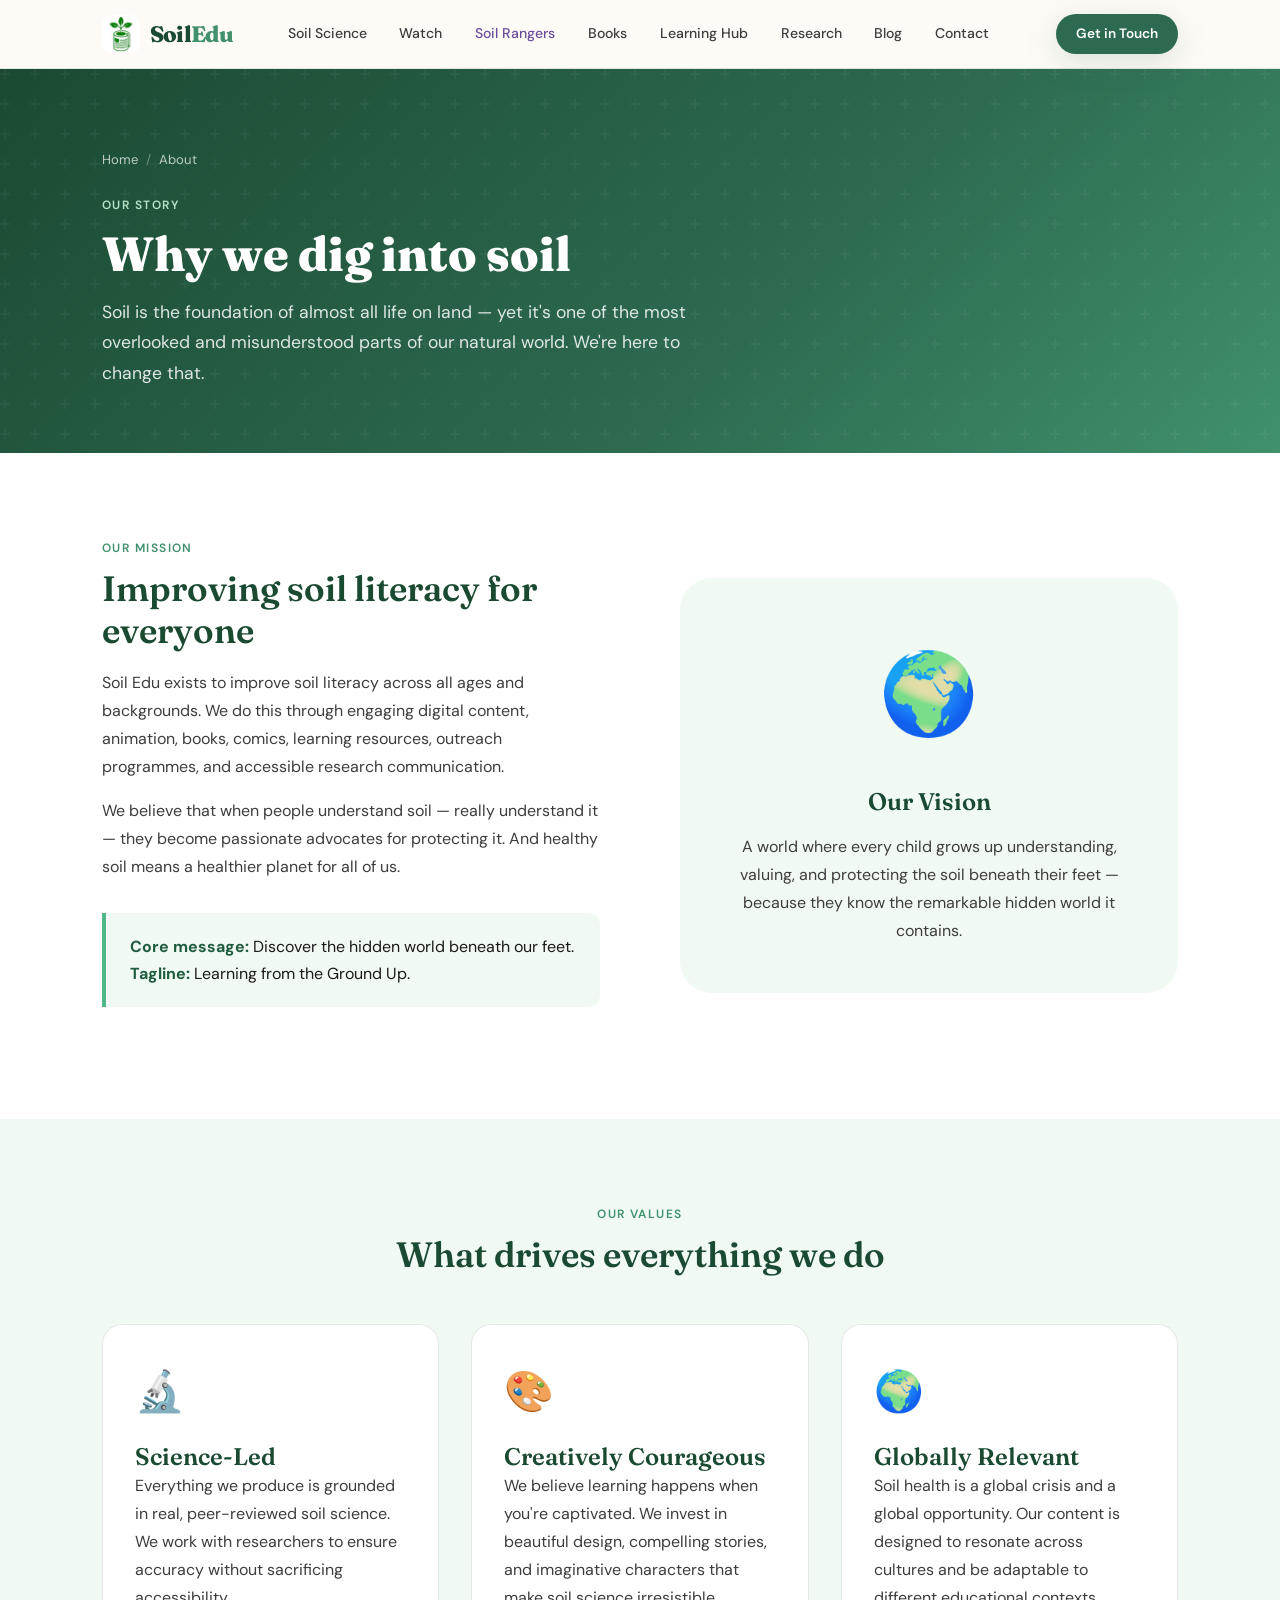
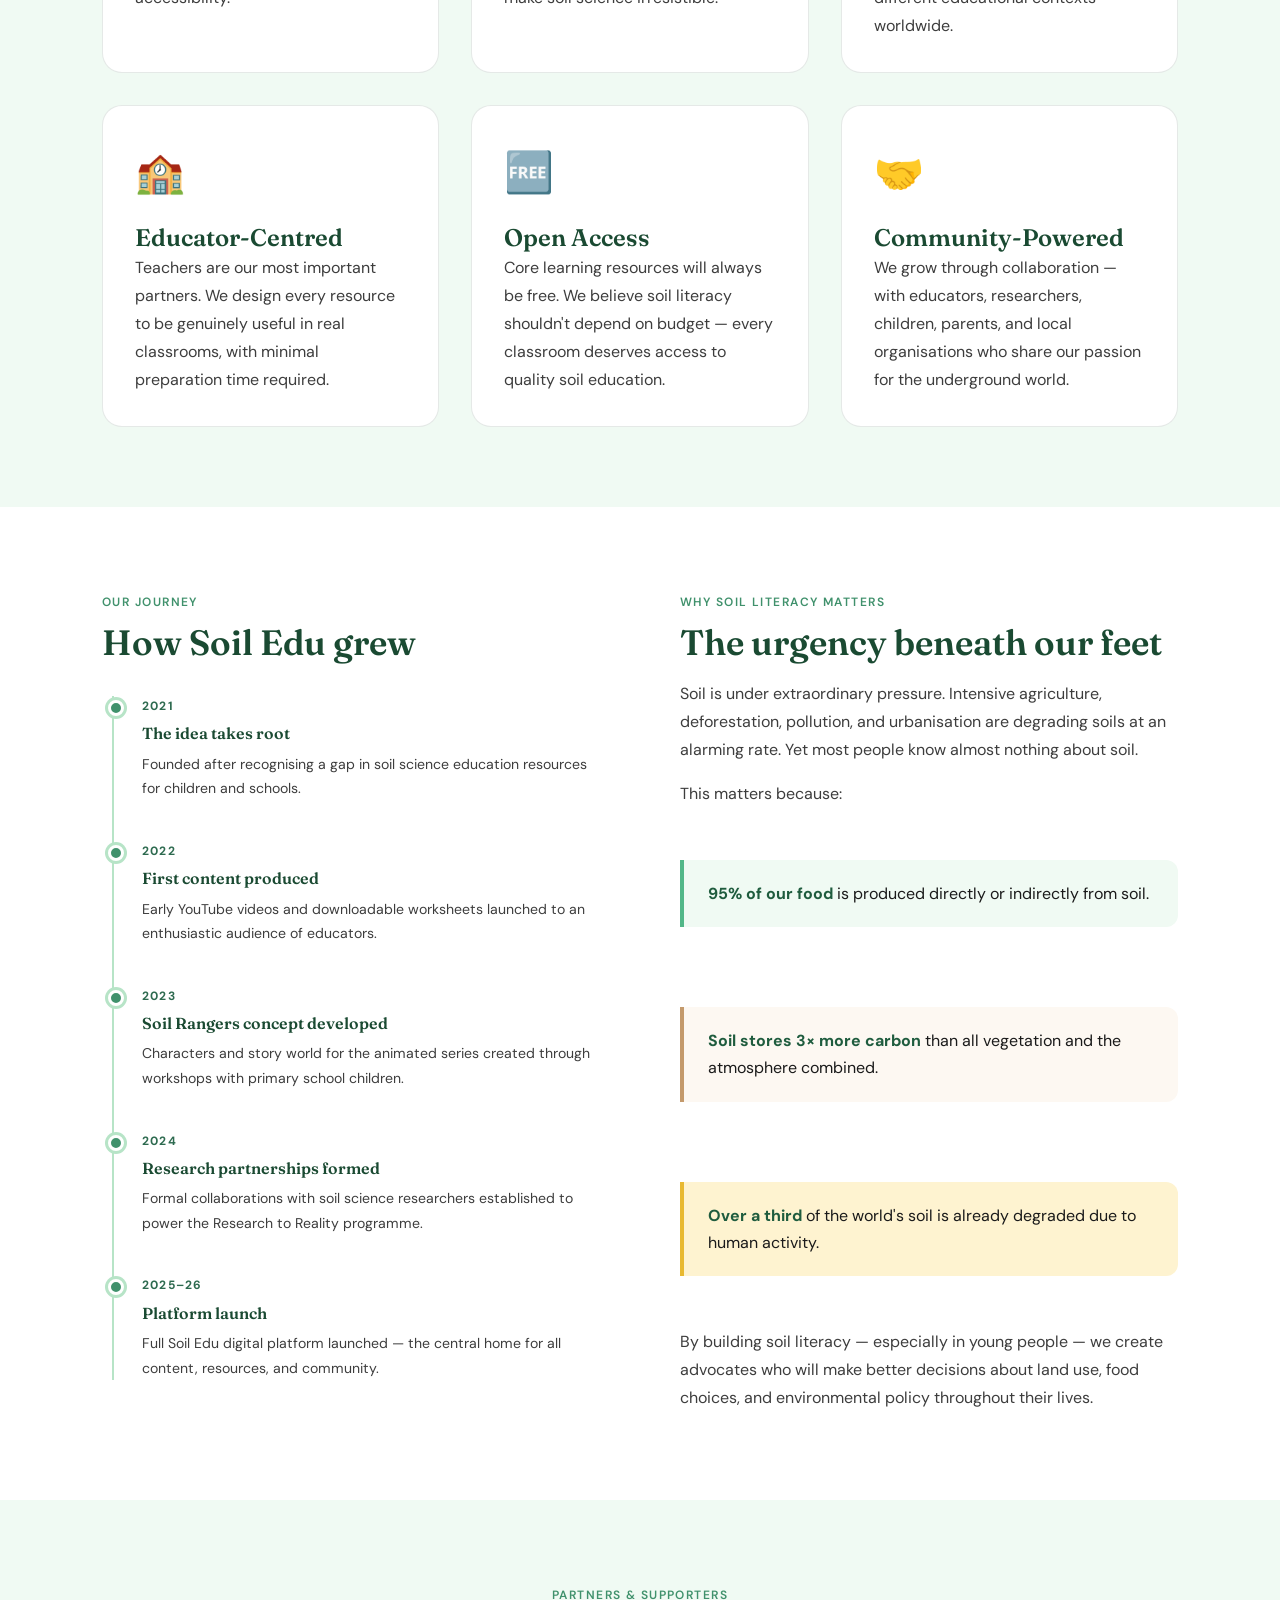
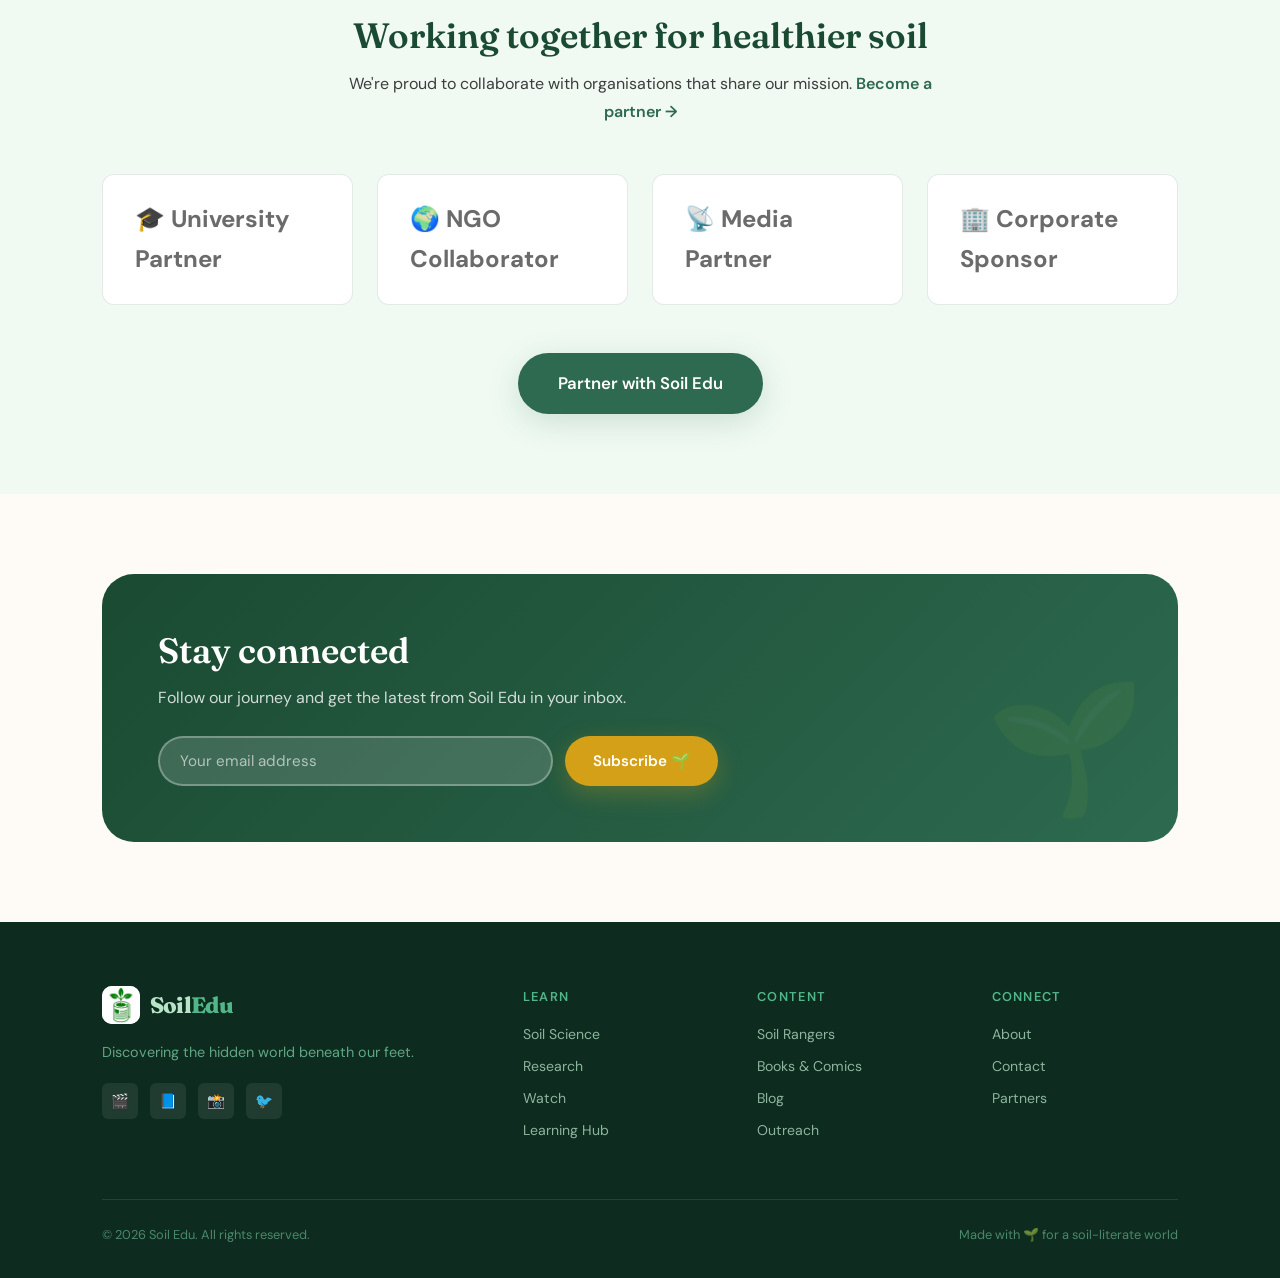
<file: pages/about.html>
<!DOCTYPE html>
<html lang="en">
<head>
<meta charset="UTF-8">
<meta name="viewport" content="width=device-width, initial-scale=1.0">
<title>About — Soil Edu</title>
<link rel="stylesheet" href="../css/style.css">
<link rel="icon" type="image/png" href="../images/favicon.png">
<style>
.value-card { background:var(--white); border-radius:var(--radius-lg); border:1px solid var(--border); padding:2rem; transition:var(--transition); }
.value-card:hover { box-shadow:var(--shadow-md); transform:translateY(-3px); }
.value-icon { font-size:2.5rem; margin-bottom:1rem; display:block; }
.timeline { position:relative; padding-left:2.5rem; }
.timeline::before { content:''; position:absolute; left:10px; top:0; bottom:0; width:2px; background:var(--green-200); }
.timeline-item { position:relative; margin-bottom:2.5rem; }
.timeline-dot { position:absolute; left:-2.1rem; top:4px; width:16px; height:16px; border-radius:50%; background:var(--green-500); border:3px solid var(--white); box-shadow:0 0 0 3px var(--green-200); }
.timeline-year { font-size:0.75rem; font-weight:700; color:var(--green-600); letter-spacing:0.1em; text-transform:uppercase; margin-bottom:0.25rem; }
.timeline-item h4 { color:var(--green-800); font-size:1rem; }
.timeline-item p  { font-size:0.88rem; margin-top:0.25rem; }
.partner-logo { background:var(--white); border-radius:var(--radius-md); border:1px solid var(--border); padding:1.5rem 2rem; display:flex; align-items:center; justify-content:center; font-size:1.5rem; font-weight:700; color:var(--text-muted); transition:var(--transition); }
.partner-logo:hover { border-color:var(--green-300); box-shadow:var(--shadow-sm); }
</style>
</head>
<body>
<nav class="nav">
  <div class="nav-inner">
    <a href="../index.html" class="nav-logo"><div class="nav-logo-mark"><img src="../images/logo-mark.png" alt="Soil Edu logo" width="38" height="38"></div><span class="nav-logo-text">Soil<span>Edu</span></span></a>
    <div class="nav-links">
      <a href="soil-science.html" class="nav-link">Soil Science</a>
      <a href="watch.html" class="nav-link">Watch</a>
      <a href="soil-rangers.html" class="nav-link rangers">Soil Rangers</a>
      <a href="books.html" class="nav-link">Books</a>
      <a href="learning-hub.html" class="nav-link">Learning Hub</a>
      <a href="research.html" class="nav-link">Research</a>
      <a href="blog.html" class="nav-link">Blog</a>
      <a href="contact.html" class="nav-link">Contact</a>
    </div>
    <a href="contact.html" class="btn btn-primary btn-sm nav-cta">Get in Touch</a>
    <div class="nav-hamburger"><span></span><span></span><span></span></div>
  </div>
  <div class="nav-mobile">
    <a href="../index.html" class="nav-link">Home</a>
    <a href="soil-science.html" class="nav-link">Soil Science</a>
    <a href="soil-rangers.html" class="nav-link">Soil Rangers</a>
    <a href="learning-hub.html" class="nav-link">Learning Hub</a>
    <a href="contact.html" class="nav-link">Contact</a>
  </div>
</nav>

<div class="page-hero">
  <div class="container">
    <nav class="breadcrumb mb-3"><a href="../index.html">Home</a><span class="breadcrumb-sep">/</span><span>About</span></nav>
    <span class="eyebrow">Our story</span>
    <h1>Why we dig into soil</h1>
    <p>Soil is the foundation of almost all life on land — yet it's one of the most overlooked and misunderstood parts of our natural world. We're here to change that.</p>
  </div>
</div>

<section class="section bg-white">
  <div class="container">
    <div class="grid-2" style="gap:5rem;align-items:center">
      <div class="reveal">
        <span class="eyebrow">Our mission</span>
        <h2 style="color:var(--green-800);margin-top:0.5rem">Improving soil literacy for everyone</h2>
        <p style="margin:1rem 0">Soil Edu exists to improve soil literacy across all ages and backgrounds. We do this through engaging digital content, animation, books, comics, learning resources, outreach programmes, and accessible research communication.</p>
        <p>We believe that when people understand soil — really understand it — they become passionate advocates for protecting it. And healthy soil means a healthier planet for all of us.</p>
        <div class="callout" style="margin-top:2rem">
          <strong>Core message:</strong> Discover the hidden world beneath our feet.<br>
          <strong>Tagline:</strong> Learning from the Ground Up.
        </div>
      </div>
      <div class="reveal reveal-delay-2" style="background:var(--green-50);border-radius:var(--radius-xl);padding:3rem;text-align:center">
        <div style="font-size:5rem;margin-bottom:1.5rem">🌍</div>
        <h3 style="color:var(--green-800)">Our Vision</h3>
        <p style="margin-top:1rem">A world where every child grows up understanding, valuing, and protecting the soil beneath their feet — because they know the remarkable hidden world it contains.</p>
      </div>
    </div>
  </div>
</section>

<section class="section" style="background:var(--green-50)">
  <div class="container">
    <div class="section-header center reveal">
      <span class="eyebrow">Our values</span>
      <h2 style="color:var(--green-800)">What drives everything we do</h2>
    </div>
    <div class="grid-3 mt-6">
      <div class="value-card reveal reveal-delay-1">
        <span class="value-icon">🔬</span>
        <h3 style="color:var(--green-800)">Science-Led</h3>
        <p>Everything we produce is grounded in real, peer-reviewed soil science. We work with researchers to ensure accuracy without sacrificing accessibility.</p>
      </div>
      <div class="value-card reveal reveal-delay-2">
        <span class="value-icon">🎨</span>
        <h3 style="color:var(--green-800)">Creatively Courageous</h3>
        <p>We believe learning happens when you're captivated. We invest in beautiful design, compelling stories, and imaginative characters that make soil science irresistible.</p>
      </div>
      <div class="value-card reveal reveal-delay-3">
        <span class="value-icon">🌍</span>
        <h3 style="color:var(--green-800)">Globally Relevant</h3>
        <p>Soil health is a global crisis and a global opportunity. Our content is designed to resonate across cultures and be adaptable to different educational contexts worldwide.</p>
      </div>
      <div class="value-card reveal reveal-delay-1">
        <span class="value-icon">🏫</span>
        <h3 style="color:var(--green-800)">Educator-Centred</h3>
        <p>Teachers are our most important partners. We design every resource to be genuinely useful in real classrooms, with minimal preparation time required.</p>
      </div>
      <div class="value-card reveal reveal-delay-2">
        <span class="value-icon">🆓</span>
        <h3 style="color:var(--green-800)">Open Access</h3>
        <p>Core learning resources will always be free. We believe soil literacy shouldn't depend on budget — every classroom deserves access to quality soil education.</p>
      </div>
      <div class="value-card reveal reveal-delay-3">
        <span class="value-icon">🤝</span>
        <h3 style="color:var(--green-800)">Community-Powered</h3>
        <p>We grow through collaboration — with educators, researchers, children, parents, and local organisations who share our passion for the underground world.</p>
      </div>
    </div>
  </div>
</section>

<section class="section bg-white">
  <div class="container">
    <div class="grid-2" style="gap:5rem">
      <div class="reveal">
        <span class="eyebrow">Our journey</span>
        <h2 style="color:var(--green-800);margin-top:0.5rem">How Soil Edu grew</h2>
        <div class="timeline mt-4">
          <div class="timeline-item">
            <div class="timeline-dot"></div>
            <div class="timeline-year">2021</div>
            <h4>The idea takes root</h4>
            <p>Founded after recognising a gap in soil science education resources for children and schools.</p>
          </div>
          <div class="timeline-item">
            <div class="timeline-dot"></div>
            <div class="timeline-year">2022</div>
            <h4>First content produced</h4>
            <p>Early YouTube videos and downloadable worksheets launched to an enthusiastic audience of educators.</p>
          </div>
          <div class="timeline-item">
            <div class="timeline-dot"></div>
            <div class="timeline-year">2023</div>
            <h4>Soil Rangers concept developed</h4>
            <p>Characters and story world for the animated series created through workshops with primary school children.</p>
          </div>
          <div class="timeline-item">
            <div class="timeline-dot"></div>
            <div class="timeline-year">2024</div>
            <h4>Research partnerships formed</h4>
            <p>Formal collaborations with soil science researchers established to power the Research to Reality programme.</p>
          </div>
          <div class="timeline-item">
            <div class="timeline-dot"></div>
            <div class="timeline-year">2025–26</div>
            <h4>Platform launch</h4>
            <p>Full Soil Edu digital platform launched — the central home for all content, resources, and community.</p>
          </div>
        </div>
      </div>
      <div class="reveal reveal-delay-2">
        <span class="eyebrow">Why soil literacy matters</span>
        <h2 style="color:var(--green-800);margin-top:0.5rem">The urgency beneath our feet</h2>
        <p style="margin:1rem 0">Soil is under extraordinary pressure. Intensive agriculture, deforestation, pollution, and urbanisation are degrading soils at an alarming rate. Yet most people know almost nothing about soil.</p>
        <p>This matters because:</p>
        <div style="display:flex;flex-direction:column;gap:1rem;margin:1.25rem 0">
          <div class="callout"><strong>95% of our food</strong> is produced directly or indirectly from soil.</div>
          <div class="callout brown"><strong>Soil stores 3× more carbon</strong> than all vegetation and the atmosphere combined.</div>
          <div class="callout gold"><strong>Over a third</strong> of the world's soil is already degraded due to human activity.</div>
        </div>
        <p>By building soil literacy — especially in young people — we create advocates who will make better decisions about land use, food choices, and environmental policy throughout their lives.</p>
      </div>
    </div>
  </div>
</section>

<section class="section" style="background:var(--green-50)">
  <div class="container">
    <div class="section-header center reveal">
      <span class="eyebrow">Partners & supporters</span>
      <h2 style="color:var(--green-800)">Working together for healthier soil</h2>
      <p>We're proud to collaborate with organisations that share our mission. <a href="contact.html#partners" style="color:var(--green-600);font-weight:600">Become a partner →</a></p>
    </div>
    <div class="grid-4 mt-6">
      <div class="partner-logo reveal reveal-delay-1">🎓 University Partner</div>
      <div class="partner-logo reveal reveal-delay-2">🌍 NGO Collaborator</div>
      <div class="partner-logo reveal reveal-delay-3">📡 Media Partner</div>
      <div class="partner-logo reveal reveal-delay-4">🏢 Corporate Sponsor</div>
    </div>
    <div style="text-align:center;margin-top:3rem" class="reveal">
      <a href="contact.html" class="btn btn-primary btn-lg">Partner with Soil Edu</a>
    </div>
  </div>
</section>

<section class="section">
  <div class="container">
    <div class="newsletter-section reveal">
      <div style="max-width:560px">
        <h2 style="color:white">Stay connected</h2>
        <p style="color:rgba(255,255,255,0.8);margin-top:0.75rem">Follow our journey and get the latest from Soil Edu in your inbox.</p>
        <form class="newsletter-form" onsubmit="return false">
          <input type="email" placeholder="Your email address" class="newsletter-input" required>
          <button type="submit" class="btn btn-gold">Subscribe 🌱</button>
        </form>
      </div>
    </div>
  </div>
</section>

<footer class="footer">
  <div class="container">
    <div class="footer-grid">
      <div class="footer-brand">
        <div class="nav-logo"><div class="nav-logo-mark"><img src="../images/logo-mark.png" alt="Soil Edu logo" width="38" height="38"></div><span class="nav-logo-text" style="color:var(--green-200)">Soil<span style="color:var(--green-400)">Edu</span></span></div>
        <p>Discovering the hidden world beneath our feet.</p>
        <div class="footer-socials"><a href="#" class="footer-social">🎬</a><a href="#" class="footer-social">📘</a><a href="#" class="footer-social">📸</a><a href="#" class="footer-social">🐦</a></div>
      </div>
      <div class="footer-col"><h5>Learn</h5><a href="soil-science.html">Soil Science</a><a href="research.html">Research</a><a href="watch.html">Watch</a><a href="learning-hub.html">Learning Hub</a></div>
      <div class="footer-col"><h5>Content</h5><a href="soil-rangers.html">Soil Rangers</a><a href="books.html">Books & Comics</a><a href="blog.html">Blog</a><a href="outreach.html">Outreach</a></div>
      <div class="footer-col"><h5>Connect</h5><a href="about.html">About</a><a href="contact.html">Contact</a><a href="contact.html#partners">Partners</a></div>
    </div>
    <div class="footer-bottom"><span>© 2026 Soil Edu. All rights reserved.</span><span>Made with 🌱 for a soil-literate world</span></div>
  </div>
</footer>
<script src="../js/main.js"></script>
</body>
</html>
</file>
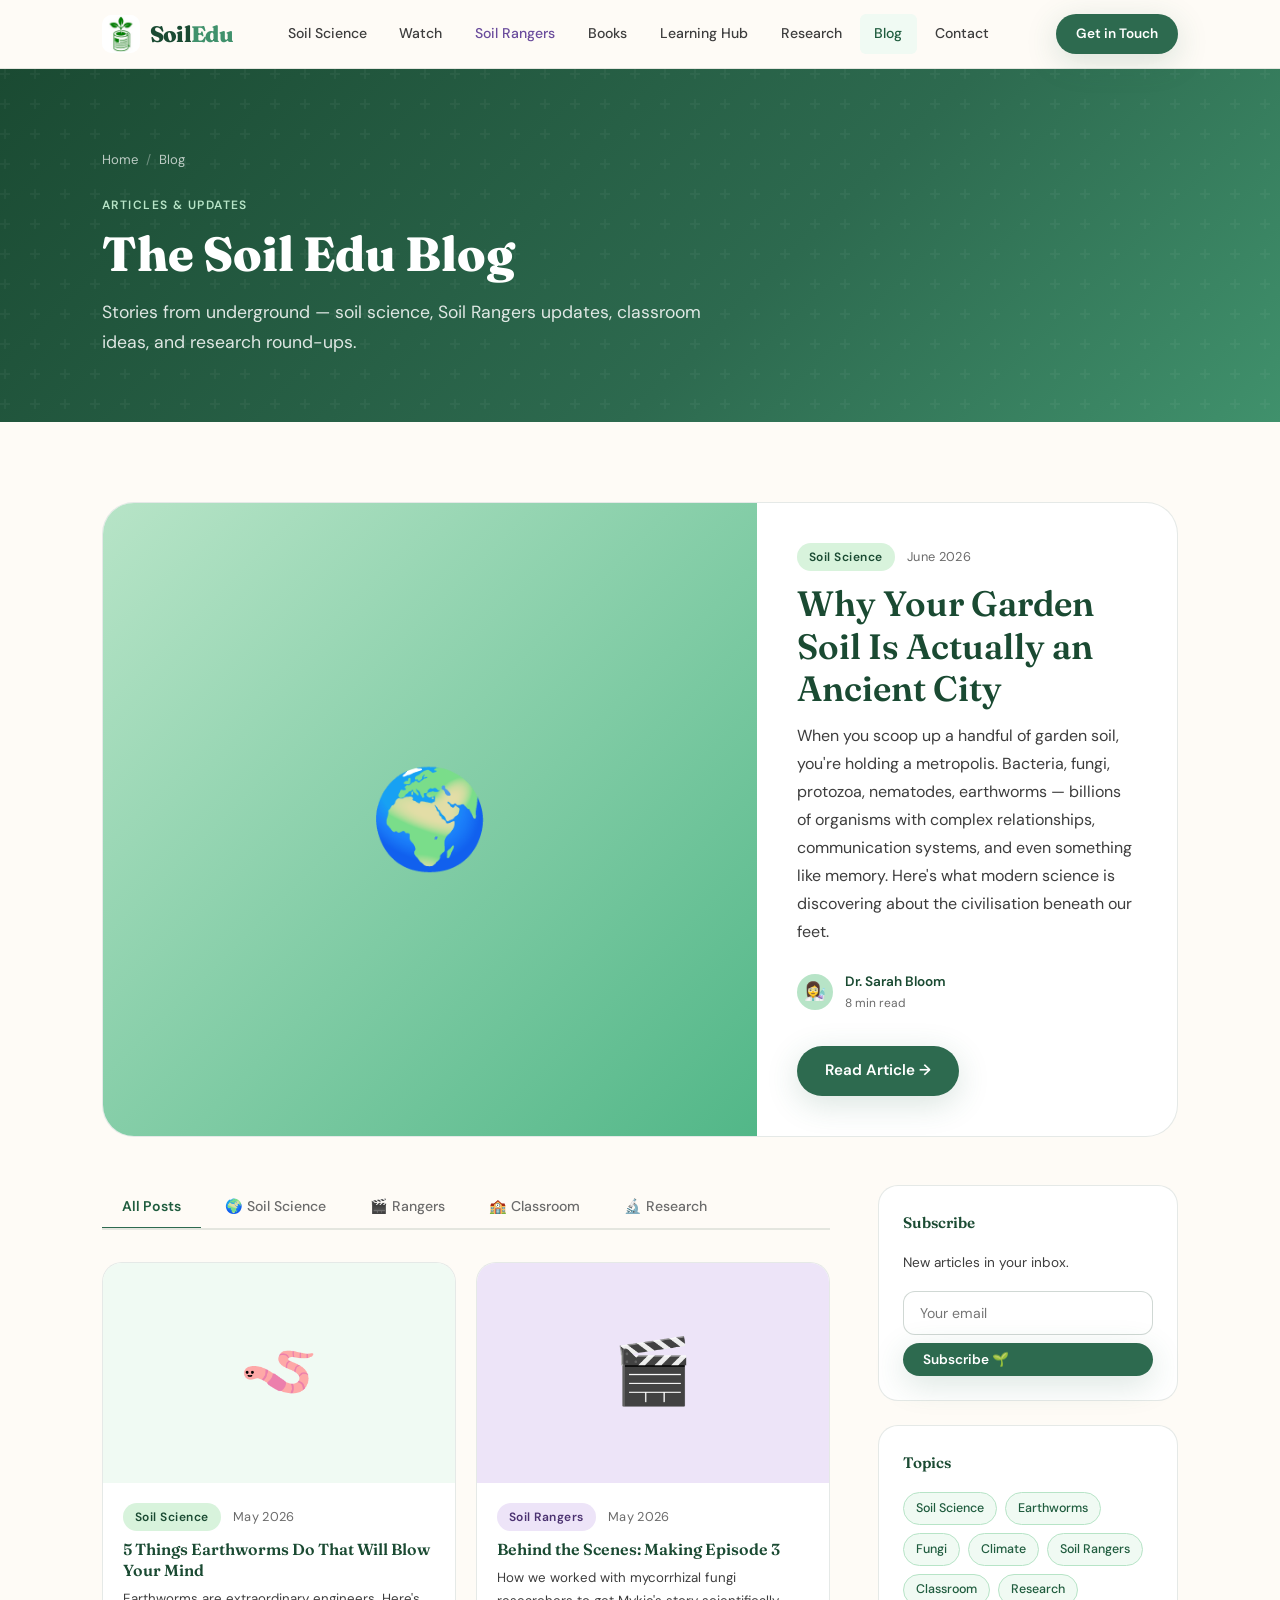
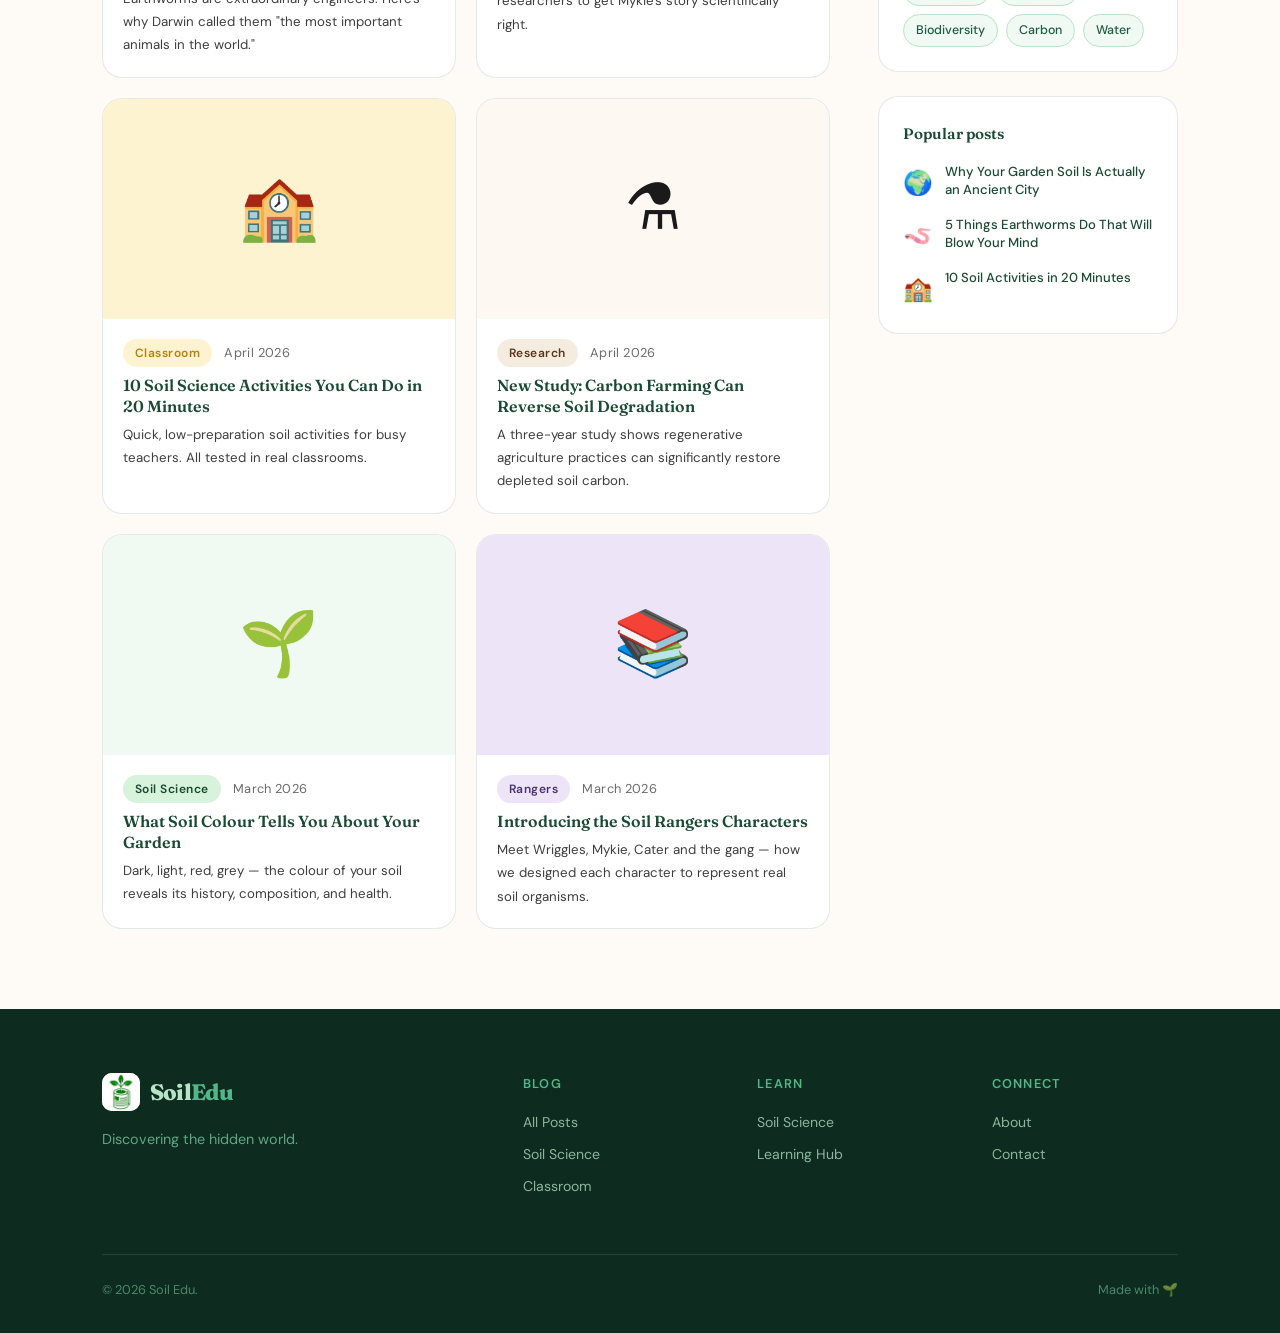
<file: pages/blog.html>
<!DOCTYPE html>
<html lang="en">
<head>
<meta charset="UTF-8"><meta name="viewport" content="width=device-width, initial-scale=1.0">
<title>Blog — Soil Edu</title>
<link rel="stylesheet" href="../css/style.css">
<link rel="icon" type="image/png" href="../images/favicon.png">
<style>
.blog-hero-card{background:var(--white);border-radius:var(--radius-xl);border:1px solid var(--border);overflow:hidden;display:grid;grid-template-columns:1fr 420px;margin-bottom:3rem}
.blog-hero-img{background:linear-gradient(135deg,#b7e4c7,#52b788);display:flex;align-items:center;justify-content:center;font-size:6rem;min-height:320px}
.blog-hero-content{padding:2.5rem}
.blog-card{background:var(--white);border:1px solid var(--border);border-radius:var(--radius-lg);overflow:hidden;transition:var(--transition)}
.blog-card:hover{box-shadow:var(--shadow-md);transform:translateY(-4px)}
.blog-img{height:180px;display:flex;align-items:center;justify-content:center;font-size:3.5rem}
.blog-body{padding:1.25rem}
.blog-body h3{font-size:1rem;color:var(--green-800);margin-bottom:0.4rem}
.blog-body p{font-size:0.83rem}
.sidebar-widget{background:var(--white);border:1px solid var(--border);border-radius:var(--radius-lg);padding:1.5rem;margin-bottom:1.5rem}
.sidebar-widget h4{color:var(--green-800);margin-bottom:1rem;font-size:0.95rem}
.tag-cloud{display:flex;gap:0.5rem;flex-wrap:wrap}
.tag{padding:0.3rem 0.75rem;background:var(--green-50);border-radius:var(--radius-pill);font-size:0.78rem;color:var(--green-700);font-weight:500;cursor:pointer;transition:var(--transition);border:1px solid var(--green-200)}
.tag:hover{background:var(--green-600);color:white;border-color:var(--green-600)}
@media(max-width:768px){.blog-hero-card{grid-template-columns:1fr}}
</style>
</head>
<body>
<nav class="nav">
  <div class="nav-inner">
    <a href="../index.html" class="nav-logo"><div class="nav-logo-mark"><img src="../images/logo-mark.png" alt="Soil Edu logo" width="38" height="38"></div><span class="nav-logo-text">Soil<span>Edu</span></span></a>
    <div class="nav-links"><a href="soil-science.html" class="nav-link">Soil Science</a><a href="watch.html" class="nav-link">Watch</a><a href="soil-rangers.html" class="nav-link rangers">Soil Rangers</a><a href="books.html" class="nav-link">Books</a><a href="learning-hub.html" class="nav-link">Learning Hub</a><a href="research.html" class="nav-link">Research</a><a href="blog.html" class="nav-link active">Blog</a><a href="contact.html" class="nav-link">Contact</a></div>
    <a href="contact.html" class="btn btn-primary btn-sm nav-cta">Get in Touch</a>
    <div class="nav-hamburger"><span></span><span></span><span></span></div>
  </div>
  <div class="nav-mobile"><a href="../index.html" class="nav-link">Home</a><a href="blog.html" class="nav-link">Blog</a></div>
</nav>
<div class="page-hero">
  <div class="container">
    <nav class="breadcrumb mb-3"><a href="../index.html">Home</a><span class="breadcrumb-sep">/</span><span>Blog</span></nav>
    <span class="eyebrow">Articles & Updates</span>
    <h1>The Soil Edu Blog</h1>
    <p>Stories from underground — soil science, Soil Rangers updates, classroom ideas, and research round-ups.</p>
  </div>
</div>
<section class="section">
  <div class="container">
    <div class="blog-hero-card reveal">
      <div class="blog-hero-img">🌍</div>
      <div class="blog-hero-content">
        <div class="blog-meta"><span class="badge badge-green">Soil Science</span><span class="caption">June 2026</span></div>
        <h2 style="color:var(--green-800);margin:0.75rem 0">Why Your Garden Soil Is Actually an Ancient City</h2>
        <p>When you scoop up a handful of garden soil, you're holding a metropolis. Bacteria, fungi, protozoa, nematodes, earthworms — billions of organisms with complex relationships, communication systems, and even something like memory. Here's what modern science is discovering about the civilisation beneath our feet.</p>
        <div style="display:flex;align-items:center;gap:0.75rem;margin-top:1.5rem">
          <div style="width:36px;height:36px;background:var(--green-200);border-radius:50%;display:flex;align-items:center;justify-content:center;font-size:1.1rem">👩‍🔬</div>
          <div><div style="font-size:0.85rem;font-weight:600;color:var(--green-800)">Dr. Sarah Bloom</div><div style="font-size:0.75rem;color:var(--text-muted)">8 min read</div></div>
        </div>
        <a href="#" class="btn btn-primary mt-4">Read Article →</a>
      </div>
    </div>

    <div style="display:grid;grid-template-columns:1fr 300px;gap:3rem;align-items:start">
      <div>
        <div class="tabs-container">
          <div class="tabs">
            <button class="tab-btn active" data-tab="blog-all">All Posts</button>
            <button class="tab-btn" data-tab="blog-science">🌍 Soil Science</button>
            <button class="tab-btn" data-tab="blog-rangers">🎬 Rangers</button>
            <button class="tab-btn" data-tab="blog-classroom">🏫 Classroom</button>
            <button class="tab-btn" data-tab="blog-research">🔬 Research</button>
          </div>
          <div id="blog-all" class="tab-panel active">
            <div class="grid-2" style="gap:1.25rem">
              <div class="blog-card reveal reveal-delay-1"><div class="blog-img" style="background:var(--green-50)">🪱</div><div class="blog-body"><div class="blog-meta"><span class="badge badge-green">Soil Science</span><span class="caption">May 2026</span></div><h3><a href="#">5 Things Earthworms Do That Will Blow Your Mind</a></h3><p>Earthworms are extraordinary engineers. Here's why Darwin called them "the most important animals in the world."</p></div></div>
              <div class="blog-card reveal reveal-delay-2"><div class="blog-img" style="background:var(--purple-100)">🎬</div><div class="blog-body"><div class="blog-meta"><span class="badge badge-purple">Soil Rangers</span><span class="caption">May 2026</span></div><h3><a href="#">Behind the Scenes: Making Episode 3</a></h3><p>How we worked with mycorrhizal fungi researchers to get Mykie's story scientifically right.</p></div></div>
              <div class="blog-card reveal reveal-delay-3"><div class="blog-img" style="background:var(--gold-100)">🏫</div><div class="blog-body"><div class="blog-meta"><span class="badge badge-gold">Classroom</span><span class="caption">April 2026</span></div><h3><a href="#">10 Soil Science Activities You Can Do in 20 Minutes</a></h3><p>Quick, low-preparation soil activities for busy teachers. All tested in real classrooms.</p></div></div>
              <div class="blog-card reveal reveal-delay-4"><div class="blog-img" style="background:var(--brown-50)">⚗️</div><div class="blog-body"><div class="blog-meta"><span class="badge badge-brown">Research</span><span class="caption">April 2026</span></div><h3><a href="#">New Study: Carbon Farming Can Reverse Soil Degradation</a></h3><p>A three-year study shows regenerative agriculture practices can significantly restore depleted soil carbon.</p></div></div>
              <div class="blog-card reveal reveal-delay-1"><div class="blog-img" style="background:var(--green-50)">🌱</div><div class="blog-body"><div class="blog-meta"><span class="badge badge-green">Soil Science</span><span class="caption">March 2026</span></div><h3><a href="#">What Soil Colour Tells You About Your Garden</a></h3><p>Dark, light, red, grey — the colour of your soil reveals its history, composition, and health.</p></div></div>
              <div class="blog-card reveal reveal-delay-2"><div class="blog-img" style="background:var(--purple-100)">📚</div><div class="blog-body"><div class="blog-meta"><span class="badge badge-purple">Rangers</span><span class="caption">March 2026</span></div><h3><a href="#">Introducing the Soil Rangers Characters</a></h3><p>Meet Wriggles, Mykie, Cater and the gang — how we designed each character to represent real soil organisms.</p></div></div>
            </div>
          </div>
          <div id="blog-science" class="tab-panel"><div class="grid-2" style="gap:1.25rem"><div class="blog-card"><div class="blog-img" style="background:var(--green-50)">🪱</div><div class="blog-body"><div class="blog-meta"><span class="badge badge-green">Soil Science</span></div><h3><a href="#">5 Things Earthworms Do That Will Blow Your Mind</a></h3></div></div><div class="blog-card"><div class="blog-img" style="background:var(--green-50)">🌱</div><div class="blog-body"><div class="blog-meta"><span class="badge badge-green">Soil Science</span></div><h3><a href="#">What Soil Colour Tells You</a></h3></div></div></div></div>
          <div id="blog-rangers" class="tab-panel"><div class="grid-2" style="gap:1.25rem"><div class="blog-card"><div class="blog-img" style="background:var(--purple-100)">🎬</div><div class="blog-body"><div class="blog-meta"><span class="badge badge-purple">Rangers</span></div><h3><a href="#">Behind the Scenes: Episode 3</a></h3></div></div></div></div>
          <div id="blog-classroom" class="tab-panel"><div class="grid-2" style="gap:1.25rem"><div class="blog-card"><div class="blog-img" style="background:var(--gold-100)">🏫</div><div class="blog-body"><div class="blog-meta"><span class="badge badge-gold">Classroom</span></div><h3><a href="#">10 Soil Activities in 20 Minutes</a></h3></div></div></div></div>
          <div id="blog-research" class="tab-panel"><div class="grid-2" style="gap:1.25rem"><div class="blog-card"><div class="blog-img" style="background:var(--brown-50)">⚗️</div><div class="blog-body"><div class="blog-meta"><span class="badge badge-brown">Research</span></div><h3><a href="#">Carbon Farming Reverses Soil Degradation</a></h3></div></div></div></div>
        </div>
      </div>

      <aside>
        <div class="sidebar-widget">
          <h4>Subscribe</h4>
          <p style="font-size:0.85rem;margin-bottom:1rem">New articles in your inbox.</p>
          <form onsubmit="return false" style="display:flex;flex-direction:column;gap:0.5rem">
            <input type="email" placeholder="Your email" class="form-input" style="font-size:0.88rem">
            <button class="btn btn-primary btn-sm">Subscribe 🌱</button>
          </form>
        </div>
        <div class="sidebar-widget">
          <h4>Topics</h4>
          <div class="tag-cloud">
            <span class="tag">Soil Science</span><span class="tag">Earthworms</span><span class="tag">Fungi</span><span class="tag">Climate</span><span class="tag">Soil Rangers</span><span class="tag">Classroom</span><span class="tag">Research</span><span class="tag">Biodiversity</span><span class="tag">Carbon</span><span class="tag">Water</span>
          </div>
        </div>
        <div class="sidebar-widget">
          <h4>Popular posts</h4>
          <div style="display:flex;flex-direction:column;gap:0.75rem">
            <a href="#" style="display:flex;gap:0.75rem;align-items:flex-start"><span style="font-size:1.5rem;flex-shrink:0">🌍</span><span style="font-size:0.82rem;color:var(--green-800);font-weight:500;line-height:1.4">Why Your Garden Soil Is Actually an Ancient City</span></a>
            <a href="#" style="display:flex;gap:0.75rem;align-items:flex-start"><span style="font-size:1.5rem;flex-shrink:0">🪱</span><span style="font-size:0.82rem;color:var(--green-800);font-weight:500;line-height:1.4">5 Things Earthworms Do That Will Blow Your Mind</span></a>
            <a href="#" style="display:flex;gap:0.75rem;align-items:flex-start"><span style="font-size:1.5rem;flex-shrink:0">🏫</span><span style="font-size:0.82rem;color:var(--green-800);font-weight:500;line-height:1.4">10 Soil Activities in 20 Minutes</span></a>
          </div>
        </div>
      </aside>
    </div>
  </div>
</section>
<footer class="footer">
  <div class="container">
    <div class="footer-grid">
      <div class="footer-brand"><div class="nav-logo"><div class="nav-logo-mark"><img src="../images/logo-mark.png" alt="Soil Edu logo" width="38" height="38"></div><span class="nav-logo-text" style="color:var(--green-200)">Soil<span style="color:var(--green-400)">Edu</span></span></div><p>Discovering the hidden world.</p></div>
      <div class="footer-col"><h5>Blog</h5><a href="blog.html">All Posts</a><a href="blog.html">Soil Science</a><a href="blog.html">Classroom</a></div>
      <div class="footer-col"><h5>Learn</h5><a href="soil-science.html">Soil Science</a><a href="learning-hub.html">Learning Hub</a></div>
      <div class="footer-col"><h5>Connect</h5><a href="about.html">About</a><a href="contact.html">Contact</a></div>
    </div>
    <div class="footer-bottom"><span>© 2026 Soil Edu.</span><span>Made with 🌱</span></div>
  </div>
</footer>
<script src="../js/main.js"></script>
</body>
</html>
</file>
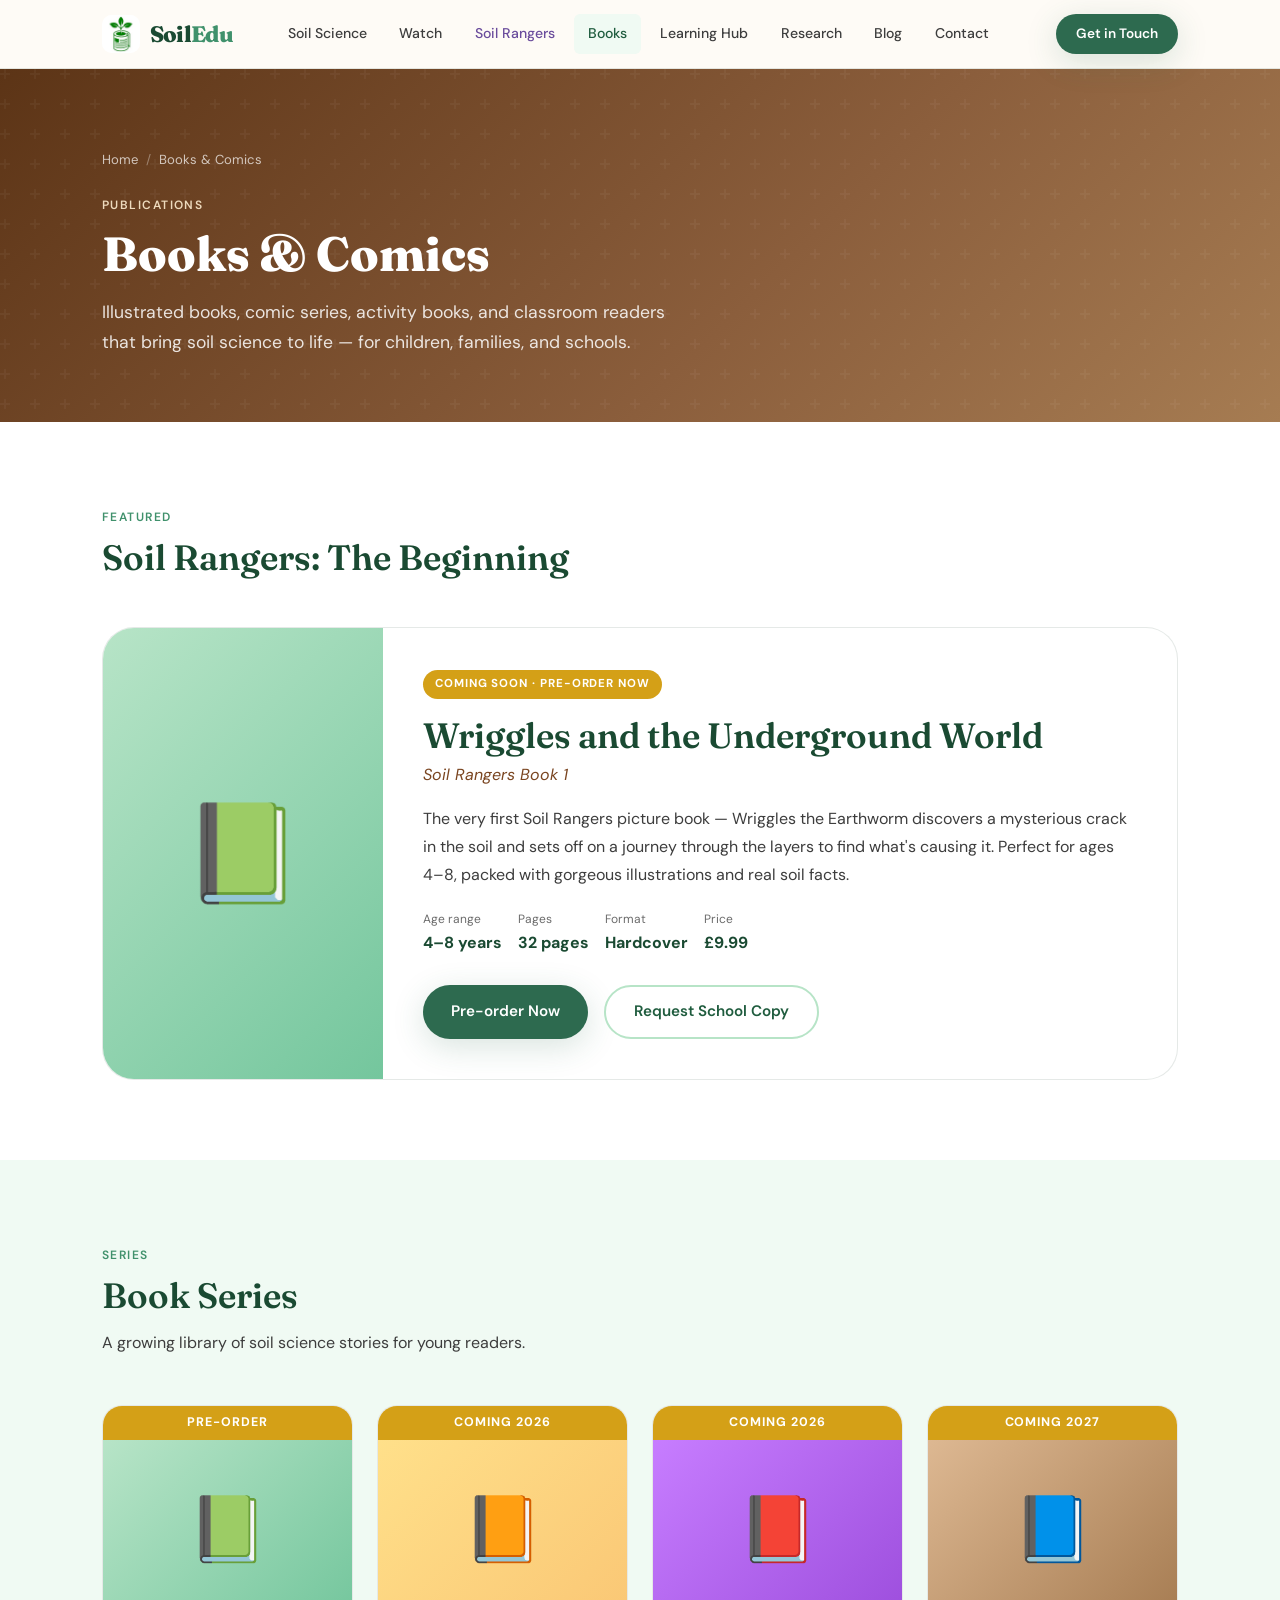
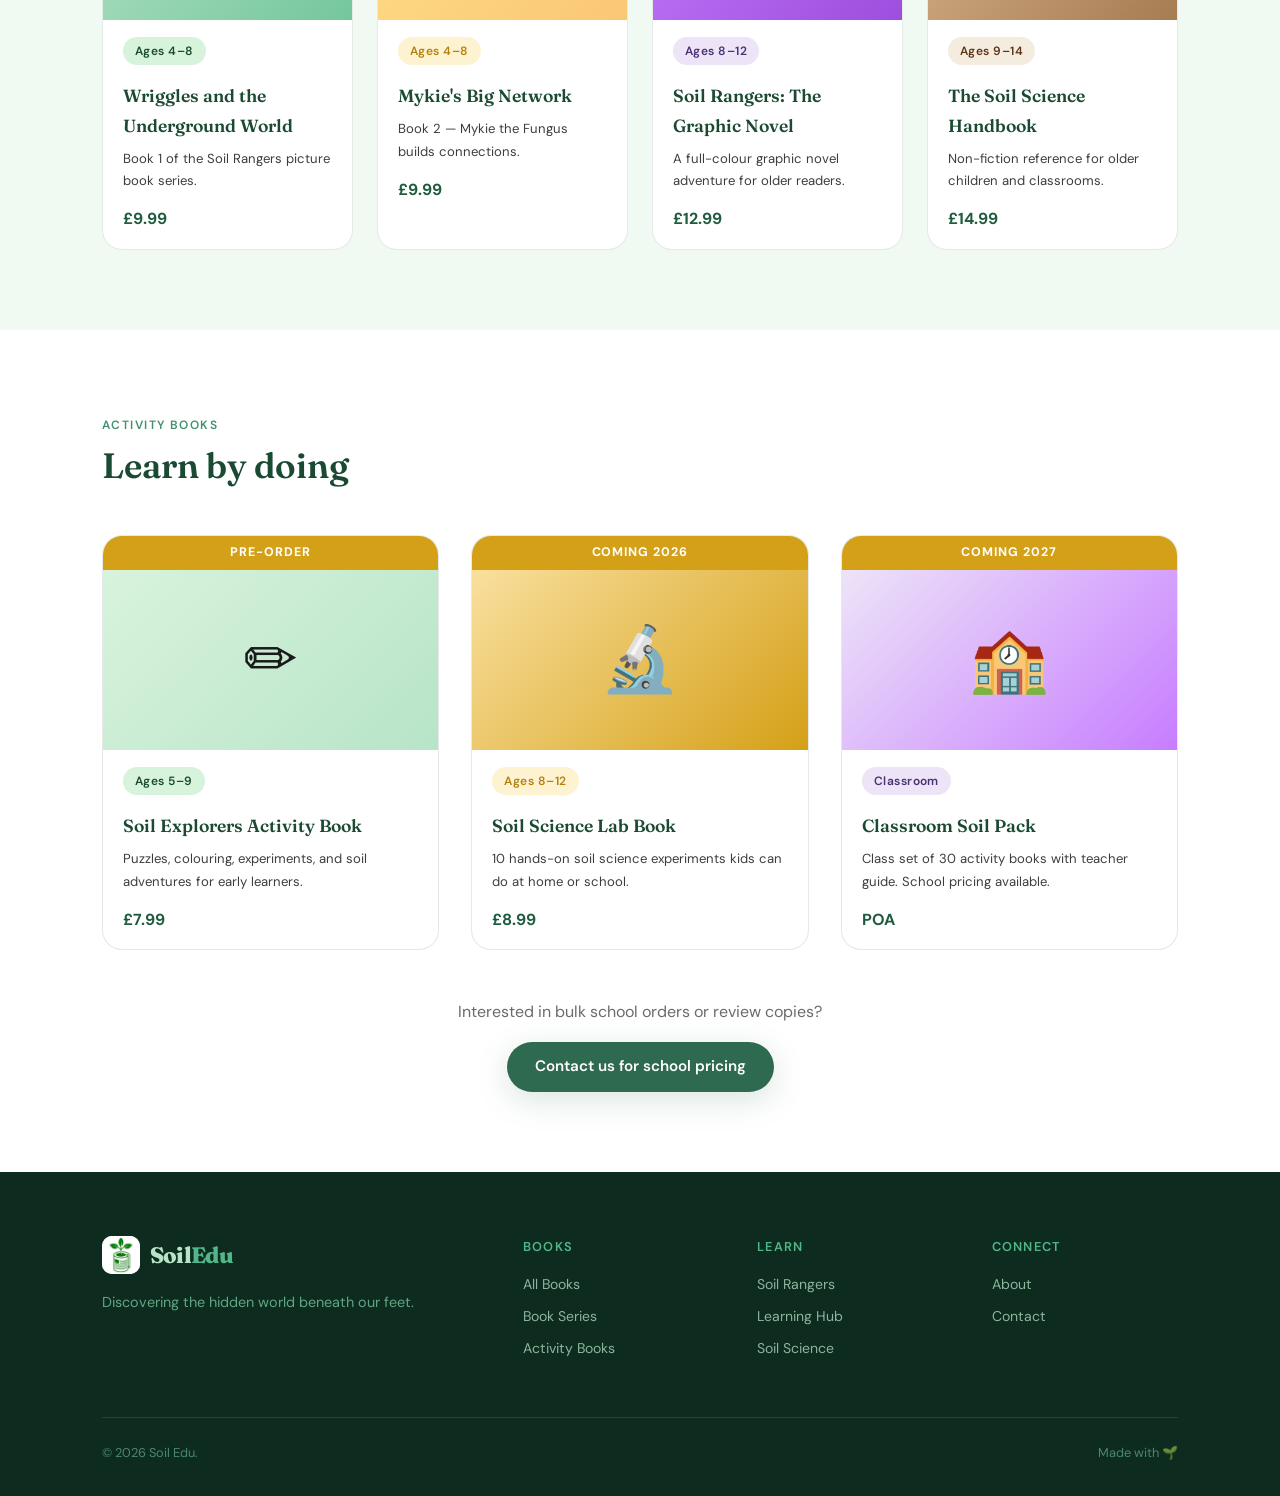
<file: pages/books.html>
<!DOCTYPE html>
<html lang="en">
<head>
<meta charset="UTF-8"><meta name="viewport" content="width=device-width, initial-scale=1.0">
<title>Books & Comics — Soil Edu</title>
<link rel="stylesheet" href="../css/style.css">
<link rel="icon" type="image/png" href="../images/favicon.png">
<style>
.book-hero{background:linear-gradient(135deg,#5c3416 0%,#8b5e3c 60%,#a67c52 100%)}
.book-feature{background:var(--white);border-radius:var(--radius-xl);border:1px solid var(--border);overflow:hidden;display:grid;grid-template-columns:280px 1fr;gap:0}
.book-cover-lg{background:var(--green-200);display:flex;align-items:center;justify-content:center;font-size:6rem;min-height:320px}
.book-details{padding:2.5rem}
.book-mini{background:var(--white);border:1px solid var(--border);border-radius:var(--radius-lg);overflow:hidden;transition:var(--transition)}
.book-mini:hover{box-shadow:var(--shadow-md);transform:translateY(-4px)}
.book-mini-cover{height:180px;display:flex;align-items:center;justify-content:center;font-size:4rem}
.book-mini-info{padding:1rem 1.25rem}
.coming-soon-banner{background:var(--gold-500);color:white;text-align:center;padding:0.4rem;font-size:0.78rem;font-weight:700;letter-spacing:0.08em;text-transform:uppercase}
@media(max-width:640px){.book-feature{grid-template-columns:1fr}.book-cover-lg{min-height:200px}}
</style>
</head>
<body>
<nav class="nav">
  <div class="nav-inner">
    <a href="../index.html" class="nav-logo"><div class="nav-logo-mark"><img src="../images/logo-mark.png" alt="Soil Edu logo" width="38" height="38"></div><span class="nav-logo-text">Soil<span>Edu</span></span></a>
    <div class="nav-links"><a href="soil-science.html" class="nav-link">Soil Science</a><a href="watch.html" class="nav-link">Watch</a><a href="soil-rangers.html" class="nav-link rangers">Soil Rangers</a><a href="books.html" class="nav-link active">Books</a><a href="learning-hub.html" class="nav-link">Learning Hub</a><a href="research.html" class="nav-link">Research</a><a href="blog.html" class="nav-link">Blog</a><a href="contact.html" class="nav-link">Contact</a></div>
    <a href="contact.html" class="btn btn-primary btn-sm nav-cta">Get in Touch</a>
    <div class="nav-hamburger"><span></span><span></span><span></span></div>
  </div>
  <div class="nav-mobile"><a href="../index.html" class="nav-link">Home</a><a href="books.html" class="nav-link">Books</a><a href="learning-hub.html" class="nav-link">Learning Hub</a></div>
</nav>

<div class="page-hero book-hero">
  <div class="container">
    <nav class="breadcrumb mb-3"><a href="../index.html">Home</a><span class="breadcrumb-sep">/</span><span>Books & Comics</span></nav>
    <span class="eyebrow" style="color:var(--brown-200)">Publications</span>
    <h1>Books & Comics</h1>
    <p>Illustrated books, comic series, activity books, and classroom readers that bring soil science to life — for children, families, and schools.</p>
  </div>
</div>

<section class="section bg-white">
  <div class="container">
    <div class="section-header reveal">
      <span class="eyebrow">Featured</span>
      <h2 style="color:var(--green-800)">Soil Rangers: The Beginning</h2>
    </div>
    <div class="book-feature reveal">
      <div class="book-cover-lg" style="background:linear-gradient(135deg,#b7e4c7,#74c69d)">📗</div>
      <div class="book-details">
        <div class="coming-soon-banner" style="background:var(--gold-500);color:white;padding:0.3rem 0.75rem;border-radius:var(--radius-pill);font-size:0.72rem;display:inline-block;margin-bottom:1rem">Coming Soon · Pre-order Now</div>
        <h2 style="color:var(--green-800)">Wriggles and the Underground World</h2>
        <p style="color:var(--brown-700);font-style:italic;margin:0.25rem 0 1rem">Soil Rangers Book 1</p>
        <p>The very first Soil Rangers picture book — Wriggles the Earthworm discovers a mysterious crack in the soil and sets off on a journey through the layers to find what's causing it. Perfect for ages 4–8, packed with gorgeous illustrations and real soil facts.</p>
        <div style="display:flex;gap:1rem;margin-top:1.25rem;flex-wrap:wrap">
          <div><div style="font-size:0.75rem;color:var(--text-muted)">Age range</div><strong style="color:var(--green-800)">4–8 years</strong></div>
          <div><div style="font-size:0.75rem;color:var(--text-muted)">Pages</div><strong style="color:var(--green-800)">32 pages</strong></div>
          <div><div style="font-size:0.75rem;color:var(--text-muted)">Format</div><strong style="color:var(--green-800)">Hardcover</strong></div>
          <div><div style="font-size:0.75rem;color:var(--text-muted)">Price</div><strong style="color:var(--green-800)">£9.99</strong></div>
        </div>
        <div style="display:flex;gap:1rem;margin-top:1.75rem;flex-wrap:wrap">
          <a href="contact.html" class="btn btn-primary">Pre-order Now</a>
          <a href="contact.html" class="btn btn-secondary">Request School Copy</a>
        </div>
      </div>
    </div>
  </div>
</section>

<section class="section" style="background:var(--green-50)">
  <div class="container">
    <div class="section-header reveal"><span class="eyebrow">Series</span><h2 style="color:var(--green-800)">Book Series</h2><p>A growing library of soil science stories for young readers.</p></div>
    <div class="grid-4 mt-6">
      <div class="book-mini reveal reveal-delay-1"><div class="coming-soon-banner">Pre-order</div><div class="book-mini-cover" style="background:linear-gradient(135deg,#b7e4c7,#74c69d)">📗</div><div class="book-mini-info"><span class="badge badge-green mb-2">Ages 4–8</span><h4 style="color:var(--green-800)">Wriggles and the Underground World</h4><p style="font-size:0.82rem;margin-top:0.4rem">Book 1 of the Soil Rangers picture book series.</p><div style="margin-top:0.75rem;font-weight:700;color:var(--green-700)">£9.99</div></div></div>
      <div class="book-mini reveal reveal-delay-2"><div class="coming-soon-banner">Coming 2026</div><div class="book-mini-cover" style="background:linear-gradient(135deg,#ffe08a,#fac775)">📙</div><div class="book-mini-info"><span class="badge badge-gold mb-2">Ages 4–8</span><h4 style="color:var(--green-800)">Mykie's Big Network</h4><p style="font-size:0.82rem;margin-top:0.4rem">Book 2 — Mykie the Fungus builds connections.</p><div style="margin-top:0.75rem;font-weight:700;color:var(--green-700)">£9.99</div></div></div>
      <div class="book-mini reveal reveal-delay-3"><div class="coming-soon-banner">Coming 2026</div><div class="book-mini-cover" style="background:linear-gradient(135deg,#c77dff,#9d4edd)">📕</div><div class="book-mini-info"><span class="badge badge-purple mb-2">Ages 8–12</span><h4 style="color:var(--green-800)">Soil Rangers: The Graphic Novel</h4><p style="font-size:0.82rem;margin-top:0.4rem">A full-colour graphic novel adventure for older readers.</p><div style="margin-top:0.75rem;font-weight:700;color:var(--green-700)">£12.99</div></div></div>
      <div class="book-mini reveal reveal-delay-4"><div class="coming-soon-banner">Coming 2027</div><div class="book-mini-cover" style="background:linear-gradient(135deg,#ddb892,#a67c52)">📘</div><div class="book-mini-info"><span class="badge badge-brown mb-2">Ages 9–14</span><h4 style="color:var(--green-800)">The Soil Science Handbook</h4><p style="font-size:0.82rem;margin-top:0.4rem">Non-fiction reference for older children and classrooms.</p><div style="margin-top:0.75rem;font-weight:700;color:var(--green-700)">£14.99</div></div></div>
    </div>
  </div>
</section>

<section class="section bg-white">
  <div class="container">
    <div class="section-header reveal"><span class="eyebrow">Activity Books</span><h2 style="color:var(--green-800)">Learn by doing</h2></div>
    <div class="grid-3 mt-6">
      <div class="book-mini reveal reveal-delay-1"><div class="coming-soon-banner">Pre-order</div><div class="book-mini-cover" style="background:linear-gradient(135deg,#d8f3dc,#b7e4c7)">✏️</div><div class="book-mini-info"><span class="badge badge-green mb-2">Ages 5–9</span><h4 style="color:var(--green-800)">Soil Explorers Activity Book</h4><p style="font-size:0.82rem;margin-top:0.4rem">Puzzles, colouring, experiments, and soil adventures for early learners.</p><div style="margin-top:0.75rem;font-weight:700;color:var(--green-700)">£7.99</div></div></div>
      <div class="book-mini reveal reveal-delay-2"><div class="coming-soon-banner">Coming 2026</div><div class="book-mini-cover" style="background:linear-gradient(135deg,#fae09e,#d4a017)">🔬</div><div class="book-mini-info"><span class="badge badge-gold mb-2">Ages 8–12</span><h4 style="color:var(--green-800)">Soil Science Lab Book</h4><p style="font-size:0.82rem;margin-top:0.4rem">10 hands-on soil science experiments kids can do at home or school.</p><div style="margin-top:0.75rem;font-weight:700;color:var(--green-700)">£8.99</div></div></div>
      <div class="book-mini reveal reveal-delay-3"><div class="coming-soon-banner">Coming 2027</div><div class="book-mini-cover" style="background:linear-gradient(135deg,#ede4f8,#c77dff)">🏫</div><div class="book-mini-info"><span class="badge badge-purple mb-2">Classroom</span><h4 style="color:var(--green-800)">Classroom Soil Pack</h4><p style="font-size:0.82rem;margin-top:0.4rem">Class set of 30 activity books with teacher guide. School pricing available.</p><div style="margin-top:0.75rem;font-weight:700;color:var(--green-700)">POA</div></div></div>
    </div>
    <div style="text-align:center;margin-top:3rem" class="reveal">
      <p style="color:var(--text-muted);margin-bottom:1rem">Interested in bulk school orders or review copies?</p>
      <a href="contact.html" class="btn btn-primary">Contact us for school pricing</a>
    </div>
  </div>
</section>

<footer class="footer">
  <div class="container">
    <div class="footer-grid">
      <div class="footer-brand"><div class="nav-logo"><div class="nav-logo-mark"><img src="../images/logo-mark.png" alt="Soil Edu logo" width="38" height="38"></div><span class="nav-logo-text" style="color:var(--green-200)">Soil<span style="color:var(--green-400)">Edu</span></span></div><p>Discovering the hidden world beneath our feet.</p></div>
      <div class="footer-col"><h5>Books</h5><a href="books.html">All Books</a><a href="books.html">Book Series</a><a href="books.html">Activity Books</a></div>
      <div class="footer-col"><h5>Learn</h5><a href="soil-rangers.html">Soil Rangers</a><a href="learning-hub.html">Learning Hub</a><a href="soil-science.html">Soil Science</a></div>
      <div class="footer-col"><h5>Connect</h5><a href="about.html">About</a><a href="contact.html">Contact</a></div>
    </div>
    <div class="footer-bottom"><span>© 2026 Soil Edu.</span><span>Made with 🌱</span></div>
  </div>
</footer>
<script src="../js/main.js"></script>
</body>
</html>
</file>
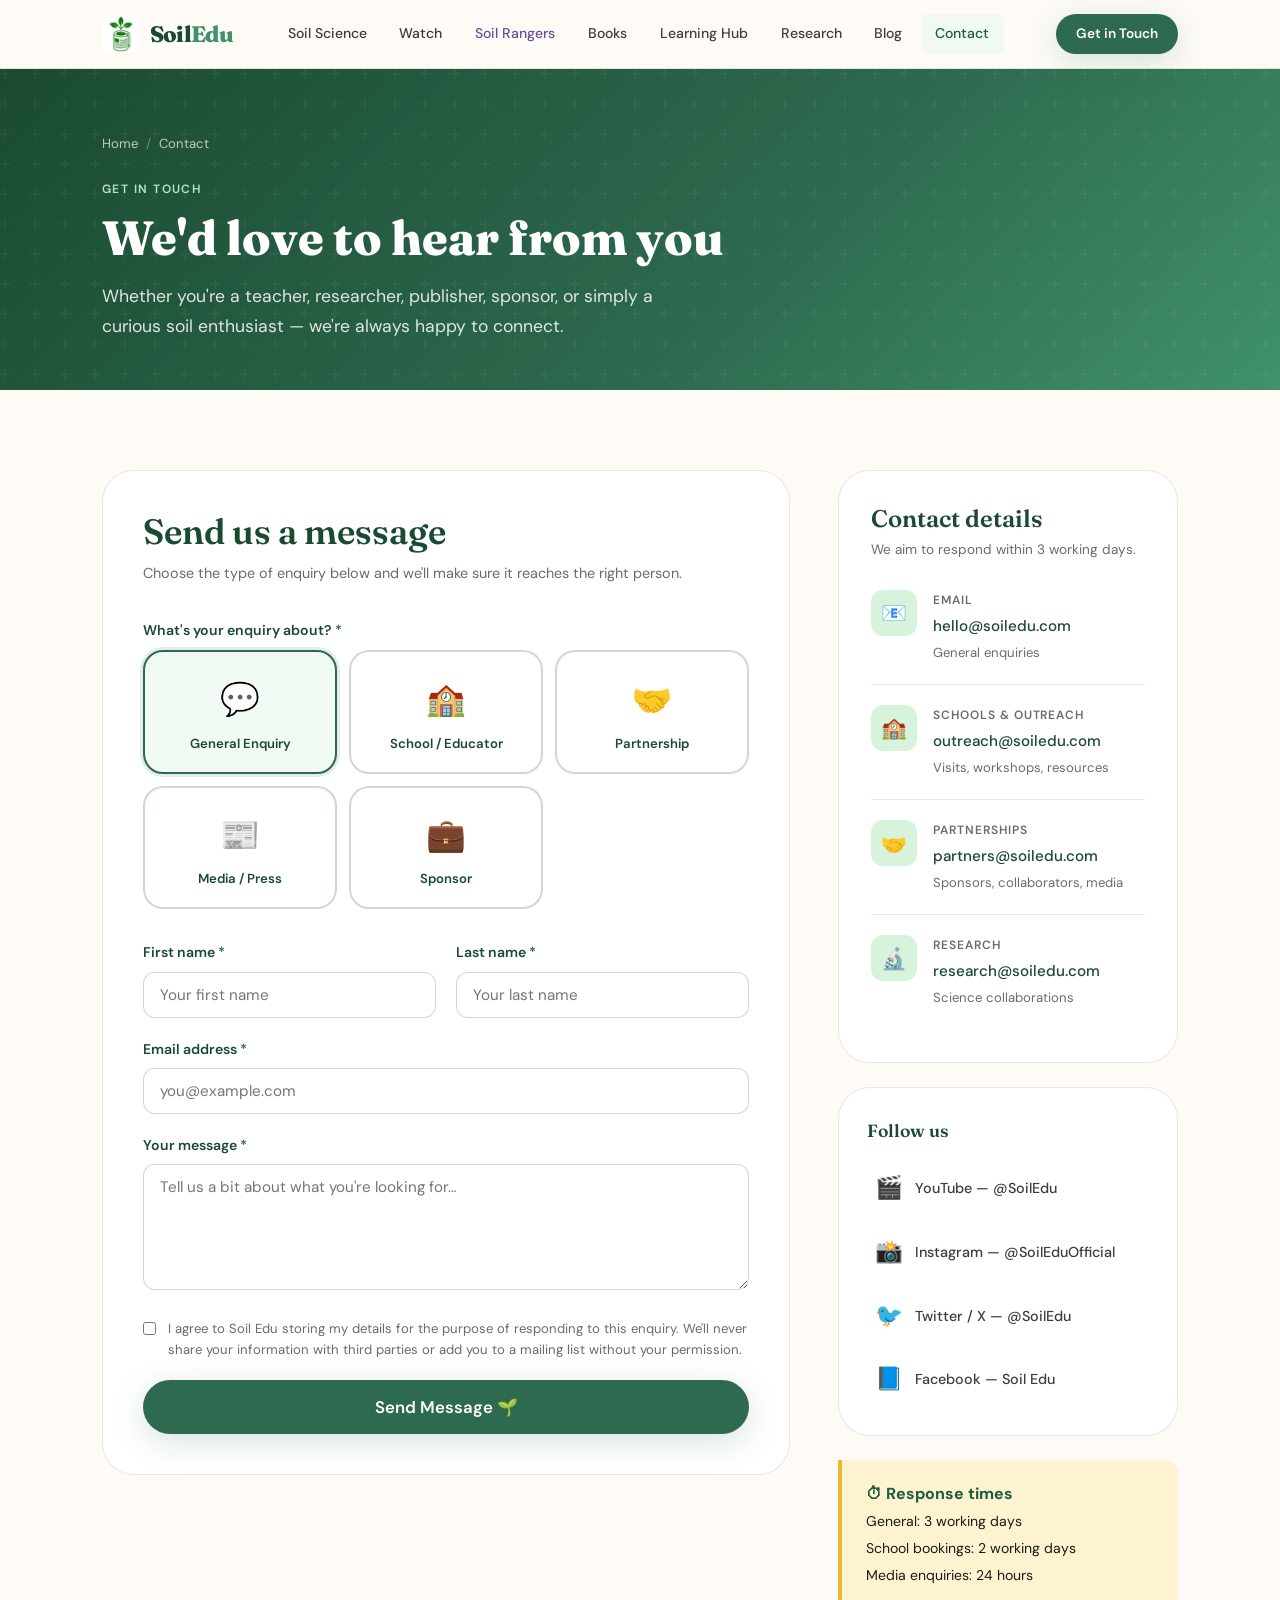
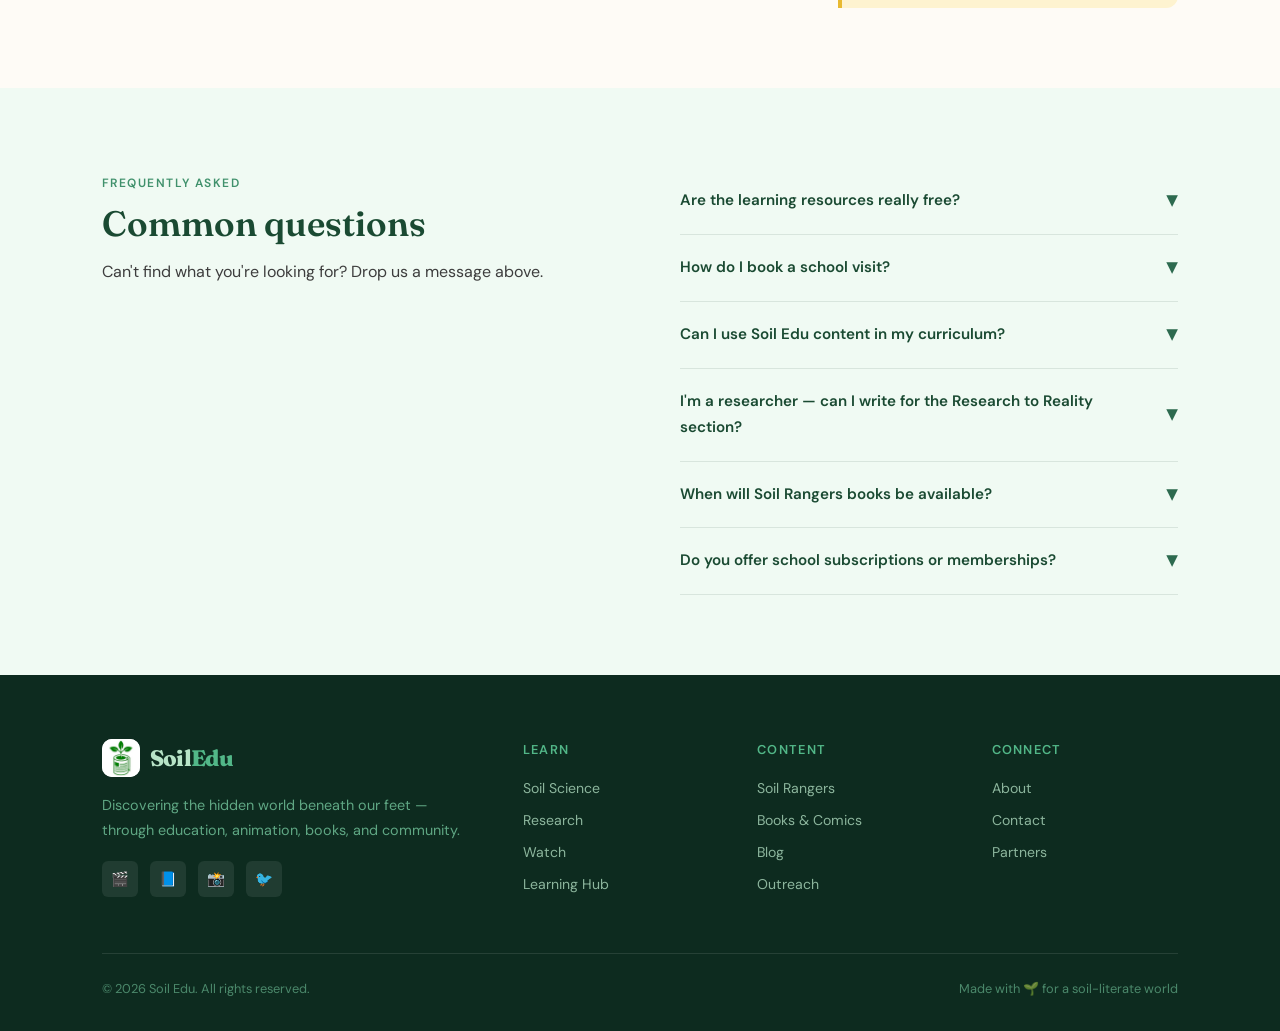
<file: pages/contact.html>
<!DOCTYPE html>
<html lang="en">
<head>
<meta charset="UTF-8">
<meta name="viewport" content="width=device-width, initial-scale=1.0">
<title>Contact — Soil Edu</title>
<link rel="stylesheet" href="../css/style.css">
<link rel="icon" type="image/png" href="../images/favicon.png">
<style>
/* ── CONTACT-SPECIFIC ─── */
.enquiry-selector {
  display: grid;
  grid-template-columns: repeat(auto-fit, minmax(160px, 1fr));
  gap: 0.75rem;
  margin-bottom: 2rem;
}
.enquiry-option {
  border: 2px solid var(--border-mid);
  border-radius: var(--radius-lg);
  padding: 1.25rem 1rem;
  text-align: center;
  cursor: pointer;
  transition: var(--transition);
  background: var(--white);
  position: relative;
}
.enquiry-option input[type="radio"] {
  position: absolute;
  opacity: 0;
  pointer-events: none;
}
.enquiry-option:hover {
  border-color: var(--green-400);
  background: var(--green-50);
}
.enquiry-option.selected {
  border-color: var(--green-600);
  background: var(--green-50);
  box-shadow: 0 0 0 3px rgba(45,106,79,0.12);
}
.enquiry-option .e-icon {
  font-size: 2rem;
  display: block;
  margin-bottom: 0.5rem;
}
.enquiry-option .e-label {
  font-size: 0.82rem;
  font-weight: 600;
  color: var(--green-800);
  display: block;
  line-height: 1.3;
}

.contact-card {
  background: var(--white);
  border: 1px solid var(--border);
  border-radius: var(--radius-xl);
  padding: 2.5rem;
}

.contact-info-item {
  display: flex;
  gap: 1rem;
  align-items: flex-start;
  padding: 1.25rem 0;
  border-bottom: 1px solid var(--border);
}
.contact-info-item:last-child { border-bottom: none; }
.contact-info-icon {
  width: 46px; height: 46px;
  border-radius: var(--radius-md);
  background: var(--green-100);
  display: flex; align-items: center; justify-content: center;
  font-size: 1.3rem; flex-shrink: 0;
}
.contact-info-label { font-size: 0.75rem; color: var(--text-muted); text-transform: uppercase; letter-spacing: 0.08em; font-weight: 600; margin-bottom: 0.2rem; }
.contact-info-value { font-size: 0.95rem; color: var(--green-800); font-weight: 500; }
.contact-info-sub { font-size: 0.82rem; color: var(--text-muted); margin-top: 0.15rem; }

.success-message {
  display: none;
  background: var(--green-50);
  border: 2px solid var(--green-400);
  border-radius: var(--radius-xl);
  padding: 3rem;
  text-align: center;
}
.success-message.visible { display: block; }

.faq-item {
  border-bottom: 1px solid var(--border);
  padding: 1.25rem 0;
}
.faq-question {
  font-weight: 600;
  color: var(--green-800);
  cursor: pointer;
  display: flex;
  justify-content: space-between;
  align-items: center;
  font-size: 0.95rem;
  gap: 1rem;
}
.faq-answer {
  font-size: 0.88rem;
  color: var(--text-mid);
  margin-top: 0.75rem;
  line-height: 1.7;
  display: none;
}
.faq-item.open .faq-answer { display: block; }
.faq-item.open .faq-arrow { transform: rotate(180deg); }
.faq-arrow { transition: var(--transition); flex-shrink: 0; color: var(--green-600); }

/* Dynamic form fields */
.conditional-field { display: none; }
.conditional-field.visible { display: block; }

.form-row { display: grid; grid-template-columns: 1fr 1fr; gap: 1.25rem; }
@media (max-width: 640px) { .form-row { grid-template-columns: 1fr; } }

.form-required::after { content: ' *'; color: var(--green-600); }
</style>
</head>
<body>

<!-- NAV -->
<nav class="nav">
  <div class="nav-inner">
    <a href="../index.html" class="nav-logo">
      <div class="nav-logo-mark"><img src="../images/logo-mark.png" alt="Soil Edu logo" width="38" height="38"></div>
      <span class="nav-logo-text">Soil<span>Edu</span></span>
    </a>
    <div class="nav-links">
      <a href="soil-science.html" class="nav-link">Soil Science</a>
      <a href="watch.html" class="nav-link">Watch</a>
      <a href="soil-rangers.html" class="nav-link rangers">Soil Rangers</a>
      <a href="books.html" class="nav-link">Books</a>
      <a href="learning-hub.html" class="nav-link">Learning Hub</a>
      <a href="research.html" class="nav-link">Research</a>
      <a href="blog.html" class="nav-link">Blog</a>
      <a href="contact.html" class="nav-link active">Contact</a>
    </div>
    <a href="contact.html" class="btn btn-primary btn-sm nav-cta">Get in Touch</a>
    <div class="nav-hamburger"><span></span><span></span><span></span></div>
  </div>
  <div class="nav-mobile">
    <a href="../index.html" class="nav-link">Home</a>
    <a href="soil-science.html" class="nav-link">Soil Science</a>
    <a href="outreach.html" class="nav-link">Outreach</a>
    <a href="contact.html" class="nav-link">Contact</a>
  </div>
</nav>

<!-- PAGE HERO -->
<div class="page-hero" style="padding:4rem 0 3rem;">
  <div class="container">
    <nav class="breadcrumb mb-3">
      <a href="../index.html">Home</a>
      <span class="breadcrumb-sep">/</span>
      <span>Contact</span>
    </nav>
    <span class="eyebrow">Get in touch</span>
    <h1>We'd love to hear from you</h1>
    <p>Whether you're a teacher, researcher, publisher, sponsor, or simply a curious soil enthusiast — we're always happy to connect.</p>
  </div>
</div>

<!-- MAIN CONTACT SECTION -->
<section class="section">
  <div class="container">
    <div style="display:grid;grid-template-columns:1fr 340px;gap:3rem;align-items:start;">

      <!-- FORM SIDE -->
      <div>
        <div class="contact-card reveal">
          <h2 style="color:var(--green-800);margin-bottom:0.5rem;">Send us a message</h2>
          <p style="color:var(--text-muted);font-size:0.9rem;margin-bottom:2rem;">Choose the type of enquiry below and we'll make sure it reaches the right person.</p>

          <!-- Enquiry type selector -->
          <div style="margin-bottom:0.5rem;">
            <label class="form-label form-required">What's your enquiry about?</label>
          </div>
          <div class="enquiry-selector" id="enquiry-selector">
            <label class="enquiry-option selected" onclick="selectType('general', this)">
              <input type="radio" name="enquiry-type" value="general" checked>
              <span class="e-icon">💬</span>
              <span class="e-label">General Enquiry</span>
            </label>
            <label class="enquiry-option" onclick="selectType('school', this)">
              <input type="radio" name="enquiry-type" value="school">
              <span class="e-icon">🏫</span>
              <span class="e-label">School / Educator</span>
            </label>
            <label class="enquiry-option" onclick="selectType('partner', this)">
              <input type="radio" name="enquiry-type" value="partner">
              <span class="e-icon">🤝</span>
              <span class="e-label">Partnership</span>
            </label>
            <label class="enquiry-option" onclick="selectType('media', this)">
              <input type="radio" name="enquiry-type" value="media">
              <span class="e-icon">📰</span>
              <span class="e-label">Media / Press</span>
            </label>
            <label class="enquiry-option" onclick="selectType('sponsor', this)">
              <input type="radio" name="enquiry-type" value="sponsor">
              <span class="e-icon">💼</span>
              <span class="e-label">Sponsor</span>
            </label>
          </div>

          <!-- FORM -->
          <form id="contact-form" onsubmit="submitForm(event)">

            <!-- Always-visible fields -->
            <div class="form-row">
              <div class="form-group">
                <label class="form-label form-required">First name</label>
                <input type="text" class="form-input" placeholder="Your first name" required>
              </div>
              <div class="form-group">
                <label class="form-label form-required">Last name</label>
                <input type="text" class="form-input" placeholder="Your last name" required>
              </div>
            </div>

            <div class="form-group">
              <label class="form-label form-required">Email address</label>
              <input type="email" class="form-input" placeholder="you@example.com" required>
            </div>

            <!-- School-specific fields -->
            <div class="conditional-field" id="fields-school">
              <div class="form-row">
                <div class="form-group">
                  <label class="form-label">School / Organisation name</label>
                  <input type="text" class="form-input" placeholder="e.g. Greenfield Primary School">
                </div>
                <div class="form-group">
                  <label class="form-label">Your role</label>
                  <select class="form-select">
                    <option value="">Select role…</option>
                    <option>Class teacher</option>
                    <option>Science coordinator</option>
                    <option>Head teacher / Principal</option>
                    <option>Teaching assistant</option>
                    <option>Home educator</option>
                    <option>Other</option>
                  </select>
                </div>
              </div>
              <div class="form-row">
                <div class="form-group">
                  <label class="form-label">Year group / Age range</label>
                  <select class="form-select">
                    <option value="">Select…</option>
                    <option>Early Years (3–5)</option>
                    <option>KS1 / Year 1–2 (5–7)</option>
                    <option>KS2 / Year 3–6 (7–11)</option>
                    <option>KS3 / Year 7–9 (11–14)</option>
                    <option>KS4 / Year 10–11 (14–16)</option>
                    <option>Mixed / all ages</option>
                  </select>
                </div>
                <div class="form-group">
                  <label class="form-label">Number of pupils</label>
                  <input type="number" class="form-input" placeholder="e.g. 30" min="1">
                </div>
              </div>
              <div class="form-group">
                <label class="form-label">What type of visit / resource are you interested in?</label>
                <select class="form-select">
                  <option value="">Select…</option>
                  <option>School visit (half-day)</option>
                  <option>School visit (full-day)</option>
                  <option>Online workshop</option>
                  <option>Garden programme (term-long)</option>
                  <option>Downloadable resources</option>
                  <option>Something else</option>
                </select>
              </div>
            </div>

            <!-- Partner-specific fields -->
            <div class="conditional-field" id="fields-partner">
              <div class="form-group">
                <label class="form-label">Organisation name</label>
                <input type="text" class="form-input" placeholder="Your organisation or institution">
              </div>
              <div class="form-group">
                <label class="form-label">Type of partnership you're interested in</label>
                <select class="form-select">
                  <option value="">Select…</option>
                  <option>Research collaboration</option>
                  <option>Media / content partnership</option>
                  <option>Educational partnership</option>
                  <option>NGO / charity collaboration</option>
                  <option>Government / public body</option>
                  <option>Other</option>
                </select>
              </div>
            </div>

            <!-- Media-specific fields -->
            <div class="conditional-field" id="fields-media">
              <div class="form-row">
                <div class="form-group">
                  <label class="form-label">Publication / outlet</label>
                  <input type="text" class="form-input" placeholder="e.g. The Guardian, BBC Science">
                </div>
                <div class="form-group">
                  <label class="form-label">Deadline (if applicable)</label>
                  <input type="date" class="form-input">
                </div>
              </div>
            </div>

            <!-- Sponsor-specific fields -->
            <div class="conditional-field" id="fields-sponsor">
              <div class="form-row">
                <div class="form-group">
                  <label class="form-label">Company name</label>
                  <input type="text" class="form-input" placeholder="Your company">
                </div>
                <div class="form-group">
                  <label class="form-label">Sponsorship budget (approx.)</label>
                  <select class="form-select">
                    <option value="">Select range…</option>
                    <option>£1,000 – £2,500</option>
                    <option>£2,500 – £5,000</option>
                    <option>£5,000 – £10,000</option>
                    <option>£10,000 – £25,000</option>
                    <option>£25,000+</option>
                    <option>Prefer to discuss</option>
                  </select>
                </div>
              </div>
            </div>

            <!-- Always-visible: message -->
            <div class="form-group">
              <label class="form-label form-required" id="message-label">Your message</label>
              <textarea class="form-textarea" id="message-area" placeholder="Tell us a bit about what you're looking for…" rows="5" required></textarea>
            </div>

            <!-- Consent -->
            <div class="form-group" style="display:flex;gap:0.75rem;align-items:flex-start;">
              <input type="checkbox" id="consent" required style="margin-top:4px;accent-color:var(--green-600);flex-shrink:0;">
              <label for="consent" style="font-size:0.82rem;color:var(--text-muted);line-height:1.6;">
                I agree to Soil Edu storing my details for the purpose of responding to this enquiry. We'll never share your information with third parties or add you to a mailing list without your permission.
              </label>
            </div>

            <button type="submit" class="btn btn-primary btn-lg" style="width:100%;justify-content:center;">
              Send Message 🌱
            </button>
          </form>

          <!-- Success state -->
          <div class="success-message" id="success-msg">
            <div style="font-size:4rem;margin-bottom:1rem;">🌱</div>
            <h3 style="color:var(--green-800);">Message received!</h3>
            <p style="color:var(--text-mid);margin-top:0.75rem;max-width:400px;margin-inline:auto;">Thank you for getting in touch. We'll get back to you within 3 working days. In the meantime, why not explore our <a href="learning-hub.html" style="color:var(--green-600);font-weight:600;">free resources</a>?</p>
          </div>
        </div>
      </div>

      <!-- SIDEBAR INFO -->
      <div style="display:flex;flex-direction:column;gap:1.5rem;" class="reveal reveal-delay-2">

        <!-- Contact info -->
        <div class="contact-card" style="padding:2rem;">
          <h3 style="color:var(--green-800);margin-bottom:0.25rem;">Contact details</h3>
          <p style="font-size:0.85rem;color:var(--text-muted);margin-bottom:0.5rem;">We aim to respond within 3 working days.</p>
          <div>
            <div class="contact-info-item">
              <div class="contact-info-icon">📧</div>
              <div>
                <div class="contact-info-label">Email</div>
                <div class="contact-info-value">hello@soiledu.com</div>
                <div class="contact-info-sub">General enquiries</div>
              </div>
            </div>
            <div class="contact-info-item">
              <div class="contact-info-icon">🏫</div>
              <div>
                <div class="contact-info-label">Schools & Outreach</div>
                <div class="contact-info-value">outreach@soiledu.com</div>
                <div class="contact-info-sub">Visits, workshops, resources</div>
              </div>
            </div>
            <div class="contact-info-item">
              <div class="contact-info-icon">🤝</div>
              <div>
                <div class="contact-info-label">Partnerships</div>
                <div class="contact-info-value">partners@soiledu.com</div>
                <div class="contact-info-sub">Sponsors, collaborators, media</div>
              </div>
            </div>
            <div class="contact-info-item">
              <div class="contact-info-icon">🔬</div>
              <div>
                <div class="contact-info-label">Research</div>
                <div class="contact-info-value">research@soiledu.com</div>
                <div class="contact-info-sub">Science collaborations</div>
              </div>
            </div>
          </div>
        </div>

        <!-- Social -->
        <div class="contact-card" style="padding:1.75rem;">
          <h4 style="color:var(--green-800);margin-bottom:1rem;">Follow us</h4>
          <div style="display:flex;flex-direction:column;gap:0.6rem;">
            <a href="#" style="display:flex;align-items:center;gap:0.75rem;color:var(--text-mid);font-size:0.9rem;font-weight:500;padding:0.5rem;border-radius:var(--radius-sm);transition:var(--transition);" onmouseover="this.style.background='var(--green-50)'" onmouseout="this.style.background=''">
              <span style="font-size:1.4rem;">🎬</span> YouTube — @SoilEdu
            </a>
            <a href="#" style="display:flex;align-items:center;gap:0.75rem;color:var(--text-mid);font-size:0.9rem;font-weight:500;padding:0.5rem;border-radius:var(--radius-sm);transition:var(--transition);" onmouseover="this.style.background='var(--green-50)'" onmouseout="this.style.background=''">
              <span style="font-size:1.4rem;">📸</span> Instagram — @SoilEduOfficial
            </a>
            <a href="#" style="display:flex;align-items:center;gap:0.75rem;color:var(--text-mid);font-size:0.9rem;font-weight:500;padding:0.5rem;border-radius:var(--radius-sm);transition:var(--transition);" onmouseover="this.style.background='var(--green-50)'" onmouseout="this.style.background=''">
              <span style="font-size:1.4rem;">🐦</span> Twitter / X — @SoilEdu
            </a>
            <a href="#" style="display:flex;align-items:center;gap:0.75rem;color:var(--text-mid);font-size:0.9rem;font-weight:500;padding:0.5rem;border-radius:var(--radius-sm);transition:var(--transition);" onmouseover="this.style.background='var(--green-50)'" onmouseout="this.style.background=''">
              <span style="font-size:1.4rem;">📘</span> Facebook — Soil Edu
            </a>
          </div>
        </div>

        <!-- Response time -->
        <div class="callout gold" style="margin:0;">
          <strong>⏱ Response times</strong><br>
          <span style="font-size:0.88rem;">General: 3 working days<br>School bookings: 2 working days<br>Media enquiries: 24 hours</span>
        </div>
      </div>
    </div>
  </div>
</section>

<!-- FAQ -->
<section class="section" style="background:var(--green-50);">
  <div class="container">
    <div class="grid-2" style="gap:5rem;align-items:start;">
      <div class="reveal">
        <span class="eyebrow">Frequently asked</span>
        <h2 style="color:var(--green-800);margin-top:0.5rem;">Common questions</h2>
        <p style="margin-top:0.75rem;">Can't find what you're looking for? Drop us a message above.</p>
      </div>
      <div class="reveal reveal-delay-2">
        <div class="faq-item" onclick="toggleFaq(this)">
          <div class="faq-question">Are the learning resources really free? <span class="faq-arrow">▼</span></div>
          <div class="faq-answer">Yes — all core learning resources on the Learning Hub are free to download and use. We believe every school and family should have access to quality soil education regardless of budget. Some premium resource packs may require registration.</div>
        </div>
        <div class="faq-item" onclick="toggleFaq(this)">
          <div class="faq-question">How do I book a school visit? <span class="faq-arrow">▼</span></div>
          <div class="faq-answer">Use the contact form above and select "School / Educator" as your enquiry type. Tell us your school, year group, approximate dates, and number of pupils. We'll get back to you within 2 working days to confirm availability and discuss the format.</div>
        </div>
        <div class="faq-item" onclick="toggleFaq(this)">
          <div class="faq-question">Can I use Soil Edu content in my curriculum? <span class="faq-arrow">▼</span></div>
          <div class="faq-answer">Absolutely. All resources are designed for classroom use and are free for non-commercial educational purposes. For any commercial or broadcast use of Soil Rangers content or illustrations, please contact us to discuss licensing.</div>
        </div>
        <div class="faq-item" onclick="toggleFaq(this)">
          <div class="faq-question">I'm a researcher — can I write for the Research to Reality section? <span class="faq-arrow">▼</span></div>
          <div class="faq-answer">We'd love to work with you. Use the contact form and select "Partnership" — tell us about your research and we'll be in touch to discuss how we might collaborate. We work with scientists to co-create accessible articles and videos.</div>
        </div>
        <div class="faq-item" onclick="toggleFaq(this)">
          <div class="faq-question">When will Soil Rangers books be available? <span class="faq-arrow">▼</span></div>
          <div class="faq-answer">The first Soil Rangers picture book (Wriggles and the Underground World) is available to pre-order now and will ship in late 2026. Sign up to our newsletter to be notified the moment it's available — and to hear about future titles.</div>
        </div>
        <div class="faq-item" onclick="toggleFaq(this)">
          <div class="faq-question">Do you offer school subscriptions or memberships? <span class="faq-arrow">▼</span></div>
          <div class="faq-answer">A school membership programme is coming in Phase 2 of the platform, planned for 2027. It will include access to an expanded resource library, premium video content, and priority booking for outreach visits. Sign up to the newsletter to stay informed.</div>
        </div>
      </div>
    </div>
  </div>
</section>

<!-- FOOTER -->
<footer class="footer">
  <div class="container">
    <div class="footer-grid">
      <div class="footer-brand">
        <div class="nav-logo" style="margin-bottom:0.5rem;">
          <div class="nav-logo-mark"><img src="../images/logo-mark.png" alt="Soil Edu logo" width="38" height="38"></div>
          <span class="nav-logo-text" style="color:var(--green-200);">Soil<span style="color:var(--green-400);">Edu</span></span>
        </div>
        <p>Discovering the hidden world beneath our feet — through education, animation, books, and community.</p>
        <div class="footer-socials">
          <a href="#" class="footer-social">🎬</a>
          <a href="#" class="footer-social">📘</a>
          <a href="#" class="footer-social">📸</a>
          <a href="#" class="footer-social">🐦</a>
        </div>
      </div>
      <div class="footer-col">
        <h5>Learn</h5>
        <a href="soil-science.html">Soil Science</a>
        <a href="research.html">Research</a>
        <a href="watch.html">Watch</a>
        <a href="learning-hub.html">Learning Hub</a>
      </div>
      <div class="footer-col">
        <h5>Content</h5>
        <a href="soil-rangers.html">Soil Rangers</a>
        <a href="books.html">Books & Comics</a>
        <a href="blog.html">Blog</a>
        <a href="outreach.html">Outreach</a>
      </div>
      <div class="footer-col">
        <h5>Connect</h5>
        <a href="about.html">About</a>
        <a href="contact.html">Contact</a>
        <a href="outreach.html#partnerships">Partners</a>
      </div>
    </div>
    <div class="footer-bottom">
      <span>© 2026 Soil Edu. All rights reserved.</span>
      <span>Made with 🌱 for a soil-literate world</span>
    </div>
  </div>
</footer>

<script src="../js/main.js"></script>
<script>
// Enquiry type selection
function selectType(type, el) {
  document.querySelectorAll('.enquiry-option').forEach(opt => opt.classList.remove('selected'));
  el.classList.add('selected');

  // Hide all conditional fields
  document.querySelectorAll('.conditional-field').forEach(f => f.classList.remove('visible'));

  // Show relevant conditional field
  const field = document.getElementById('fields-' + type);
  if (field) field.classList.add('visible');

  // Update message placeholder
  const placeholders = {
    general: 'Tell us a bit about what you\'re looking for…',
    school: 'Tell us about your class, the topics you\'re covering, and what you\'d like from a visit or resources…',
    partner: 'Tell us about your organisation and the kind of partnership you have in mind…',
    media: 'Tell us about your story, the angle you\'re taking, and what you need from us…',
    sponsor: 'Tell us about your organisation and your interest in sponsoring Soil Edu\'s outreach work…'
  };
  document.getElementById('message-area').placeholder = placeholders[type] || placeholders.general;
}

// Form submit
function submitForm(e) {
  e.preventDefault();
  document.getElementById('contact-form').style.display = 'none';
  document.getElementById('success-msg').classList.add('visible');
}

// FAQ accordion
function toggleFaq(item) {
  const wasOpen = item.classList.contains('open');
  document.querySelectorAll('.faq-item').forEach(f => f.classList.remove('open'));
  if (!wasOpen) item.classList.add('open');
}

// Pre-select enquiry type from URL param
const urlParams = new URLSearchParams(window.location.search);
const enquiryParam = urlParams.get('enquiry');
if (enquiryParam) {
  const target = document.querySelector(`.enquiry-option input[value="${enquiryParam}"]`);
  if (target) {
    const label = target.closest('.enquiry-option');
    document.querySelectorAll('.enquiry-option').forEach(opt => opt.classList.remove('selected'));
    label.classList.add('selected');
    selectType(enquiryParam, label);
  }
}
</script>
</body>
</html>
</file>
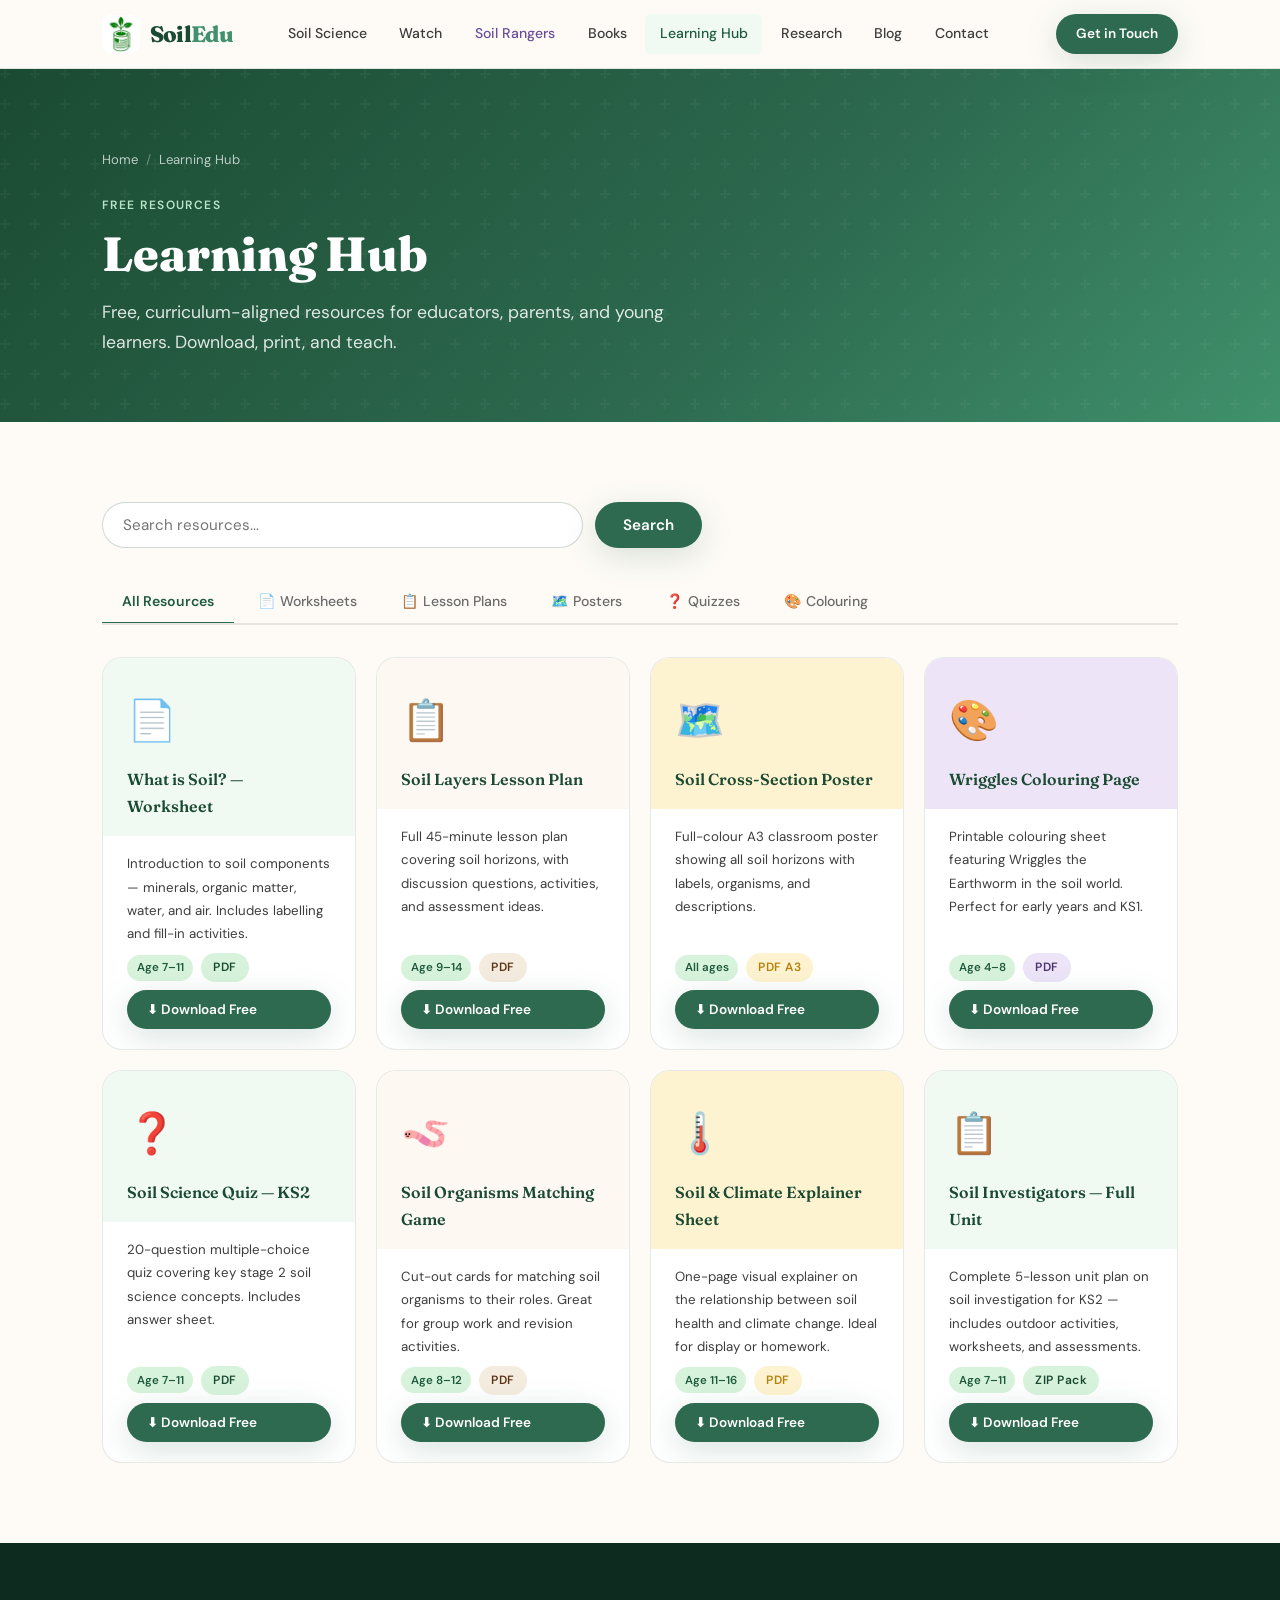
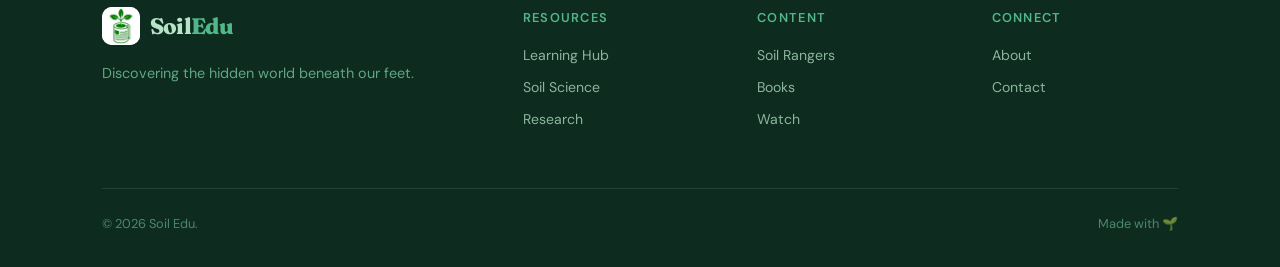
<file: pages/learning-hub.html>
<!DOCTYPE html>
<html lang="en">
<head>
<meta charset="UTF-8">
<meta name="viewport" content="width=device-width, initial-scale=1.0">
<title>Learning Hub — Soil Edu</title>
<link rel="stylesheet" href="../css/style.css">
<link rel="icon" type="image/png" href="../images/favicon.png">
<style>
.resource-grid{display:grid;grid-template-columns:repeat(auto-fill,minmax(240px,1fr));gap:1.25rem}
.res-card{background:var(--white);border:1px solid var(--border);border-radius:var(--radius-lg);overflow:hidden;transition:var(--transition);display:flex;flex-direction:column}
.res-card:hover{box-shadow:var(--shadow-md);transform:translateY(-4px)}
.res-card-top{padding:1.75rem 1.5rem 1rem;background:var(--green-50)}
.res-card-top .icon{font-size:2.5rem;margin-bottom:0.75rem;display:block}
.res-card-top h4{color:var(--green-800);font-size:1rem}
.res-card-bottom{padding:1rem 1.5rem 1.25rem;flex:1;display:flex;flex-direction:column;gap:0.5rem}
.res-card-bottom p{font-size:0.83rem;flex:1}
.res-meta{display:flex;gap:0.5rem;align-items:center;flex-wrap:wrap}
.age-badge{background:var(--green-100);color:var(--green-700);padding:0.2rem 0.6rem;border-radius:var(--radius-pill);font-size:0.72rem;font-weight:600}
.search-bar{display:flex;gap:0.75rem;max-width:600px;margin-bottom:2rem}
.search-input{flex:1;padding:0.75rem 1.25rem;border:1.5px solid var(--border-mid);border-radius:var(--radius-pill);font-family:var(--font-body);font-size:0.95rem;outline:none;transition:var(--transition)}
.search-input:focus{border-color:var(--green-500);box-shadow:0 0 0 3px rgba(64,145,108,0.12)}
</style>
</head>
<body>
<nav class="nav">
  <div class="nav-inner">
    <a href="../index.html" class="nav-logo"><div class="nav-logo-mark"><img src="../images/logo-mark.png" alt="Soil Edu logo" width="38" height="38"></div><span class="nav-logo-text">Soil<span>Edu</span></span></a>
    <div class="nav-links">
      <a href="soil-science.html" class="nav-link">Soil Science</a>
      <a href="watch.html" class="nav-link">Watch</a>
      <a href="soil-rangers.html" class="nav-link rangers">Soil Rangers</a>
      <a href="books.html" class="nav-link">Books</a>
      <a href="learning-hub.html" class="nav-link active">Learning Hub</a>
      <a href="research.html" class="nav-link">Research</a>
      <a href="blog.html" class="nav-link">Blog</a>
      <a href="contact.html" class="nav-link">Contact</a>
    </div>
    <a href="contact.html" class="btn btn-primary btn-sm nav-cta">Get in Touch</a>
    <div class="nav-hamburger"><span></span><span></span><span></span></div>
  </div>
  <div class="nav-mobile"><a href="../index.html" class="nav-link">Home</a><a href="learning-hub.html" class="nav-link">Learning Hub</a><a href="soil-science.html" class="nav-link">Soil Science</a></div>
</nav>

<div class="page-hero">
  <div class="container">
    <nav class="breadcrumb mb-3"><a href="../index.html">Home</a><span class="breadcrumb-sep">/</span><span>Learning Hub</span></nav>
    <span class="eyebrow">Free Resources</span>
    <h1>Learning Hub</h1>
    <p>Free, curriculum-aligned resources for educators, parents, and young learners. Download, print, and teach.</p>
  </div>
</div>

<section class="section">
  <div class="container">
    <div class="search-bar">
      <input type="search" placeholder="Search resources..." class="search-input">
      <button class="btn btn-primary">Search</button>
    </div>

    <div class="tabs-container">
      <div class="tabs">
        <button class="tab-btn active" data-tab="tab-all">All Resources</button>
        <button class="tab-btn" data-tab="tab-worksheets">📄 Worksheets</button>
        <button class="tab-btn" data-tab="tab-lessons">📋 Lesson Plans</button>
        <button class="tab-btn" data-tab="tab-posters">🗺️ Posters</button>
        <button class="tab-btn" data-tab="tab-quizzes">❓ Quizzes</button>
        <button class="tab-btn" data-tab="tab-colouring">🎨 Colouring</button>
      </div>

      <div id="tab-all" class="tab-panel active">
        <div class="resource-grid">
          <div class="res-card reveal reveal-delay-1">
            <div class="res-card-top"><span class="icon">📄</span><h4>What is Soil? — Worksheet</h4></div>
            <div class="res-card-bottom"><p>Introduction to soil components — minerals, organic matter, water, and air. Includes labelling and fill-in activities.</p><div class="res-meta"><span class="age-badge">Age 7–11</span><span class="badge badge-green">PDF</span></div><a href="#" class="btn btn-primary btn-sm">⬇ Download Free</a></div>
          </div>
          <div class="res-card reveal reveal-delay-2">
            <div class="res-card-top" style="background:var(--brown-50)"><span class="icon">📋</span><h4>Soil Layers Lesson Plan</h4></div>
            <div class="res-card-bottom"><p>Full 45-minute lesson plan covering soil horizons, with discussion questions, activities, and assessment ideas.</p><div class="res-meta"><span class="age-badge">Age 9–14</span><span class="badge badge-brown">PDF</span></div><a href="#" class="btn btn-primary btn-sm">⬇ Download Free</a></div>
          </div>
          <div class="res-card reveal reveal-delay-3">
            <div class="res-card-top" style="background:var(--gold-100)"><span class="icon">🗺️</span><h4>Soil Cross-Section Poster</h4></div>
            <div class="res-card-bottom"><p>Full-colour A3 classroom poster showing all soil horizons with labels, organisms, and descriptions.</p><div class="res-meta"><span class="age-badge">All ages</span><span class="badge badge-gold">PDF A3</span></div><a href="#" class="btn btn-primary btn-sm">⬇ Download Free</a></div>
          </div>
          <div class="res-card reveal reveal-delay-4">
            <div class="res-card-top" style="background:var(--purple-100)"><span class="icon">🎨</span><h4>Wriggles Colouring Page</h4></div>
            <div class="res-card-bottom"><p>Printable colouring sheet featuring Wriggles the Earthworm in the soil world. Perfect for early years and KS1.</p><div class="res-meta"><span class="age-badge">Age 4–8</span><span class="badge badge-purple">PDF</span></div><a href="#" class="btn btn-primary btn-sm">⬇ Download Free</a></div>
          </div>
          <div class="res-card reveal reveal-delay-1">
            <div class="res-card-top"><span class="icon">❓</span><h4>Soil Science Quiz — KS2</h4></div>
            <div class="res-card-bottom"><p>20-question multiple-choice quiz covering key stage 2 soil science concepts. Includes answer sheet.</p><div class="res-meta"><span class="age-badge">Age 7–11</span><span class="badge badge-green">PDF</span></div><a href="#" class="btn btn-primary btn-sm">⬇ Download Free</a></div>
          </div>
          <div class="res-card reveal reveal-delay-2">
            <div class="res-card-top" style="background:var(--brown-50)"><span class="icon">🪱</span><h4>Soil Organisms Matching Game</h4></div>
            <div class="res-card-bottom"><p>Cut-out cards for matching soil organisms to their roles. Great for group work and revision activities.</p><div class="res-meta"><span class="age-badge">Age 8–12</span><span class="badge badge-brown">PDF</span></div><a href="#" class="btn btn-primary btn-sm">⬇ Download Free</a></div>
          </div>
          <div class="res-card reveal reveal-delay-3">
            <div class="res-card-top" style="background:var(--gold-100)"><span class="icon">🌡️</span><h4>Soil & Climate Explainer Sheet</h4></div>
            <div class="res-card-bottom"><p>One-page visual explainer on the relationship between soil health and climate change. Ideal for display or homework.</p><div class="res-meta"><span class="age-badge">Age 11–16</span><span class="badge badge-gold">PDF</span></div><a href="#" class="btn btn-primary btn-sm">⬇ Download Free</a></div>
          </div>
          <div class="res-card reveal reveal-delay-4">
            <div class="res-card-top" style="background:var(--green-50)"><span class="icon">📋</span><h4>Soil Investigators — Full Unit</h4></div>
            <div class="res-card-bottom"><p>Complete 5-lesson unit plan on soil investigation for KS2 — includes outdoor activities, worksheets, and assessments.</p><div class="res-meta"><span class="age-badge">Age 7–11</span><span class="badge badge-green">ZIP Pack</span></div><a href="#" class="btn btn-primary btn-sm">⬇ Download Free</a></div>
          </div>
        </div>
      </div>

      <div id="tab-worksheets" class="tab-panel">
        <p style="color:var(--text-muted);margin-bottom:1.5rem">20 worksheets available for all age groups.</p>
        <div class="resource-grid">
          <div class="res-card reveal"><div class="res-card-top"><span class="icon">📄</span><h4>What is Soil? Worksheet</h4></div><div class="res-card-bottom"><p>Components of soil — fill in, label, and draw.</p><div class="res-meta"><span class="age-badge">Age 7–11</span></div><a href="#" class="btn btn-primary btn-sm">⬇ Download</a></div></div>
          <div class="res-card reveal reveal-delay-1"><div class="res-card-top"><span class="icon">📄</span><h4>Soil Horizons Worksheet</h4></div><div class="res-card-bottom"><p>Label the soil layers and describe each horizon.</p><div class="res-meta"><span class="age-badge">Age 9–13</span></div><a href="#" class="btn btn-primary btn-sm">⬇ Download</a></div></div>
          <div class="res-card reveal reveal-delay-2"><div class="res-card-top"><span class="icon">📄</span><h4>Soil & Food Chain Worksheet</h4></div><div class="res-card-bottom"><p>Trace the food chain back to soil. Fill-in format.</p><div class="res-meta"><span class="age-badge">Age 8–12</span></div><a href="#" class="btn btn-primary btn-sm">⬇ Download</a></div></div>
        </div>
      </div>

      <div id="tab-lessons" class="tab-panel">
        <p style="color:var(--text-muted);margin-bottom:1.5rem">12 complete lesson plans available.</p>
        <div class="resource-grid">
          <div class="res-card reveal"><div class="res-card-top" style="background:var(--brown-50)"><span class="icon">📋</span><h4>Soil Layers — 45 min Lesson</h4></div><div class="res-card-bottom"><p>Full plan with objectives, activities, and assessment.</p><div class="res-meta"><span class="age-badge">Age 9–14</span></div><a href="#" class="btn btn-primary btn-sm">⬇ Download</a></div></div>
          <div class="res-card reveal reveal-delay-1"><div class="res-card-top" style="background:var(--brown-50)"><span class="icon">📋</span><h4>Soil Investigators Unit — 5 Lessons</h4></div><div class="res-card-bottom"><p>Full outdoor investigation unit for primary classes.</p><div class="res-meta"><span class="age-badge">Age 7–11</span></div><a href="#" class="btn btn-primary btn-sm">⬇ Download</a></div></div>
        </div>
      </div>

      <div id="tab-posters" class="tab-panel">
        <div class="resource-grid">
          <div class="res-card reveal"><div class="res-card-top" style="background:var(--gold-100)"><span class="icon">🗺️</span><h4>Soil Cross-Section Poster</h4></div><div class="res-card-bottom"><p>All horizons, organisms, and descriptions. A3.</p><div class="res-meta"><span class="age-badge">All ages</span></div><a href="#" class="btn btn-primary btn-sm">⬇ Download</a></div></div>
          <div class="res-card reveal reveal-delay-1"><div class="res-card-top" style="background:var(--gold-100)"><span class="icon">🗺️</span><h4>Soil Organisms Poster</h4></div><div class="res-card-bottom"><p>Who lives in soil? Visual guide to 20 key organisms.</p><div class="res-meta"><span class="age-badge">All ages</span></div><a href="#" class="btn btn-primary btn-sm">⬇ Download</a></div></div>
        </div>
      </div>

      <div id="tab-quizzes" class="tab-panel">
        <div class="resource-grid">
          <div class="res-card reveal"><div class="res-card-top"><span class="icon">❓</span><h4>Soil Science Quiz — KS2</h4></div><div class="res-card-bottom"><p>20 questions + answer sheet.</p><div class="res-meta"><span class="age-badge">Age 7–11</span></div><a href="#" class="btn btn-primary btn-sm">⬇ Download</a></div></div>
          <div class="res-card reveal reveal-delay-1"><div class="res-card-top"><span class="icon">❓</span><h4>Soil Rangers Series 1 Quiz</h4></div><div class="res-card-bottom"><p>Covering all concepts from the animated series.</p><div class="res-meta"><span class="age-badge">Age 5–10</span></div><a href="#" class="btn btn-primary btn-sm">⬇ Download</a></div></div>
        </div>
      </div>

      <div id="tab-colouring" class="tab-panel">
        <div class="resource-grid">
          <div class="res-card reveal"><div class="res-card-top" style="background:var(--purple-100)"><span class="icon">🎨</span><h4>Wriggles Colouring Page</h4></div><div class="res-card-bottom"><p>Earthworm hero in the soil world.</p><div class="res-meta"><span class="age-badge">Age 4–8</span></div><a href="#" class="btn btn-primary btn-sm">⬇ Download</a></div></div>
          <div class="res-card reveal reveal-delay-1"><div class="res-card-top" style="background:var(--purple-100)"><span class="icon">🎨</span><h4>All Rangers Colouring Pack</h4></div><div class="res-card-bottom"><p>6 pages — one for each Soil Ranger character.</p><div class="res-meta"><span class="age-badge">Age 4–8</span></div><a href="#" class="btn btn-primary btn-sm">⬇ Download</a></div></div>
          <div class="res-card reveal reveal-delay-2"><div class="res-card-top" style="background:var(--purple-100)"><span class="icon">🎨</span><h4>Underground World Colouring</h4></div><div class="res-card-bottom"><p>Full soil cross-section scene to colour.</p><div class="res-meta"><span class="age-badge">Age 4–10</span></div><a href="#" class="btn btn-primary btn-sm">⬇ Download</a></div></div>
        </div>
      </div>
    </div>
  </div>
</section>

<footer class="footer">
  <div class="container">
    <div class="footer-grid">
      <div class="footer-brand"><div class="nav-logo"><div class="nav-logo-mark"><img src="../images/logo-mark.png" alt="Soil Edu logo" width="38" height="38"></div><span class="nav-logo-text" style="color:var(--green-200)">Soil<span style="color:var(--green-400)">Edu</span></span></div><p>Discovering the hidden world beneath our feet.</p></div>
      <div class="footer-col"><h5>Resources</h5><a href="learning-hub.html">Learning Hub</a><a href="soil-science.html">Soil Science</a><a href="research.html">Research</a></div>
      <div class="footer-col"><h5>Content</h5><a href="soil-rangers.html">Soil Rangers</a><a href="books.html">Books</a><a href="watch.html">Watch</a></div>
      <div class="footer-col"><h5>Connect</h5><a href="about.html">About</a><a href="contact.html">Contact</a></div>
    </div>
    <div class="footer-bottom"><span>© 2026 Soil Edu.</span><span>Made with 🌱</span></div>
  </div>
</footer>
<script src="../js/main.js"></script>
</body>
</html>
</file>
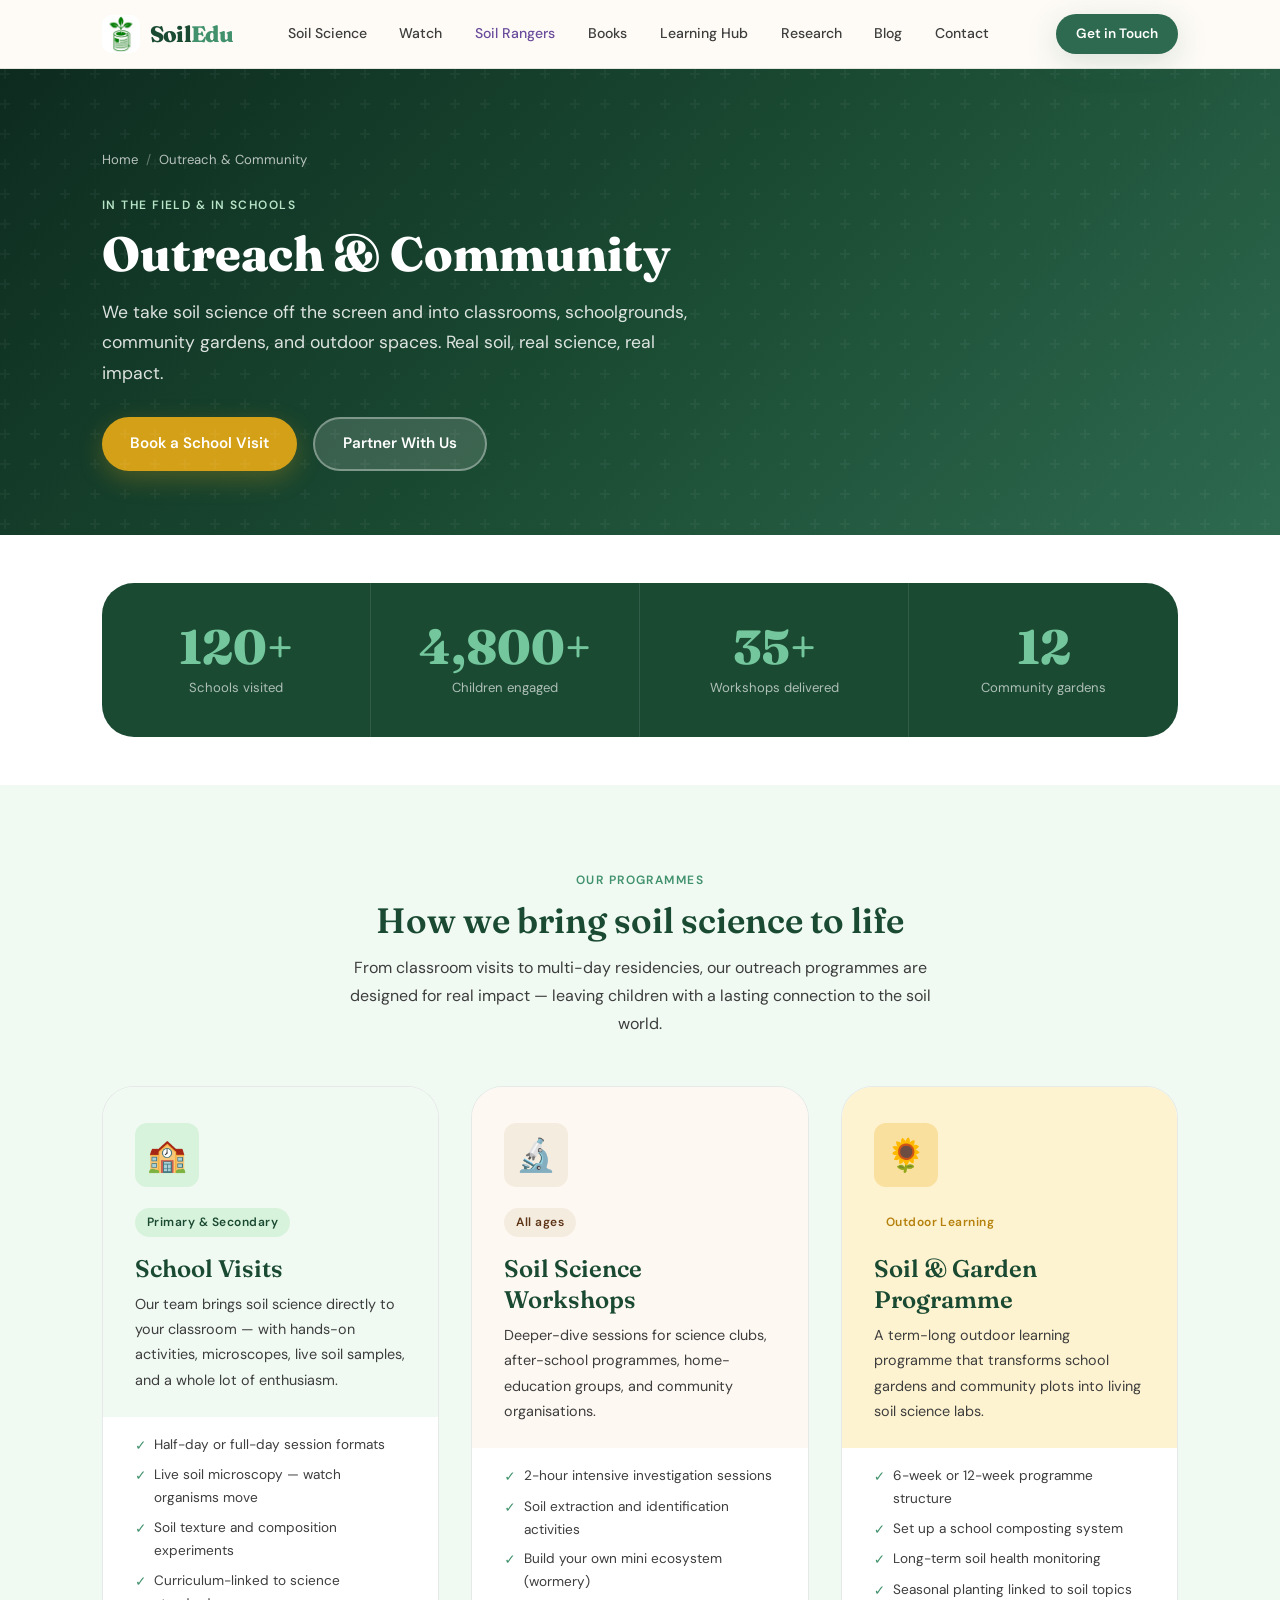
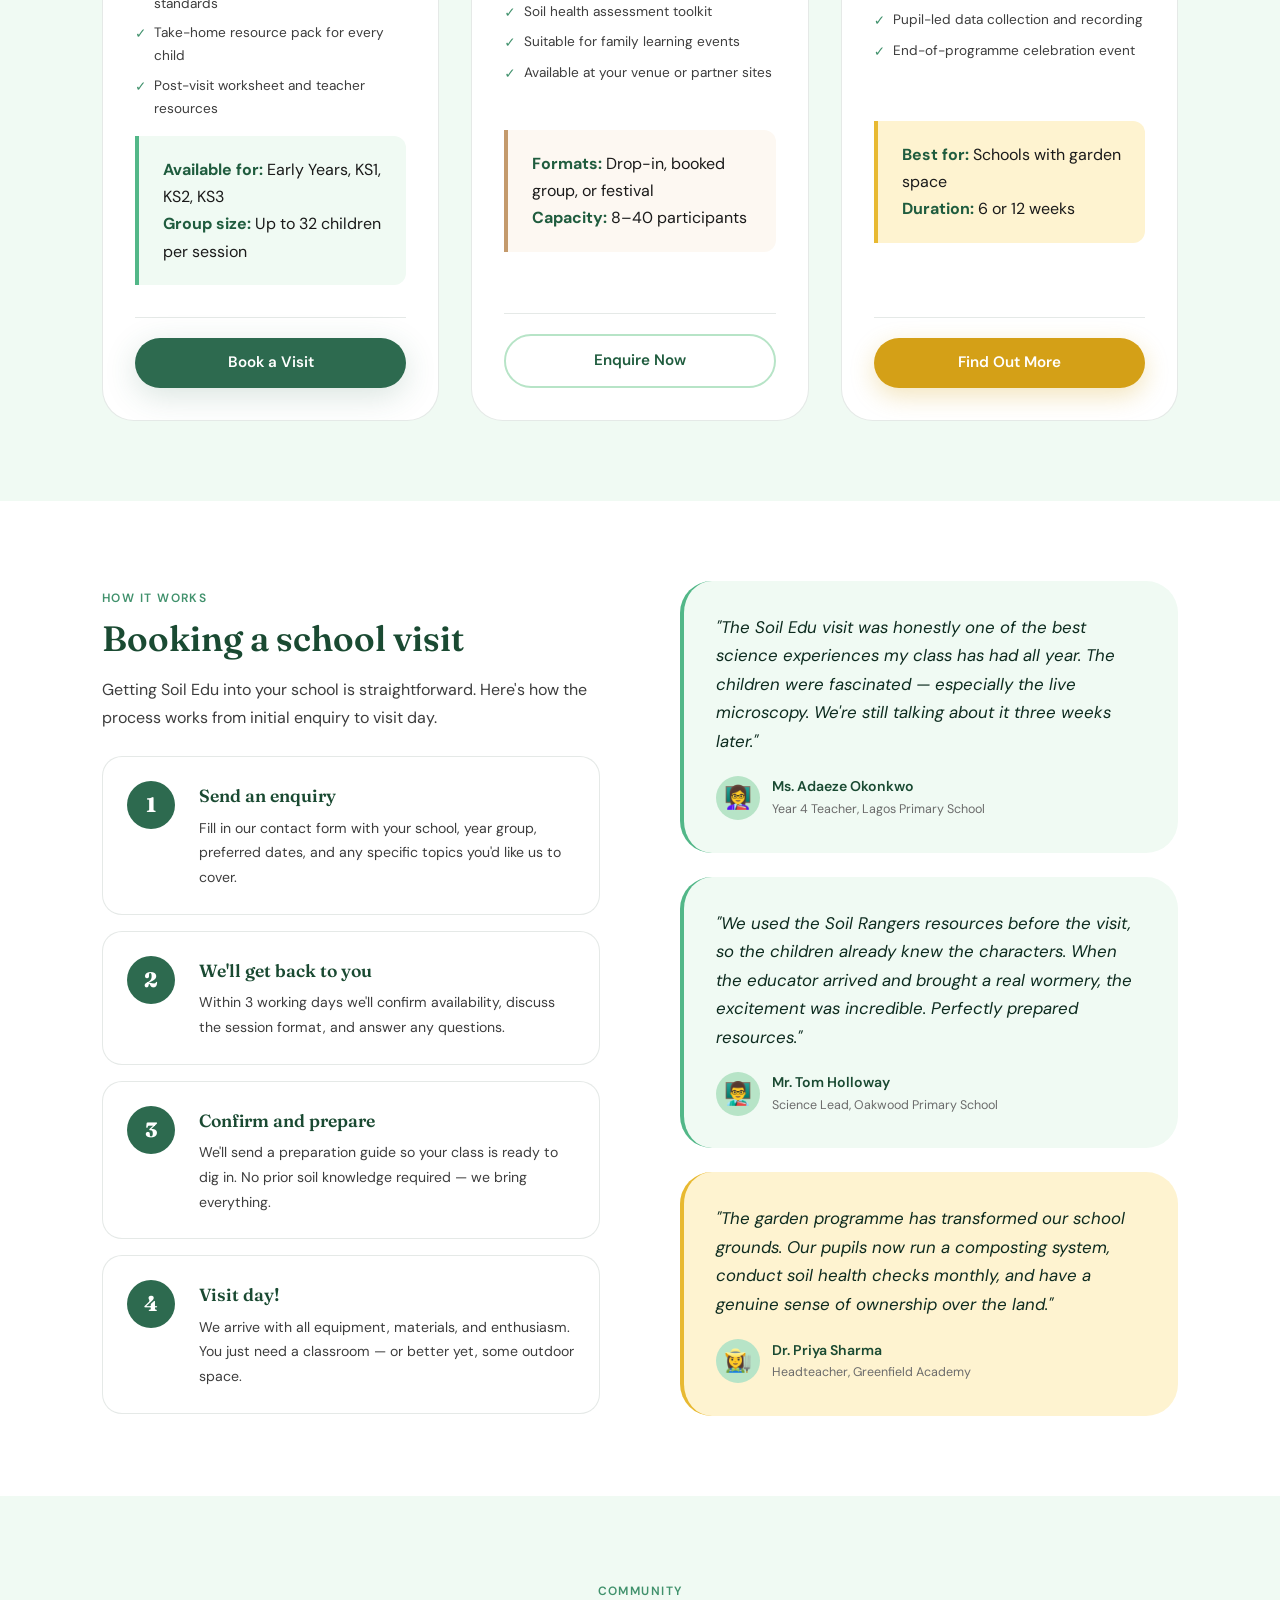
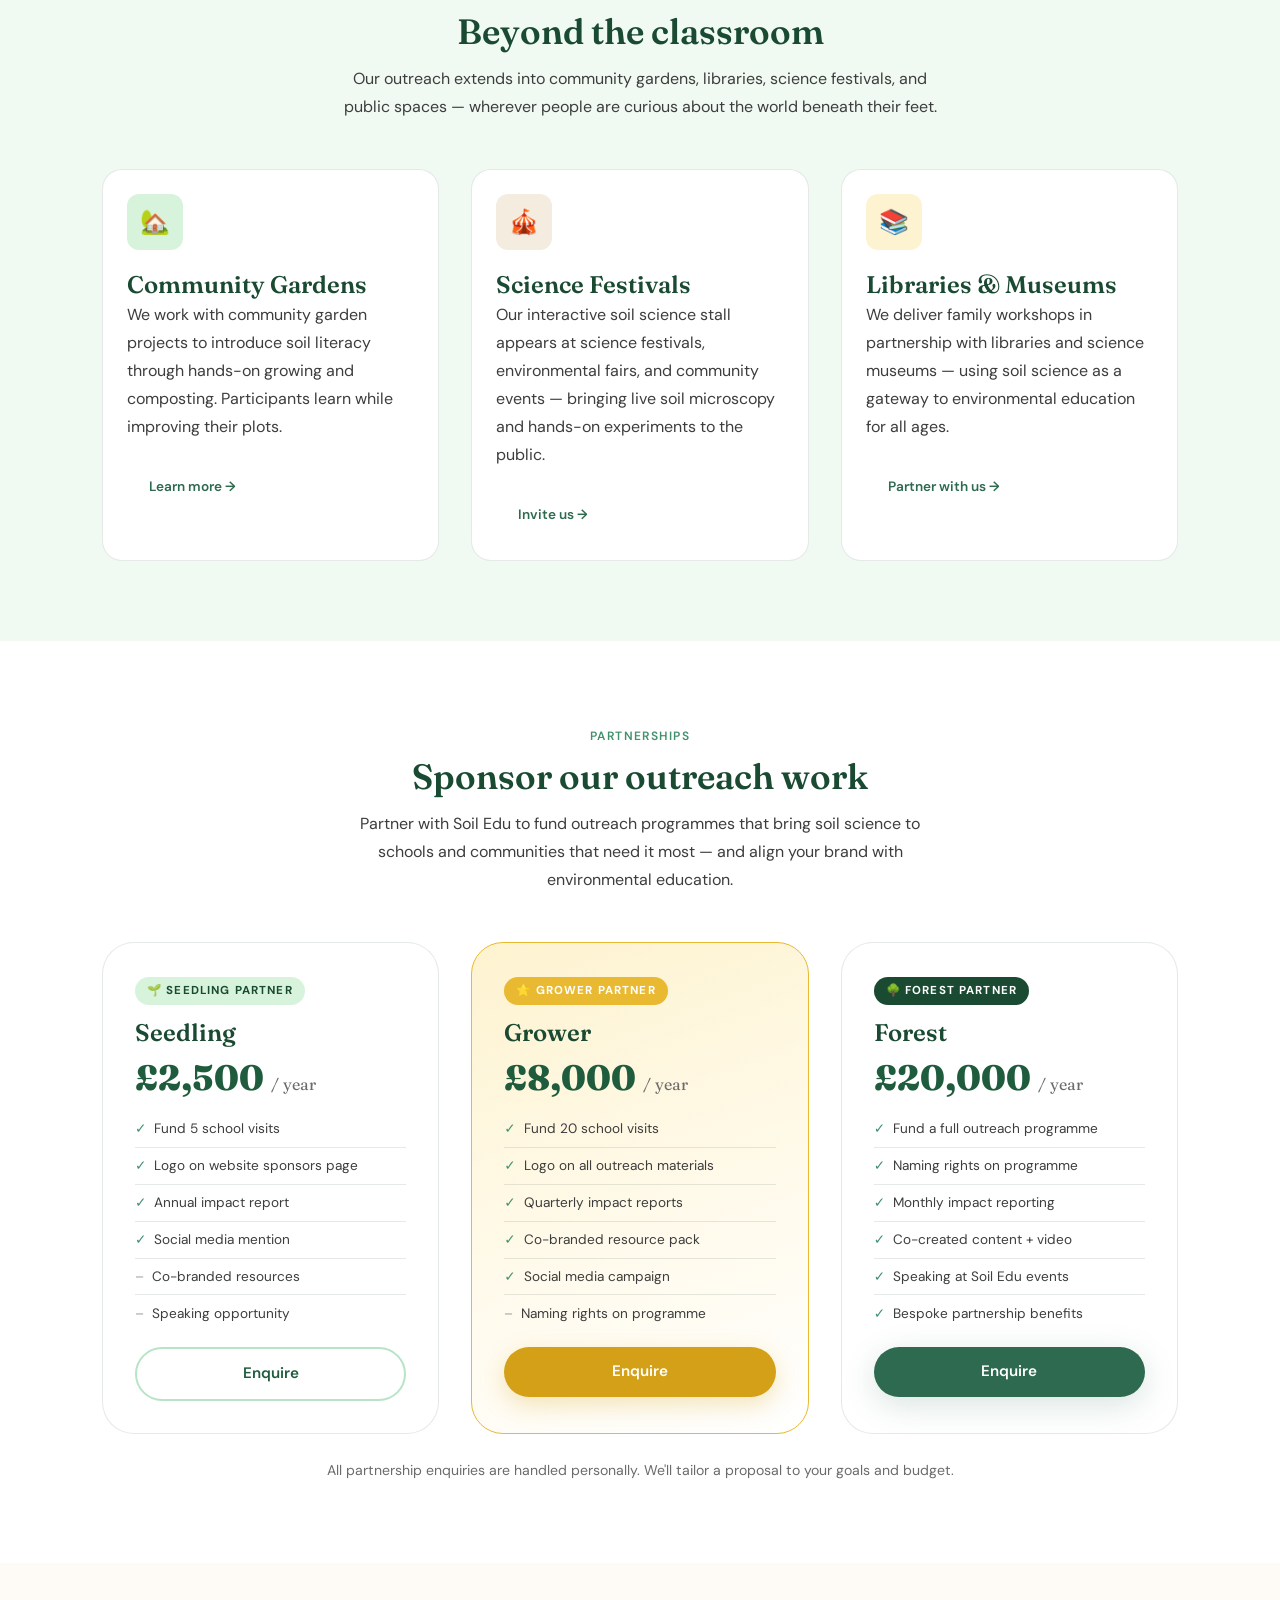
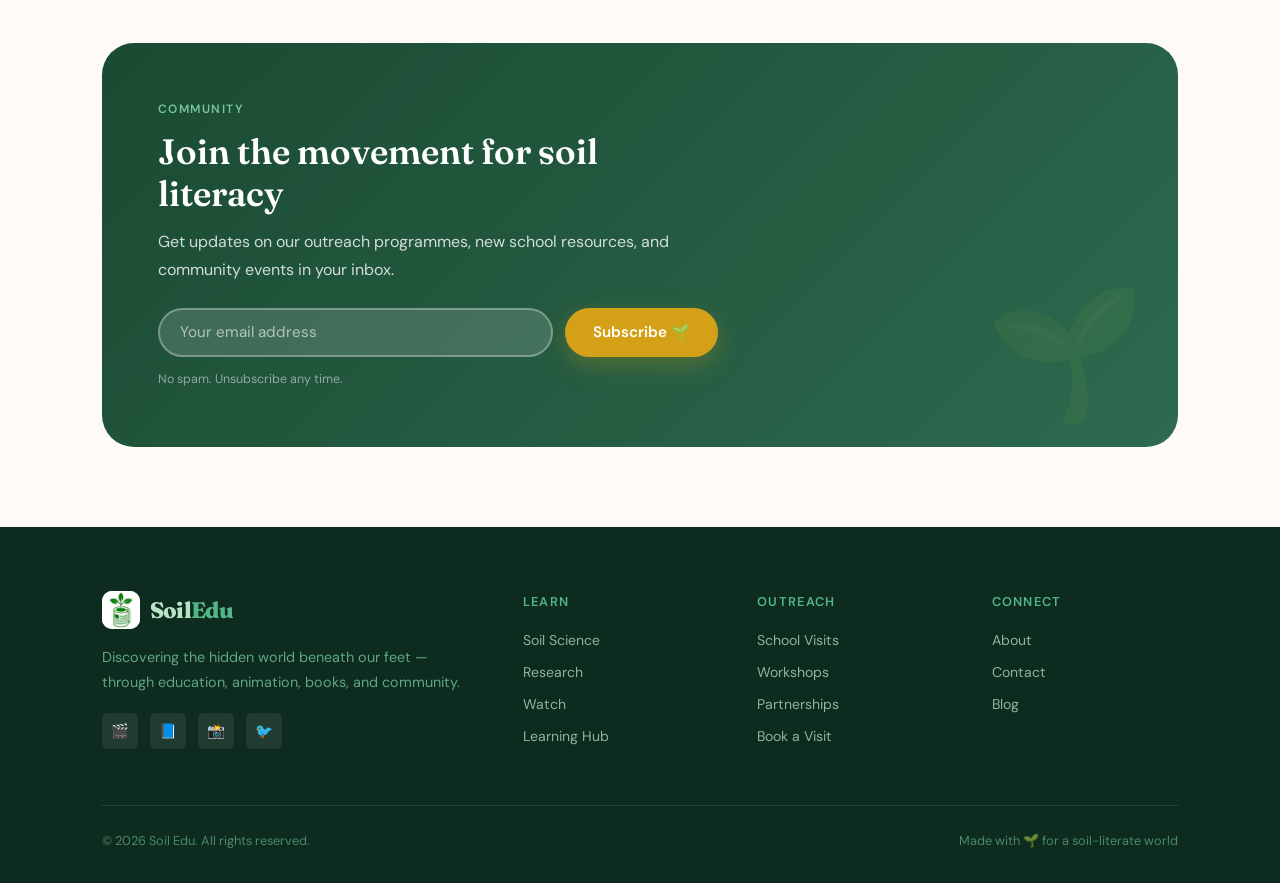
<file: pages/outreach.html>
<!DOCTYPE html>
<html lang="en">
<head>
<meta charset="UTF-8">
<meta name="viewport" content="width=device-width, initial-scale=1.0">
<title>Outreach & Community — Soil Edu</title>
<link rel="stylesheet" href="../css/style.css">
<link rel="icon" type="image/png" href="../images/favicon.png">
<style>
/* ── OUTREACH-SPECIFIC ─── */
.programme-card {
  background: var(--white);
  border-radius: var(--radius-xl);
  border: 1px solid var(--border);
  overflow: hidden;
  transition: var(--transition);
  display: flex;
  flex-direction: column;
}
.programme-card:hover {
  box-shadow: var(--shadow-lg);
  transform: translateY(-6px);
}
.programme-card-header {
  padding: 2.25rem 2rem 1.5rem;
  position: relative;
}
.programme-card-icon {
  width: 64px; height: 64px;
  border-radius: var(--radius-md);
  display: flex; align-items: center; justify-content: center;
  font-size: 2rem;
  margin-bottom: 1.25rem;
}
.programme-card h3 { color: var(--green-800); }
.programme-card-body {
  padding: 0 2rem 2rem;
  flex: 1;
  display: flex; flex-direction: column;
}
.programme-card-body p { font-size: 0.9rem; }
.programme-card ul {
  margin: 1rem 0; list-style: none;
  display: flex; flex-direction: column; gap: 0.4rem;
}
.programme-card ul li {
  font-size: 0.85rem; color: var(--text-mid);
  display: flex; align-items: flex-start; gap: 0.5rem;
}
.programme-card ul li::before { content: '✓'; color: var(--green-500); font-weight: 700; flex-shrink: 0; margin-top: 1px; }
.programme-card .card-footer {
  margin-top: auto;
  padding-top: 1.25rem;
  border-top: 1px solid var(--border);
}

.visit-step {
  display: flex; gap: 1.5rem; align-items: flex-start;
  padding: 1.5rem; background: var(--white);
  border-radius: var(--radius-lg); border: 1px solid var(--border);
  transition: var(--transition);
}
.visit-step:hover { box-shadow: var(--shadow-sm); }
.step-num {
  width: 48px; height: 48px; flex-shrink: 0;
  border-radius: 50%; background: var(--green-600);
  color: var(--white); font-family: var(--font-display);
  font-size: 1.3rem; font-weight: 800;
  display: flex; align-items: center; justify-content: center;
}
.step-content h4 { color: var(--green-800); margin-bottom: 0.3rem; }
.step-content p { font-size: 0.88rem; }

.impact-grid {
  display: grid;
  grid-template-columns: repeat(4, 1fr);
  gap: 0;
  background: var(--green-800);
  border-radius: var(--radius-xl);
  overflow: hidden;
}
.impact-cell {
  padding: 2.5rem 1.5rem;
  text-align: center;
  border-right: 1px solid rgba(255,255,255,0.1);
}
.impact-cell:last-child { border-right: none; }
.impact-number {
  font-family: var(--font-display);
  font-size: 3rem; font-weight: 800;
  color: var(--green-300); line-height: 1;
}
.impact-label {
  font-size: 0.82rem; color: rgba(255,255,255,0.65);
  margin-top: 0.5rem; line-height: 1.4;
}

.partner-tier {
  background: var(--white); border: 1px solid var(--border);
  border-radius: var(--radius-xl); padding: 2rem;
  transition: var(--transition);
}
.partner-tier:hover { box-shadow: var(--shadow-md); transform: translateY(-3px); }
.partner-tier.featured {
  border-color: var(--gold-400);
  background: linear-gradient(160deg, var(--gold-100), var(--white));
}
.tier-badge {
  display: inline-block; font-size: 0.72rem; font-weight: 700;
  letter-spacing: 0.1em; text-transform: uppercase;
  padding: 0.25rem 0.75rem; border-radius: var(--radius-pill);
  margin-bottom: 0.75rem;
}
.tier-price {
  font-family: var(--font-display); font-size: 2.2rem;
  font-weight: 800; color: var(--green-700); line-height: 1;
  margin: 0.75rem 0;
}
.tier-price span { font-size: 1rem; font-weight: 400; color: var(--text-muted); }
.tier-features { list-style: none; margin: 1rem 0; }
.tier-features li {
  font-size: 0.85rem; padding: 0.4rem 0;
  border-bottom: 1px solid var(--border);
  display: flex; align-items: center; gap: 0.5rem; color: var(--text-mid);
}
.tier-features li:last-child { border-bottom: none; }
.tier-features li .tick { color: var(--green-500); font-weight: 700; flex-shrink: 0; }
.tier-features li .cross { color: var(--text-light); flex-shrink: 0; }

.school-testimonial {
  background: var(--green-50); border-radius: var(--radius-xl);
  padding: 2rem; border-left: 4px solid var(--green-400);
}
.testimonial-quote { font-size: 1.05rem; font-style: italic; color: var(--green-900); line-height: 1.7; }
.testimonial-author { margin-top: 1.25rem; display: flex; align-items: center; gap: 0.75rem; }
.author-avatar {
  width: 44px; height: 44px; border-radius: 50%;
  background: var(--green-200); display: flex; align-items: center;
  justify-content: center; font-size: 1.4rem; flex-shrink: 0;
}
.author-name { font-size: 0.88rem; font-weight: 600; color: var(--green-800); }
.author-role { font-size: 0.78rem; color: var(--text-muted); }

@media (max-width: 768px) {
  .impact-grid { grid-template-columns: 1fr 1fr; }
  .impact-cell { border-bottom: 1px solid rgba(255,255,255,0.1); }
}
@media (max-width: 480px) {
  .impact-grid { grid-template-columns: 1fr; }
}
</style>
</head>
<body>

<!-- NAV -->
<nav class="nav">
  <div class="nav-inner">
    <a href="../index.html" class="nav-logo">
      <div class="nav-logo-mark"><img src="../images/logo-mark.png" alt="Soil Edu logo" width="38" height="38"></div>
      <span class="nav-logo-text">Soil<span>Edu</span></span>
    </a>
    <div class="nav-links">
      <a href="soil-science.html" class="nav-link">Soil Science</a>
      <a href="watch.html" class="nav-link">Watch</a>
      <a href="soil-rangers.html" class="nav-link rangers">Soil Rangers</a>
      <a href="books.html" class="nav-link">Books</a>
      <a href="learning-hub.html" class="nav-link">Learning Hub</a>
      <a href="research.html" class="nav-link">Research</a>
      <a href="blog.html" class="nav-link">Blog</a>
      <a href="contact.html" class="nav-link">Contact</a>
    </div>
    <a href="contact.html" class="btn btn-primary btn-sm nav-cta">Get in Touch</a>
    <div class="nav-hamburger"><span></span><span></span><span></span></div>
  </div>
  <div class="nav-mobile">
    <a href="../index.html" class="nav-link">Home</a>
    <a href="soil-science.html" class="nav-link">Soil Science</a>
    <a href="soil-rangers.html" class="nav-link">Soil Rangers</a>
    <a href="learning-hub.html" class="nav-link">Learning Hub</a>
    <a href="outreach.html" class="nav-link">Outreach</a>
    <a href="contact.html" class="nav-link">Contact</a>
  </div>
</nav>

<!-- PAGE HERO -->
<div class="page-hero" style="background: linear-gradient(135deg, #0d2b1f 0%, #1a4a32 50%, #2d6a4f 100%);">
  <div class="container">
    <nav class="breadcrumb mb-3">
      <a href="../index.html">Home</a>
      <span class="breadcrumb-sep">/</span>
      <span>Outreach & Community</span>
    </nav>
    <span class="eyebrow">In the field & in schools</span>
    <h1>Outreach & Community</h1>
    <p>We take soil science off the screen and into classrooms, schoolgrounds, community gardens, and outdoor spaces. Real soil, real science, real impact.</p>
    <div style="display:flex;gap:1rem;margin-top:1.75rem;flex-wrap:wrap;">
      <a href="#school-visits" class="btn btn-gold">Book a School Visit</a>
      <a href="#partnerships" class="btn" style="background:rgba(255,255,255,0.15);color:white;border:2px solid rgba(255,255,255,0.35);border-radius:var(--radius-pill);padding:0.75rem 1.75rem;font-weight:600;">Partner With Us</a>
    </div>
  </div>
</div>

<!-- IMPACT NUMBERS -->
<section class="section-sm bg-white">
  <div class="container">
    <div class="impact-grid reveal">
      <div class="impact-cell">
        <div class="impact-number">120+</div>
        <div class="impact-label">Schools visited</div>
      </div>
      <div class="impact-cell">
        <div class="impact-number">4,800+</div>
        <div class="impact-label">Children engaged</div>
      </div>
      <div class="impact-cell">
        <div class="impact-number">35+</div>
        <div class="impact-label">Workshops delivered</div>
      </div>
      <div class="impact-cell">
        <div class="impact-number">12</div>
        <div class="impact-label">Community gardens</div>
      </div>
    </div>
  </div>
</section>

<!-- PROGRAMMES -->
<section class="section" style="background:var(--green-50);">
  <div class="container">
    <div class="section-header center reveal">
      <span class="eyebrow">Our programmes</span>
      <h2 style="color:var(--green-800);">How we bring soil science to life</h2>
      <p>From classroom visits to multi-day residencies, our outreach programmes are designed for real impact — leaving children with a lasting connection to the soil world.</p>
    </div>
    <div class="grid-3 mt-6">

      <!-- School Visits -->
      <div class="programme-card reveal reveal-delay-1" id="school-visits">
        <div class="programme-card-header" style="background:var(--green-50);">
          <div class="programme-card-icon" style="background:var(--green-100);">🏫</div>
          <span class="badge badge-green mb-2">Primary & Secondary</span>
          <h3>School Visits</h3>
          <p style="margin-top:0.5rem;font-size:0.9rem;color:var(--text-mid);">Our team brings soil science directly to your classroom — with hands-on activities, microscopes, live soil samples, and a whole lot of enthusiasm.</p>
        </div>
        <div class="programme-card-body">
          <ul>
            <li>Half-day or full-day session formats</li>
            <li>Live soil microscopy — watch organisms move</li>
            <li>Soil texture and composition experiments</li>
            <li>Curriculum-linked to science standards</li>
            <li>Take-home resource pack for every child</li>
            <li>Post-visit worksheet and teacher resources</li>
          </ul>
          <div class="callout" style="margin-top:auto;">
            <strong>Available for:</strong> Early Years, KS1, KS2, KS3<br>
            <strong>Group size:</strong> Up to 32 children per session
          </div>
          <div class="card-footer mt-3">
            <a href="contact.html?enquiry=school" class="btn btn-primary" style="width:100%;justify-content:center;">Book a Visit</a>
          </div>
        </div>
      </div>

      <!-- Workshops -->
      <div class="programme-card reveal reveal-delay-2">
        <div class="programme-card-header" style="background:var(--brown-50);">
          <div class="programme-card-icon" style="background:var(--brown-100);">🔬</div>
          <span class="badge badge-brown mb-2">All ages</span>
          <h3>Soil Science Workshops</h3>
          <p style="margin-top:0.5rem;font-size:0.9rem;color:var(--text-mid);">Deeper-dive sessions for science clubs, after-school programmes, home-education groups, and community organisations.</p>
        </div>
        <div class="programme-card-body">
          <ul>
            <li>2-hour intensive investigation sessions</li>
            <li>Soil extraction and identification activities</li>
            <li>Build your own mini ecosystem (wormery)</li>
            <li>Soil health assessment toolkit</li>
            <li>Suitable for family learning events</li>
            <li>Available at your venue or partner sites</li>
          </ul>
          <div class="callout brown" style="margin-top:auto;">
            <strong>Formats:</strong> Drop-in, booked group, or festival<br>
            <strong>Capacity:</strong> 8–40 participants
          </div>
          <div class="card-footer mt-3">
            <a href="contact.html?enquiry=workshop" class="btn btn-secondary" style="width:100%;justify-content:center;">Enquire Now</a>
          </div>
        </div>
      </div>

      <!-- Garden programme -->
      <div class="programme-card reveal reveal-delay-3">
        <div class="programme-card-header" style="background:var(--gold-100);">
          <div class="programme-card-icon" style="background:var(--gold-200);">🌻</div>
          <span class="badge badge-gold mb-2">Outdoor Learning</span>
          <h3>Soil & Garden Programme</h3>
          <p style="margin-top:0.5rem;font-size:0.9rem;color:var(--text-mid);">A term-long outdoor learning programme that transforms school gardens and community plots into living soil science labs.</p>
        </div>
        <div class="programme-card-body">
          <ul>
            <li>6-week or 12-week programme structure</li>
            <li>Set up a school composting system</li>
            <li>Long-term soil health monitoring</li>
            <li>Seasonal planting linked to soil topics</li>
            <li>Pupil-led data collection and recording</li>
            <li>End-of-programme celebration event</li>
          </ul>
          <div class="callout gold" style="margin-top:auto;">
            <strong>Best for:</strong> Schools with garden space<br>
            <strong>Duration:</strong> 6 or 12 weeks
          </div>
          <div class="card-footer mt-3">
            <a href="contact.html?enquiry=garden" class="btn btn-gold" style="width:100%;justify-content:center;">Find Out More</a>
          </div>
        </div>
      </div>
    </div>
  </div>
</section>

<!-- HOW TO BOOK -->
<section class="section bg-white">
  <div class="container">
    <div class="grid-2" style="gap:5rem;align-items:center;">
      <div class="reveal">
        <span class="eyebrow">How it works</span>
        <h2 style="color:var(--green-800);margin-top:0.5rem;">Booking a school visit</h2>
        <p style="margin:1rem 0;">Getting Soil Edu into your school is straightforward. Here's how the process works from initial enquiry to visit day.</p>
        <div style="display:flex;flex-direction:column;gap:1rem;margin-top:1.5rem;">
          <div class="visit-step">
            <div class="step-num">1</div>
            <div class="step-content">
              <h4>Send an enquiry</h4>
              <p>Fill in our contact form with your school, year group, preferred dates, and any specific topics you'd like us to cover.</p>
            </div>
          </div>
          <div class="visit-step">
            <div class="step-num">2</div>
            <div class="step-content">
              <h4>We'll get back to you</h4>
              <p>Within 3 working days we'll confirm availability, discuss the session format, and answer any questions.</p>
            </div>
          </div>
          <div class="visit-step">
            <div class="step-num">3</div>
            <div class="step-content">
              <h4>Confirm and prepare</h4>
              <p>We'll send a preparation guide so your class is ready to dig in. No prior soil knowledge required — we bring everything.</p>
            </div>
          </div>
          <div class="visit-step">
            <div class="step-num">4</div>
            <div class="step-content">
              <h4>Visit day!</h4>
              <p>We arrive with all equipment, materials, and enthusiasm. You just need a classroom — or better yet, some outdoor space.</p>
            </div>
          </div>
        </div>
      </div>

      <!-- Testimonials -->
      <div class="reveal reveal-delay-2" style="display:flex;flex-direction:column;gap:1.5rem;">
        <div class="school-testimonial">
          <p class="testimonial-quote">"The Soil Edu visit was honestly one of the best science experiences my class has had all year. The children were fascinated — especially the live microscopy. We're still talking about it three weeks later."</p>
          <div class="testimonial-author">
            <div class="author-avatar">👩‍🏫</div>
            <div>
              <div class="author-name">Ms. Adaeze Okonkwo</div>
              <div class="author-role">Year 4 Teacher, Lagos Primary School</div>
            </div>
          </div>
        </div>
        <div class="school-testimonial">
          <p class="testimonial-quote">"We used the Soil Rangers resources before the visit, so the children already knew the characters. When the educator arrived and brought a real wormery, the excitement was incredible. Perfectly prepared resources."</p>
          <div class="testimonial-author">
            <div class="author-avatar">👨‍🏫</div>
            <div>
              <div class="author-name">Mr. Tom Holloway</div>
              <div class="author-role">Science Lead, Oakwood Primary School</div>
            </div>
          </div>
        </div>
        <div class="school-testimonial" style="background:var(--gold-100);border-left-color:var(--gold-400);">
          <p class="testimonial-quote">"The garden programme has transformed our school grounds. Our pupils now run a composting system, conduct soil health checks monthly, and have a genuine sense of ownership over the land."</p>
          <div class="testimonial-author">
            <div class="author-avatar">👩‍🌾</div>
            <div>
              <div class="author-name">Dr. Priya Sharma</div>
              <div class="author-role">Headteacher, Greenfield Academy</div>
            </div>
          </div>
        </div>
      </div>
    </div>
  </div>
</section>

<!-- COMMUNITY -->
<section class="section" style="background:var(--green-50);">
  <div class="container">
    <div class="section-header center reveal">
      <span class="eyebrow">Community</span>
      <h2 style="color:var(--green-800);">Beyond the classroom</h2>
      <p>Our outreach extends into community gardens, libraries, science festivals, and public spaces — wherever people are curious about the world beneath their feet.</p>
    </div>
    <div class="grid-3 mt-6">
      <div class="card card-body reveal reveal-delay-1">
        <div class="feature-icon" style="background:var(--green-100);">🏡</div>
        <h3 style="color:var(--green-800);">Community Gardens</h3>
        <p>We work with community garden projects to introduce soil literacy through hands-on growing and composting. Participants learn while improving their plots.</p>
        <a href="contact.html" class="btn btn-ghost btn-sm mt-3">Learn more →</a>
      </div>
      <div class="card card-body reveal reveal-delay-2">
        <div class="feature-icon" style="background:var(--brown-100);">🎪</div>
        <h3 style="color:var(--green-800);">Science Festivals</h3>
        <p>Our interactive soil science stall appears at science festivals, environmental fairs, and community events — bringing live soil microscopy and hands-on experiments to the public.</p>
        <a href="contact.html" class="btn btn-ghost btn-sm mt-3">Invite us →</a>
      </div>
      <div class="card card-body reveal reveal-delay-3">
        <div class="feature-icon" style="background:var(--gold-100);">📚</div>
        <h3 style="color:var(--green-800);">Libraries & Museums</h3>
        <p>We deliver family workshops in partnership with libraries and science museums — using soil science as a gateway to environmental education for all ages.</p>
        <a href="contact.html" class="btn btn-ghost btn-sm mt-3">Partner with us →</a>
      </div>
    </div>
  </div>
</section>

<!-- PARTNERSHIPS -->
<section class="section bg-white" id="partnerships">
  <div class="container">
    <div class="section-header center reveal">
      <span class="eyebrow">Partnerships</span>
      <h2 style="color:var(--green-800);">Sponsor our outreach work</h2>
      <p>Partner with Soil Edu to fund outreach programmes that bring soil science to schools and communities that need it most — and align your brand with environmental education.</p>
    </div>
    <div class="grid-3 mt-6">
      <div class="partner-tier reveal reveal-delay-1">
        <span class="tier-badge" style="background:var(--green-100);color:var(--green-800);">🌱 Seedling Partner</span>
        <h3 style="color:var(--green-800);">Seedling</h3>
        <div class="tier-price">£2,500 <span>/ year</span></div>
        <ul class="tier-features">
          <li><span class="tick">✓</span> Fund 5 school visits</li>
          <li><span class="tick">✓</span> Logo on website sponsors page</li>
          <li><span class="tick">✓</span> Annual impact report</li>
          <li><span class="tick">✓</span> Social media mention</li>
          <li><span class="cross">–</span> Co-branded resources</li>
          <li><span class="cross">–</span> Speaking opportunity</li>
        </ul>
        <a href="contact.html?enquiry=sponsor" class="btn btn-secondary" style="width:100%;justify-content:center;">Enquire</a>
      </div>
      <div class="partner-tier featured reveal reveal-delay-2">
        <span class="tier-badge" style="background:var(--gold-400);color:white;">⭐ Grower Partner</span>
        <h3 style="color:var(--green-800);">Grower</h3>
        <div class="tier-price">£8,000 <span>/ year</span></div>
        <ul class="tier-features">
          <li><span class="tick">✓</span> Fund 20 school visits</li>
          <li><span class="tick">✓</span> Logo on all outreach materials</li>
          <li><span class="tick">✓</span> Quarterly impact reports</li>
          <li><span class="tick">✓</span> Co-branded resource pack</li>
          <li><span class="tick">✓</span> Social media campaign</li>
          <li><span class="cross">–</span> Naming rights on programme</li>
        </ul>
        <a href="contact.html?enquiry=sponsor" class="btn btn-gold" style="width:100%;justify-content:center;">Enquire</a>
      </div>
      <div class="partner-tier reveal reveal-delay-3">
        <span class="tier-badge" style="background:var(--green-800);color:white;">🌳 Forest Partner</span>
        <h3 style="color:var(--green-800);">Forest</h3>
        <div class="tier-price">£20,000 <span>/ year</span></div>
        <ul class="tier-features">
          <li><span class="tick">✓</span> Fund a full outreach programme</li>
          <li><span class="tick">✓</span> Naming rights on programme</li>
          <li><span class="tick">✓</span> Monthly impact reporting</li>
          <li><span class="tick">✓</span> Co-created content + video</li>
          <li><span class="tick">✓</span> Speaking at Soil Edu events</li>
          <li><span class="tick">✓</span> Bespoke partnership benefits</li>
        </ul>
        <a href="contact.html?enquiry=sponsor" class="btn btn-primary" style="width:100%;justify-content:center;">Enquire</a>
      </div>
    </div>
    <p style="text-align:center;color:var(--text-muted);font-size:0.88rem;margin-top:1.5rem;" class="reveal">All partnership enquiries are handled personally. We'll tailor a proposal to your goals and budget.</p>
  </div>
</section>

<!-- NEWSLETTER CTA -->
<section class="section">
  <div class="container">
    <div class="newsletter-section reveal">
      <div style="max-width:560px;">
        <span style="font-size:0.75rem;font-weight:600;letter-spacing:0.12em;text-transform:uppercase;color:var(--green-300);display:block;margin-bottom:0.75rem;">Community</span>
        <h2 style="color:white;">Join the movement for soil literacy</h2>
        <p style="color:rgba(255,255,255,0.8);margin-top:0.75rem;">Get updates on our outreach programmes, new school resources, and community events in your inbox.</p>
        <form class="newsletter-form" onsubmit="return false;">
          <input type="email" placeholder="Your email address" class="newsletter-input" required>
          <button type="submit" class="btn btn-gold">Subscribe 🌱</button>
        </form>
        <p style="font-size:0.78rem;color:rgba(255,255,255,0.5);margin-top:0.75rem;">No spam. Unsubscribe any time.</p>
      </div>
    </div>
  </div>
</section>

<!-- FOOTER -->
<footer class="footer">
  <div class="container">
    <div class="footer-grid">
      <div class="footer-brand">
        <div class="nav-logo" style="margin-bottom:0.5rem;">
          <div class="nav-logo-mark"><img src="../images/logo-mark.png" alt="Soil Edu logo" width="38" height="38"></div>
          <span class="nav-logo-text" style="color:var(--green-200);">Soil<span style="color:var(--green-400);">Edu</span></span>
        </div>
        <p>Discovering the hidden world beneath our feet — through education, animation, books, and community.</p>
        <div class="footer-socials">
          <a href="#" class="footer-social">🎬</a>
          <a href="#" class="footer-social">📘</a>
          <a href="#" class="footer-social">📸</a>
          <a href="#" class="footer-social">🐦</a>
        </div>
      </div>
      <div class="footer-col">
        <h5>Learn</h5>
        <a href="soil-science.html">Soil Science</a>
        <a href="research.html">Research</a>
        <a href="watch.html">Watch</a>
        <a href="learning-hub.html">Learning Hub</a>
      </div>
      <div class="footer-col">
        <h5>Outreach</h5>
        <a href="outreach.html">School Visits</a>
        <a href="outreach.html">Workshops</a>
        <a href="outreach.html#partnerships">Partnerships</a>
        <a href="contact.html">Book a Visit</a>
      </div>
      <div class="footer-col">
        <h5>Connect</h5>
        <a href="about.html">About</a>
        <a href="contact.html">Contact</a>
        <a href="blog.html">Blog</a>
      </div>
    </div>
    <div class="footer-bottom">
      <span>© 2026 Soil Edu. All rights reserved.</span>
      <span>Made with 🌱 for a soil-literate world</span>
    </div>
  </div>
</footer>

<script src="../js/main.js"></script>
</body>
</html>
</file>
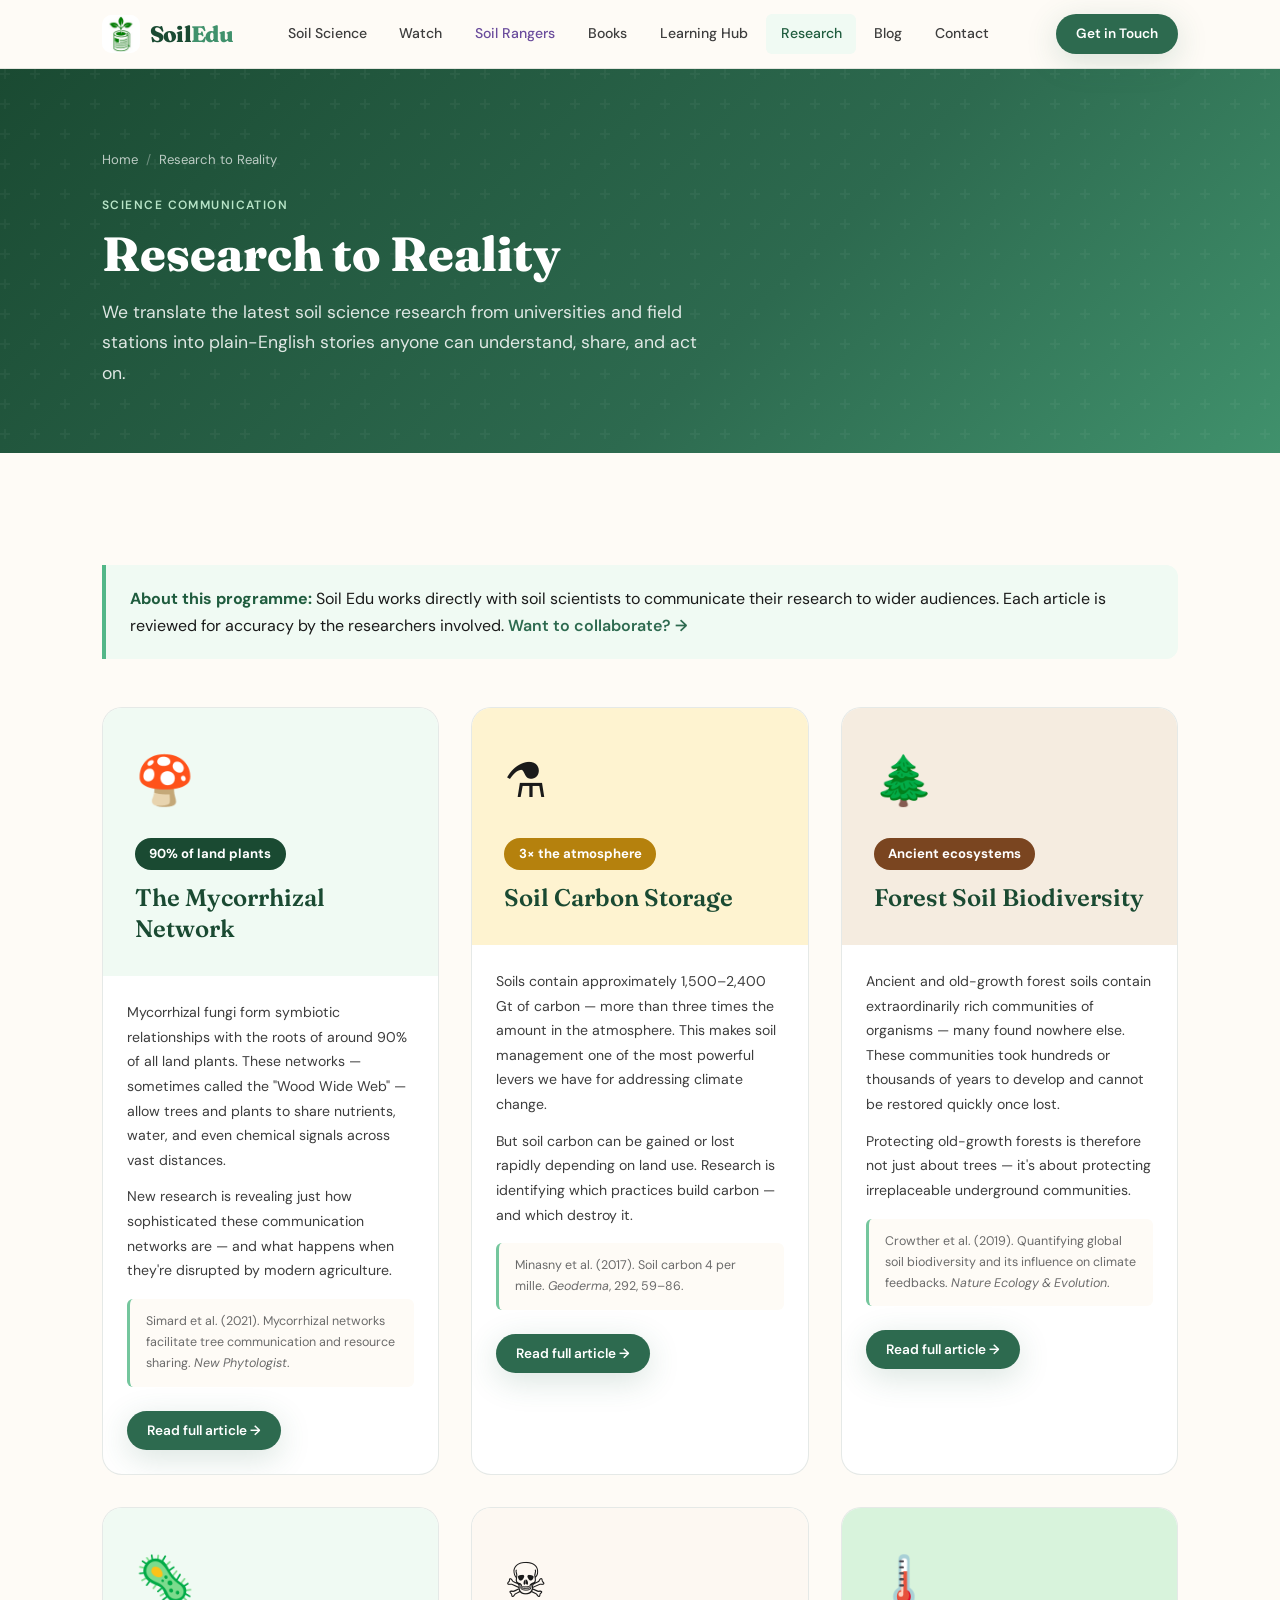
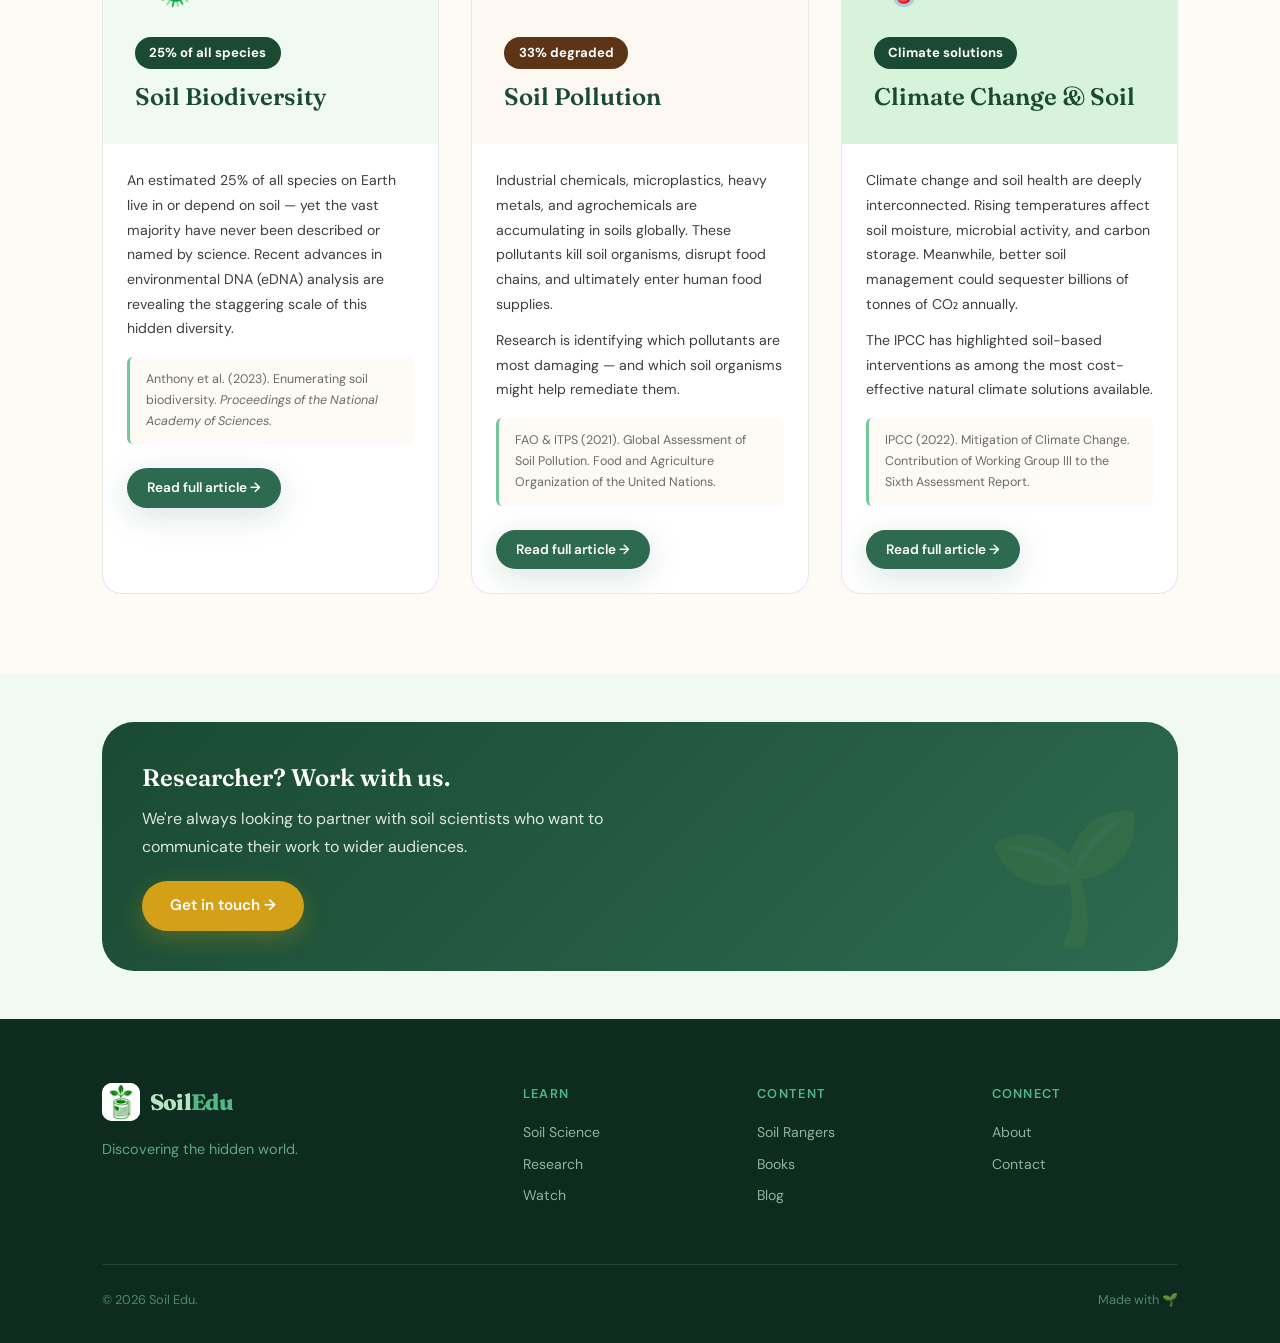
<file: pages/research.html>
<!DOCTYPE html>
<html lang="en">
<head>
<meta charset="UTF-8"><meta name="viewport" content="width=device-width, initial-scale=1.0">
<title>Research to Reality — Soil Edu</title>
<link rel="stylesheet" href="../css/style.css">
<link rel="icon" type="image/png" href="../images/favicon.png">
<style>
.research-card{background:var(--white);border-radius:var(--radius-lg);border:1px solid var(--border);overflow:hidden;transition:var(--transition)}
.research-card:hover{box-shadow:var(--shadow-md);transform:translateY(-4px)}
.research-card-top{padding:2rem;background:var(--green-50);position:relative}
.research-icon{font-size:3rem;margin-bottom:1rem;display:block}
.research-card h3{color:var(--green-800)}
.research-card-body{padding:1.5rem}
.research-card p{font-size:0.88rem}
.cite{background:var(--cream);border-radius:var(--radius-sm);padding:0.75rem 1rem;font-size:0.78rem;color:var(--text-muted);margin-top:1rem;border-left:3px solid var(--green-300)}
.stat-pill{display:inline-block;background:var(--green-800);color:white;padding:0.3rem 0.9rem;border-radius:var(--radius-pill);font-size:0.82rem;font-weight:700;margin-bottom:0.75rem}
</style>
</head>
<body>
<nav class="nav">
  <div class="nav-inner">
    <a href="../index.html" class="nav-logo"><div class="nav-logo-mark"><img src="../images/logo-mark.png" alt="Soil Edu logo" width="38" height="38"></div><span class="nav-logo-text">Soil<span>Edu</span></span></a>
    <div class="nav-links"><a href="soil-science.html" class="nav-link">Soil Science</a><a href="watch.html" class="nav-link">Watch</a><a href="soil-rangers.html" class="nav-link rangers">Soil Rangers</a><a href="books.html" class="nav-link">Books</a><a href="learning-hub.html" class="nav-link">Learning Hub</a><a href="research.html" class="nav-link active">Research</a><a href="blog.html" class="nav-link">Blog</a><a href="contact.html" class="nav-link">Contact</a></div>
    <a href="contact.html" class="btn btn-primary btn-sm nav-cta">Get in Touch</a>
    <div class="nav-hamburger"><span></span><span></span><span></span></div>
  </div>
  <div class="nav-mobile"><a href="../index.html" class="nav-link">Home</a><a href="research.html" class="nav-link">Research</a><a href="soil-science.html" class="nav-link">Soil Science</a></div>
</nav>
<div class="page-hero">
  <div class="container">
    <nav class="breadcrumb mb-3"><a href="../index.html">Home</a><span class="breadcrumb-sep">/</span><span>Research to Reality</span></nav>
    <span class="eyebrow">Science Communication</span>
    <h1>Research to Reality</h1>
    <p>We translate the latest soil science research from universities and field stations into plain-English stories anyone can understand, share, and act on.</p>
  </div>
</div>
<section class="section">
  <div class="container">
    <div class="callout" style="margin-bottom:3rem"><strong>About this programme:</strong> Soil Edu works directly with soil scientists to communicate their research to wider audiences. Each article is reviewed for accuracy by the researchers involved. <a href="contact.html" style="color:var(--green-600);font-weight:600">Want to collaborate? →</a></div>
    <div class="grid-3">
      <div class="research-card reveal reveal-delay-1">
        <div class="research-card-top"><span class="research-icon">🍄</span><div class="stat-pill">90% of land plants</div><h3>The Mycorrhizal Network</h3></div>
        <div class="research-card-body"><p>Mycorrhizal fungi form symbiotic relationships with the roots of around 90% of all land plants. These networks — sometimes called the "Wood Wide Web" — allow trees and plants to share nutrients, water, and even chemical signals across vast distances.</p><p style="margin-top:0.75rem">New research is revealing just how sophisticated these communication networks are — and what happens when they're disrupted by modern agriculture.</p><div class="cite">Simard et al. (2021). Mycorrhizal networks facilitate tree communication and resource sharing. <em>New Phytologist</em>.</div><a href="#" class="btn btn-primary btn-sm mt-3">Read full article →</a></div>
      </div>
      <div class="research-card reveal reveal-delay-2">
        <div class="research-card-top" style="background:var(--gold-100)"><span class="research-icon">⚗️</span><div class="stat-pill" style="background:var(--gold-600)">3× the atmosphere</div><h3>Soil Carbon Storage</h3></div>
        <div class="research-card-body"><p>Soils contain approximately 1,500–2,400 Gt of carbon — more than three times the amount in the atmosphere. This makes soil management one of the most powerful levers we have for addressing climate change.</p><p style="margin-top:0.75rem">But soil carbon can be gained or lost rapidly depending on land use. Research is identifying which practices build carbon — and which destroy it.</p><div class="cite">Minasny et al. (2017). Soil carbon 4 per mille. <em>Geoderma</em>, 292, 59–86.</div><a href="#" class="btn btn-primary btn-sm mt-3">Read full article →</a></div>
      </div>
      <div class="research-card reveal reveal-delay-3">
        <div class="research-card-top" style="background:var(--brown-100)"><span class="research-icon">🌲</span><div class="stat-pill" style="background:var(--brown-700)">Ancient ecosystems</div><h3>Forest Soil Biodiversity</h3></div>
        <div class="research-card-body"><p>Ancient and old-growth forest soils contain extraordinarily rich communities of organisms — many found nowhere else. These communities took hundreds or thousands of years to develop and cannot be restored quickly once lost.</p><p style="margin-top:0.75rem">Protecting old-growth forests is therefore not just about trees — it's about protecting irreplaceable underground communities.</p><div class="cite">Crowther et al. (2019). Quantifying global soil biodiversity and its influence on climate feedbacks. <em>Nature Ecology & Evolution</em>.</div><a href="#" class="btn btn-primary btn-sm mt-3">Read full article →</a></div>
      </div>
      <div class="research-card reveal">
        <div class="research-card-top" style="background:var(--green-50)"><span class="research-icon">🦠</span><div class="stat-pill">25% of all species</div><h3>Soil Biodiversity</h3></div>
        <div class="research-card-body"><p>An estimated 25% of all species on Earth live in or depend on soil — yet the vast majority have never been described or named by science. Recent advances in environmental DNA (eDNA) analysis are revealing the staggering scale of this hidden diversity.</p><div class="cite">Anthony et al. (2023). Enumerating soil biodiversity. <em>Proceedings of the National Academy of Sciences</em>.</div><a href="#" class="btn btn-primary btn-sm mt-3">Read full article →</a></div>
      </div>
      <div class="research-card reveal reveal-delay-1">
        <div class="research-card-top" style="background:var(--brown-50)"><span class="research-icon">☠️</span><div class="stat-pill" style="background:var(--brown-800)">33% degraded</div><h3>Soil Pollution</h3></div>
        <div class="research-card-body"><p>Industrial chemicals, microplastics, heavy metals, and agrochemicals are accumulating in soils globally. These pollutants kill soil organisms, disrupt food chains, and ultimately enter human food supplies.</p><p style="margin-top:0.75rem">Research is identifying which pollutants are most damaging — and which soil organisms might help remediate them.</p><div class="cite">FAO & ITPS (2021). Global Assessment of Soil Pollution. Food and Agriculture Organization of the United Nations.</div><a href="#" class="btn btn-primary btn-sm mt-3">Read full article →</a></div>
      </div>
      <div class="research-card reveal reveal-delay-2">
        <div class="research-card-top" style="background:var(--green-100)"><span class="research-icon">🌡️</span><div class="stat-pill">Climate solutions</div><h3>Climate Change & Soil</h3></div>
        <div class="research-card-body"><p>Climate change and soil health are deeply interconnected. Rising temperatures affect soil moisture, microbial activity, and carbon storage. Meanwhile, better soil management could sequester billions of tonnes of CO₂ annually.</p><p style="margin-top:0.75rem">The IPCC has highlighted soil-based interventions as among the most cost-effective natural climate solutions available.</p><div class="cite">IPCC (2022). Mitigation of Climate Change. Contribution of Working Group III to the Sixth Assessment Report.</div><a href="#" class="btn btn-primary btn-sm mt-3">Read full article →</a></div>
      </div>
    </div>
  </div>
</section>
<section class="section-sm" style="background:var(--green-50)">
  <div class="container">
    <div class="newsletter-section reveal" style="padding:2.5rem">
      <div style="max-width:560px"><h3 style="color:white">Researcher? Work with us.</h3><p style="color:rgba(255,255,255,0.85);margin:0.75rem 0 1.25rem">We're always looking to partner with soil scientists who want to communicate their work to wider audiences.</p><a href="contact.html" class="btn btn-gold">Get in touch →</a></div>
    </div>
  </div>
</section>
<footer class="footer">
  <div class="container">
    <div class="footer-grid">
      <div class="footer-brand"><div class="nav-logo"><div class="nav-logo-mark"><img src="../images/logo-mark.png" alt="Soil Edu logo" width="38" height="38"></div><span class="nav-logo-text" style="color:var(--green-200)">Soil<span style="color:var(--green-400)">Edu</span></span></div><p>Discovering the hidden world.</p></div>
      <div class="footer-col"><h5>Learn</h5><a href="soil-science.html">Soil Science</a><a href="research.html">Research</a><a href="watch.html">Watch</a></div>
      <div class="footer-col"><h5>Content</h5><a href="soil-rangers.html">Soil Rangers</a><a href="books.html">Books</a><a href="blog.html">Blog</a></div>
      <div class="footer-col"><h5>Connect</h5><a href="about.html">About</a><a href="contact.html">Contact</a></div>
    </div>
    <div class="footer-bottom"><span>© 2026 Soil Edu.</span><span>Made with 🌱</span></div>
  </div>
</footer>
<script src="../js/main.js"></script>
</body>
</html>
</file>
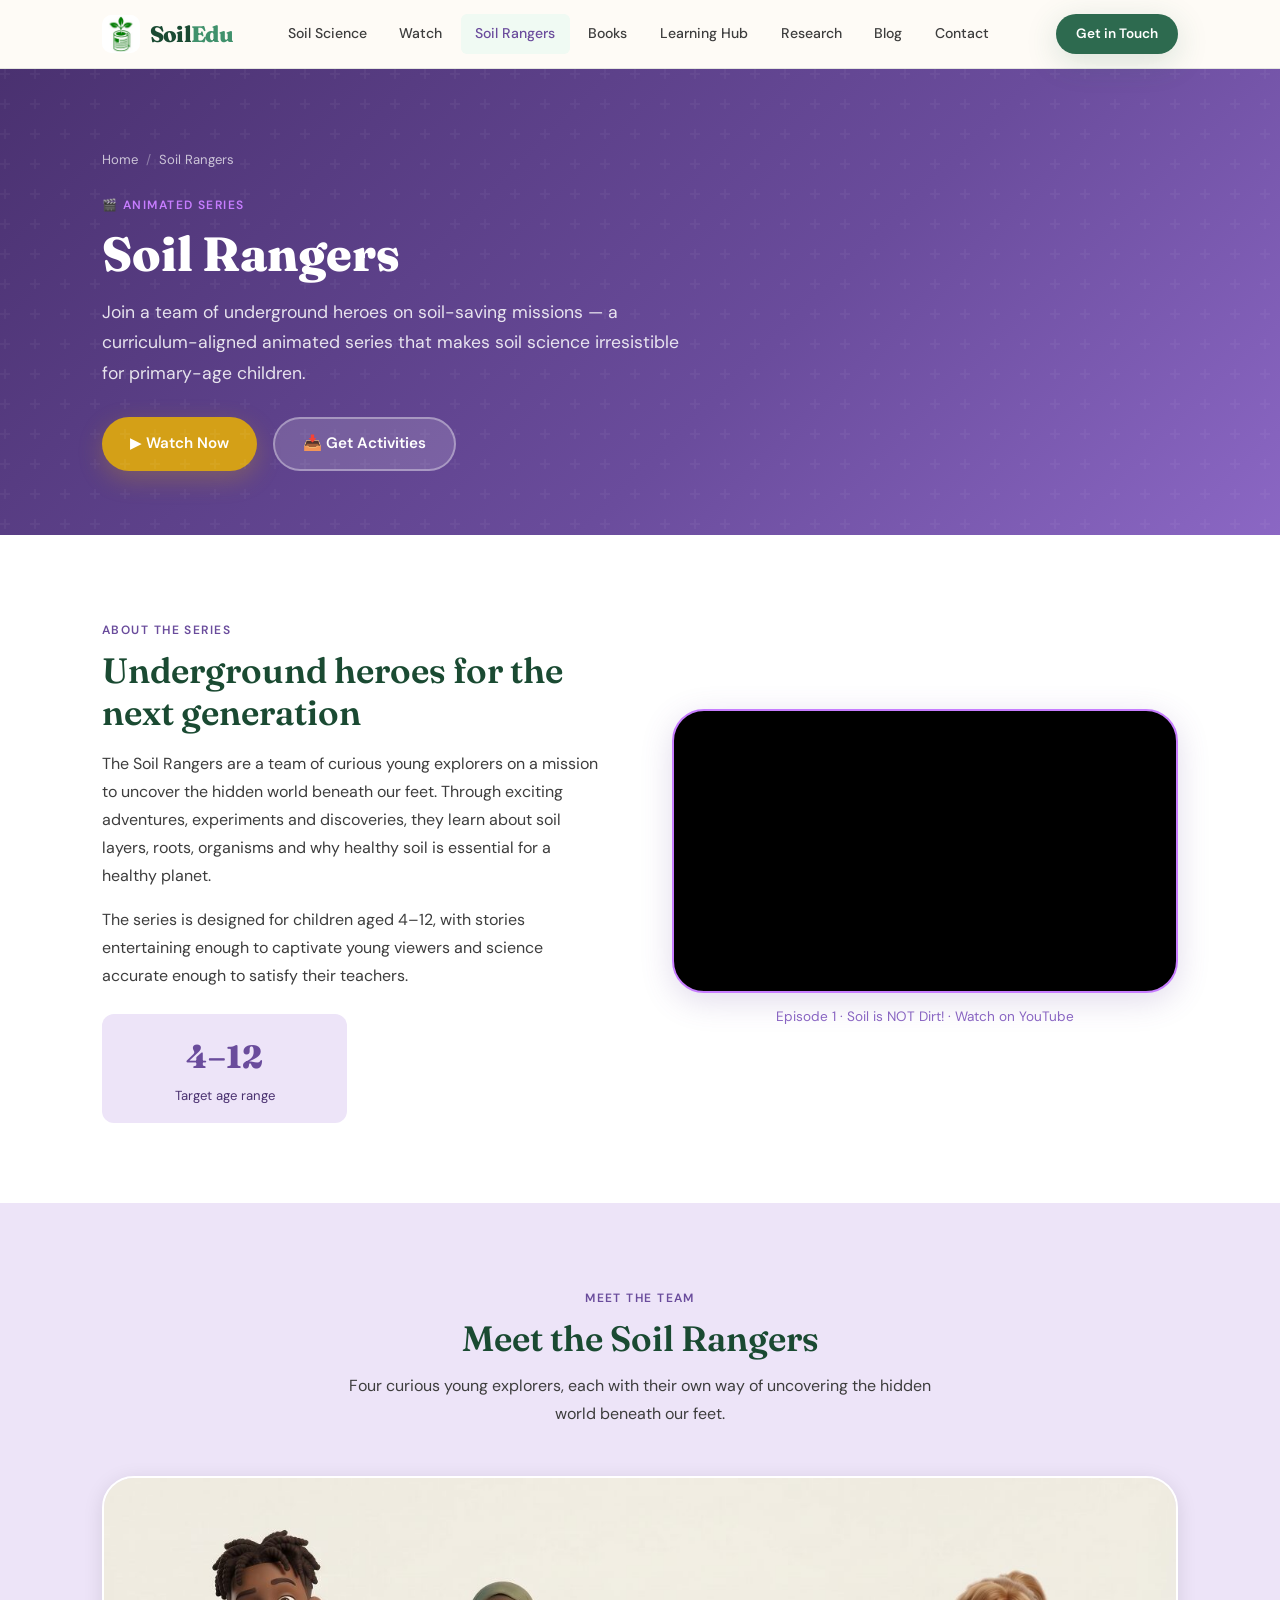
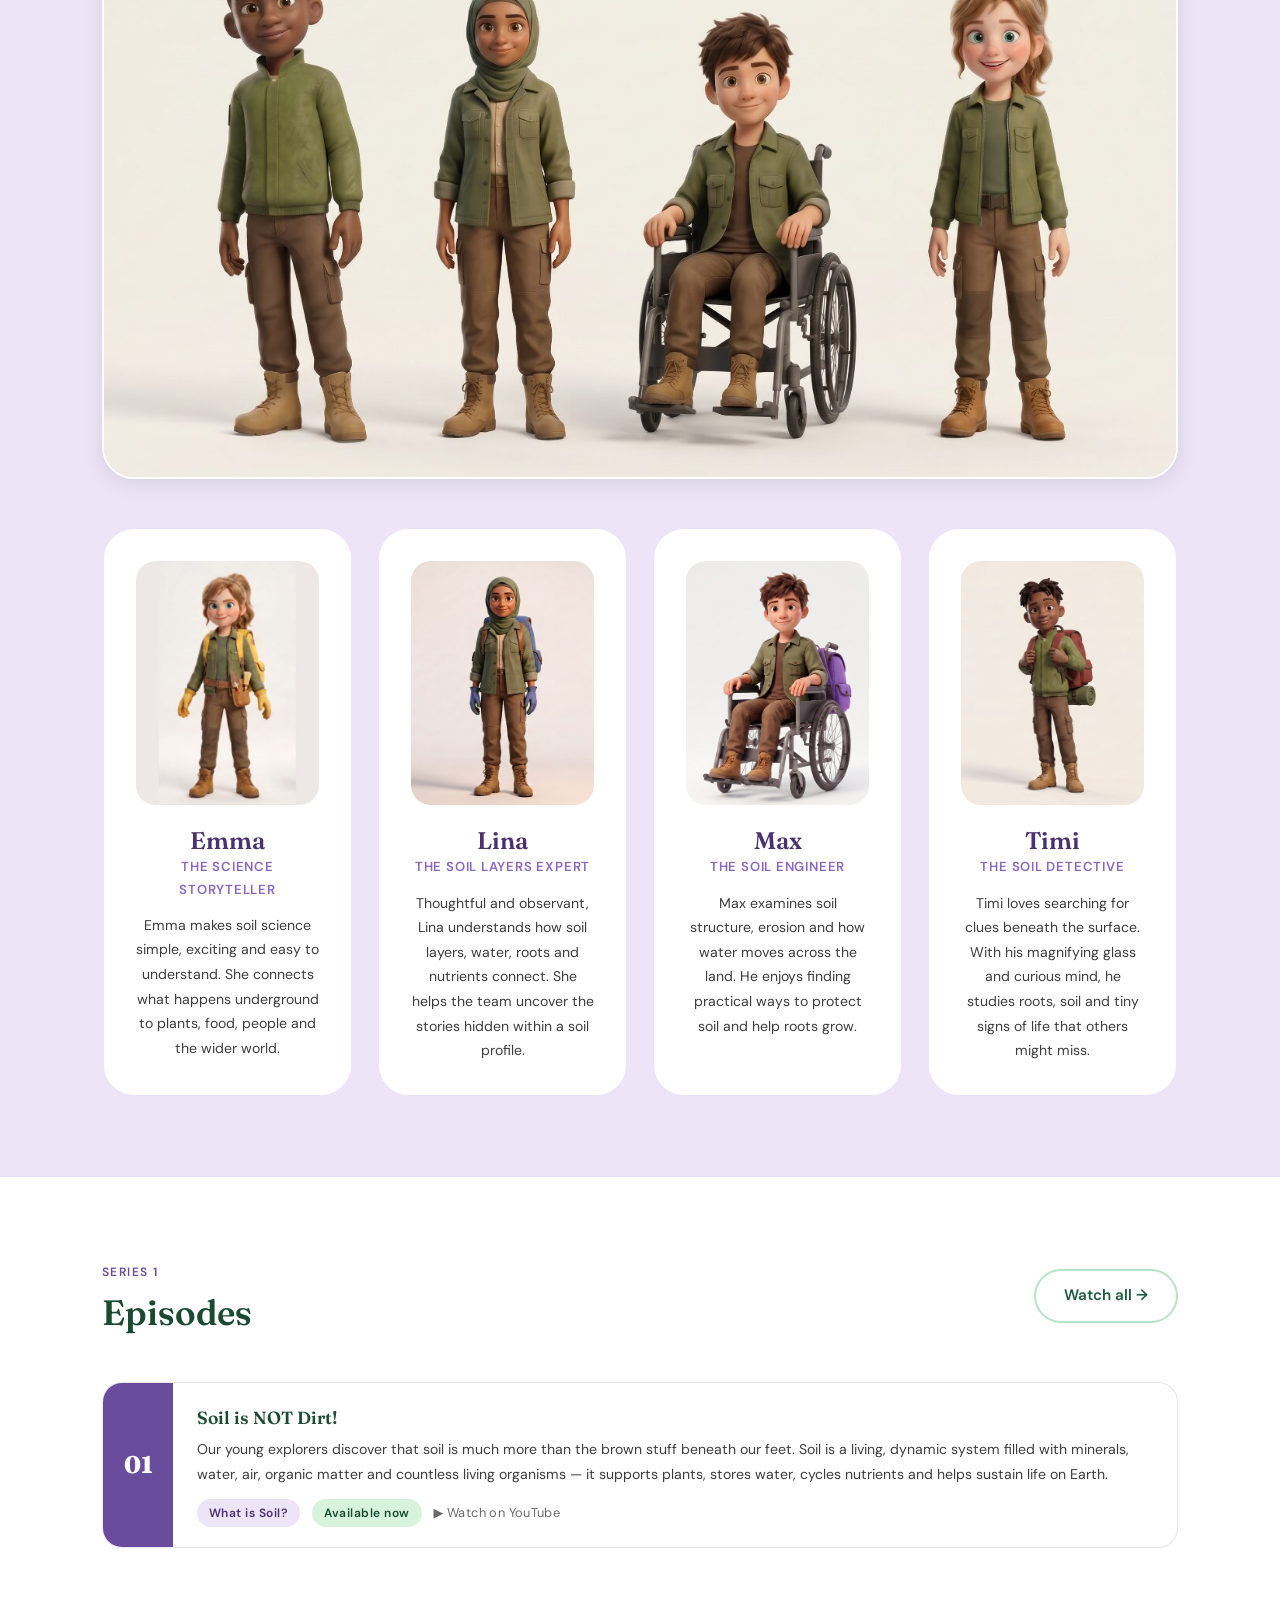
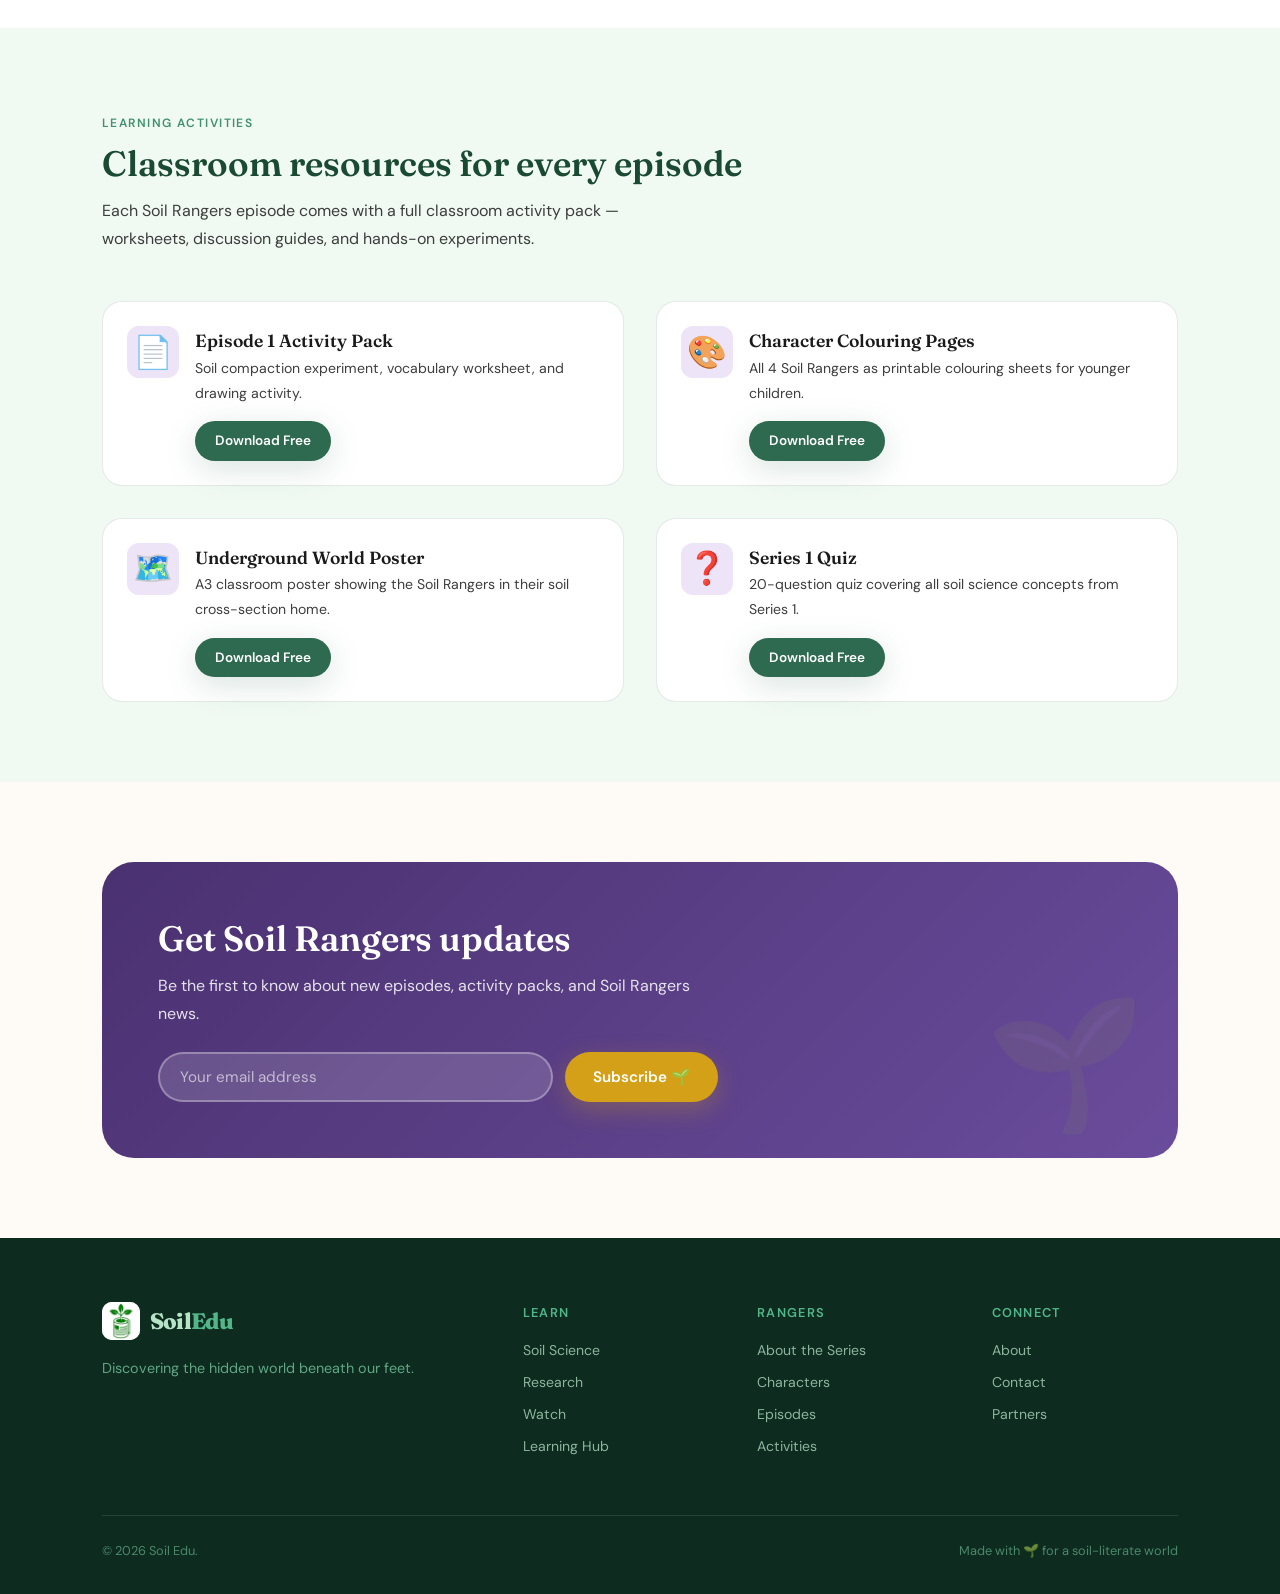
<file: pages/soil-rangers.html>
<!DOCTYPE html>
<html lang="en">
<head>
<meta charset="UTF-8">
<meta name="viewport" content="width=device-width, initial-scale=1.0">
<title>Soil Rangers — Soil Edu</title>
<link rel="stylesheet" href="../css/style.css">
<link rel="icon" type="image/png" href="../images/favicon.png">
<style>
.rangers-hero { background:linear-gradient(135deg, #3d1f6b 0%, #6a4c9c 60%, #8b67c4 100%); }
.episode-card { background:var(--white); border-radius:var(--radius-lg); border:1px solid var(--border); overflow:hidden; transition:var(--transition); display:flex; align-items:stretch; }
.episode-card:hover { box-shadow:var(--shadow-md); transform:translateX(4px); }
.episode-num { width:70px; background:var(--purple-600); color:white; display:flex; align-items:center; justify-content:center; font-family:var(--font-display); font-size:1.5rem; font-weight:800; flex-shrink:0; }
.episode-info { padding:1.25rem 1.5rem; flex:1; }
.episode-info h4 { color:var(--green-800); }
.episode-info p { font-size:0.88rem; margin-top:0.25rem; }
.episode-meta { display:flex; gap:0.75rem; margin-top:0.75rem; flex-wrap:wrap; align-items:center; }
.video-embed { position:relative; aspect-ratio:16/9; border-radius:var(--radius-xl); overflow:hidden; border:2px solid var(--purple-300); background:#000; box-shadow:0 8px 32px rgba(106,76,156,0.2); }
.video-embed iframe { position:absolute; inset:0; width:100%; height:100%; border:0; }
.video-caption { margin-top:0.75rem; font-size:0.85rem; color:var(--purple-500); text-align:center; }
.group-photo { width:100%; height:auto; display:block; border-radius:var(--radius-xl); border:2px solid var(--white); box-shadow:var(--shadow-md); }
.ranger-photo { width:100%; aspect-ratio:3/4; object-fit:cover; display:block; border-radius:var(--radius-lg); margin-bottom:1.25rem; background:#f3efe9; }
@media (min-width: 769px) and (max-width: 1024px) { #characters .grid-4 { grid-template-columns:repeat(2, 1fr); } }
.activity-card { background:var(--white); border:1px solid var(--border); border-radius:var(--radius-lg); padding:1.5rem; display:flex; gap:1rem; align-items:flex-start; transition:var(--transition); }
.activity-card:hover { box-shadow:var(--shadow-sm); }
.activity-icon { font-size:2rem; flex-shrink:0; width:52px; height:52px; background:var(--purple-100); border-radius:var(--radius-md); display:flex; align-items:center; justify-content:center; }
</style>
</head>
<body>
<nav class="nav">
  <div class="nav-inner">
    <a href="../index.html" class="nav-logo"><div class="nav-logo-mark"><img src="../images/logo-mark.png" alt="Soil Edu logo" width="38" height="38"></div><span class="nav-logo-text">Soil<span>Edu</span></span></a>
    <div class="nav-links">
      <a href="soil-science.html" class="nav-link">Soil Science</a>
      <a href="watch.html" class="nav-link">Watch</a>
      <a href="soil-rangers.html" class="nav-link rangers active">Soil Rangers</a>
      <a href="books.html" class="nav-link">Books</a>
      <a href="learning-hub.html" class="nav-link">Learning Hub</a>
      <a href="research.html" class="nav-link">Research</a>
      <a href="blog.html" class="nav-link">Blog</a>
      <a href="contact.html" class="nav-link">Contact</a>
    </div>
    <a href="contact.html" class="btn btn-primary btn-sm nav-cta">Get in Touch</a>
    <div class="nav-hamburger"><span></span><span></span><span></span></div>
  </div>
  <div class="nav-mobile"><a href="../index.html" class="nav-link">Home</a><a href="soil-rangers.html" class="nav-link">Soil Rangers</a><a href="watch.html" class="nav-link">Watch</a><a href="learning-hub.html" class="nav-link">Learning Hub</a></div>
</nav>

<div class="page-hero page-hero-purple">
  <div class="container">
    <nav class="breadcrumb mb-3"><a href="../index.html">Home</a><span class="breadcrumb-sep">/</span><span>Soil Rangers</span></nav>
    <span class="eyebrow" style="color:var(--purple-300)">🎬 Animated Series</span>
    <h1>Soil Rangers</h1>
    <p>Join a team of underground heroes on soil-saving missions — a curriculum-aligned animated series that makes soil science irresistible for primary-age children.</p>
    <div style="display:flex;gap:1rem;margin-top:1.75rem;flex-wrap:wrap">
      <a href="watch.html" class="btn btn-gold">▶ Watch Now</a>
      <a href="learning-hub.html" class="btn" style="background:rgba(255,255,255,0.15);color:white;border:2px solid rgba(255,255,255,0.35);border-radius:var(--radius-pill);padding:0.75rem 1.75rem;font-weight:600">📥 Get Activities</a>
    </div>
  </div>
</div>

<!-- ABOUT THE SERIES -->
<section class="section bg-white">
  <div class="container">
    <div class="grid-2" style="gap:4rem;align-items:center">
      <div class="reveal">
        <span class="eyebrow" style="color:var(--purple-600)">About the series</span>
        <h2 style="color:var(--green-800);margin-top:0.5rem">Underground heroes for the next generation</h2>
        <p style="margin:1rem 0">The Soil Rangers are a team of curious young explorers on a mission to uncover the hidden world beneath our feet. Through exciting adventures, experiments and discoveries, they learn about soil layers, roots, organisms and why healthy soil is essential for a healthy planet.</p>
        <p>The series is designed for children aged 4–12, with stories entertaining enough to captivate young viewers and science accurate enough to satisfy their teachers.</p>
        <div style="display:grid;grid-template-columns:1fr 1fr;gap:1rem;margin-top:1.5rem">
          <div style="background:var(--purple-100);border-radius:var(--radius-md);padding:1rem;text-align:center">
            <div style="font-family:var(--font-display);font-size:2rem;font-weight:800;color:var(--purple-600)">4–12</div>
            <div style="font-size:0.82rem;color:var(--purple-700)">Target age range</div>
          </div>
        </div>
      </div>
      <div class="reveal reveal-delay-2">
        <div class="video-embed">
          <iframe src="https://www.youtube-nocookie.com/embed/GiFAxo3YUXU" title="Soil Rangers Episode 1: Soil is NOT Dirt!" loading="lazy" allow="accelerometer; clipboard-write; encrypted-media; gyroscope; picture-in-picture; web-share" referrerpolicy="strict-origin-when-cross-origin" allowfullscreen></iframe>
        </div>
        <p class="video-caption">Episode 1 · Soil is NOT Dirt! · <a href="https://www.youtube.com/watch?v=GiFAxo3YUXU" target="_blank" rel="noopener">Watch on YouTube</a></p>
      </div>
    </div>
  </div>
</section>

<!-- CHARACTERS -->
<section class="section" id="characters" style="background:var(--purple-100)">
  <div class="container">
    <div class="section-header center reveal">
      <span class="eyebrow" style="color:var(--purple-600)">Meet the team</span>
      <h2 style="color:var(--green-800)">Meet the Soil Rangers</h2>
      <p>Four curious young explorers, each with their own way of uncovering the hidden world beneath our feet.</p>
    </div>
    <div class="reveal mt-6">
      <img src="../images/soil-rangers/group.jpg" alt="The Soil Rangers team: Timi, Lina, Max and Emma" class="group-photo" width="1379" height="770" loading="lazy">
    </div>
    <div class="grid-4 mt-6">
      <div class="character-card reveal reveal-delay-1">
        <img src="../images/soil-rangers/emma.jpg" alt="Emma, the Science Storyteller" class="ranger-photo" width="450" height="600" loading="lazy">
        <h3>Emma</h3>
        <div class="role">The Science Storyteller</div>
        <p>Emma makes soil science simple, exciting and easy to understand. She connects what happens underground to plants, food, people and the wider world.</p>
      </div>
      <div class="character-card reveal reveal-delay-2">
        <img src="../images/soil-rangers/lina.jpg" alt="Lina, the Soil Layers Expert" class="ranger-photo" width="450" height="600" loading="lazy">
        <h3>Lina</h3>
        <div class="role">The Soil Layers Expert</div>
        <p>Thoughtful and observant, Lina understands how soil layers, water, roots and nutrients connect. She helps the team uncover the stories hidden within a soil profile.</p>
      </div>
      <div class="character-card reveal reveal-delay-3">
        <img src="../images/soil-rangers/max.jpg" alt="Max, the Soil Engineer" class="ranger-photo" width="450" height="600" loading="lazy">
        <h3>Max</h3>
        <div class="role">The Soil Engineer</div>
        <p>Max examines soil structure, erosion and how water moves across the land. He enjoys finding practical ways to protect soil and help roots grow.</p>
      </div>
      <div class="character-card reveal">
        <img src="../images/soil-rangers/timi.jpg" alt="Timi, the Soil Detective" class="ranger-photo" width="450" height="600" loading="lazy">
        <h3>Timi</h3>
        <div class="role">The Soil Detective</div>
        <p>Timi loves searching for clues beneath the surface. With his magnifying glass and curious mind, he studies roots, soil and tiny signs of life that others might miss.</p>
      </div>
    </div>
  </div>
</section>

<!-- EPISODES -->
<section class="section bg-white" id="episodes">
  <div class="container">
    <div class="flex-between mb-6 reveal">
      <div>
        <span class="eyebrow" style="color:var(--purple-600)">Series 1</span>
        <h2 style="color:var(--green-800);margin-top:0.5rem">Episodes</h2>
      </div>
      <a href="watch.html" class="btn btn-secondary">Watch all →</a>
    </div>
    <div style="display:flex;flex-direction:column;gap:0.75rem">
      <a href="https://www.youtube.com/watch?v=GiFAxo3YUXU" target="_blank" rel="noopener" class="episode-card reveal reveal-delay-1" style="text-decoration:none;color:inherit"><div class="episode-num">01</div><div class="episode-info"><h4>Soil is NOT Dirt!</h4><p>Our young explorers discover that soil is much more than the brown stuff beneath our feet. Soil is a living, dynamic system filled with minerals, water, air, organic matter and countless living organisms — it supports plants, stores water, cycles nutrients and helps sustain life on Earth.</p><div class="episode-meta"><span class="badge badge-purple">What is Soil?</span><span class="badge badge-green">Available now</span><span class="caption">▶ Watch on YouTube</span></div></div></a>
    </div>
  </div>
</section>

<!-- ACTIVITIES -->
<section class="section" style="background:var(--green-50)">
  <div class="container">
    <div class="section-header reveal">
      <span class="eyebrow">Learning activities</span>
      <h2 style="color:var(--green-800);margin-top:0.5rem">Classroom resources for every episode</h2>
      <p>Each Soil Rangers episode comes with a full classroom activity pack — worksheets, discussion guides, and hands-on experiments.</p>
    </div>
    <div class="grid-2 mt-6">
      <div class="activity-card reveal reveal-delay-1">
        <div class="activity-icon">📄</div>
        <div><h4>Episode 1 Activity Pack</h4><p style="font-size:0.88rem">Soil compaction experiment, vocabulary worksheet, and drawing activity.</p><a href="learning-hub.html" class="btn btn-primary btn-sm mt-2">Download Free</a></div>
      </div>
      <div class="activity-card reveal reveal-delay-2">
        <div class="activity-icon">🎨</div>
        <div><h4>Character Colouring Pages</h4><p style="font-size:0.88rem">All 4 Soil Rangers as printable colouring sheets for younger children.</p><a href="learning-hub.html" class="btn btn-primary btn-sm mt-2">Download Free</a></div>
      </div>
      <div class="activity-card reveal reveal-delay-3">
        <div class="activity-icon">🗺️</div>
        <div><h4>Underground World Poster</h4><p style="font-size:0.88rem">A3 classroom poster showing the Soil Rangers in their soil cross-section home.</p><a href="learning-hub.html" class="btn btn-primary btn-sm mt-2">Download Free</a></div>
      </div>
      <div class="activity-card reveal">
        <div class="activity-icon">❓</div>
        <div><h4>Series 1 Quiz</h4><p style="font-size:0.88rem">20-question quiz covering all soil science concepts from Series 1.</p><a href="learning-hub.html" class="btn btn-primary btn-sm mt-2">Download Free</a></div>
      </div>
    </div>
  </div>
</section>

<section class="section">
  <div class="container">
    <div class="newsletter-section reveal" style="background:linear-gradient(135deg, var(--purple-700), var(--purple-600))">
      <div style="max-width:560px">
        <h2 style="color:white">Get Soil Rangers updates</h2>
        <p style="color:rgba(255,255,255,0.85);margin:0.75rem 0 1.5rem">Be the first to know about new episodes, activity packs, and Soil Rangers news.</p>
        <form class="newsletter-form" onsubmit="return false">
          <input type="email" placeholder="Your email address" class="newsletter-input" required>
          <button type="submit" class="btn btn-gold">Subscribe 🌱</button>
        </form>
      </div>
    </div>
  </div>
</section>

<footer class="footer">
  <div class="container">
    <div class="footer-grid">
      <div class="footer-brand"><div class="nav-logo"><div class="nav-logo-mark"><img src="../images/logo-mark.png" alt="Soil Edu logo" width="38" height="38"></div><span class="nav-logo-text" style="color:var(--green-200)">Soil<span style="color:var(--green-400)">Edu</span></span></div><p>Discovering the hidden world beneath our feet.</p></div>
      <div class="footer-col"><h5>Learn</h5><a href="soil-science.html">Soil Science</a><a href="research.html">Research</a><a href="watch.html">Watch</a><a href="learning-hub.html">Learning Hub</a></div>
      <div class="footer-col"><h5>Rangers</h5><a href="soil-rangers.html">About the Series</a><a href="soil-rangers.html#characters">Characters</a><a href="soil-rangers.html#episodes">Episodes</a><a href="learning-hub.html">Activities</a></div>
      <div class="footer-col"><h5>Connect</h5><a href="about.html">About</a><a href="contact.html">Contact</a><a href="contact.html#partners">Partners</a></div>
    </div>
    <div class="footer-bottom"><span>© 2026 Soil Edu.</span><span>Made with 🌱 for a soil-literate world</span></div>
  </div>
</footer>
<script src="../js/main.js"></script>
</body>
</html>
</file>
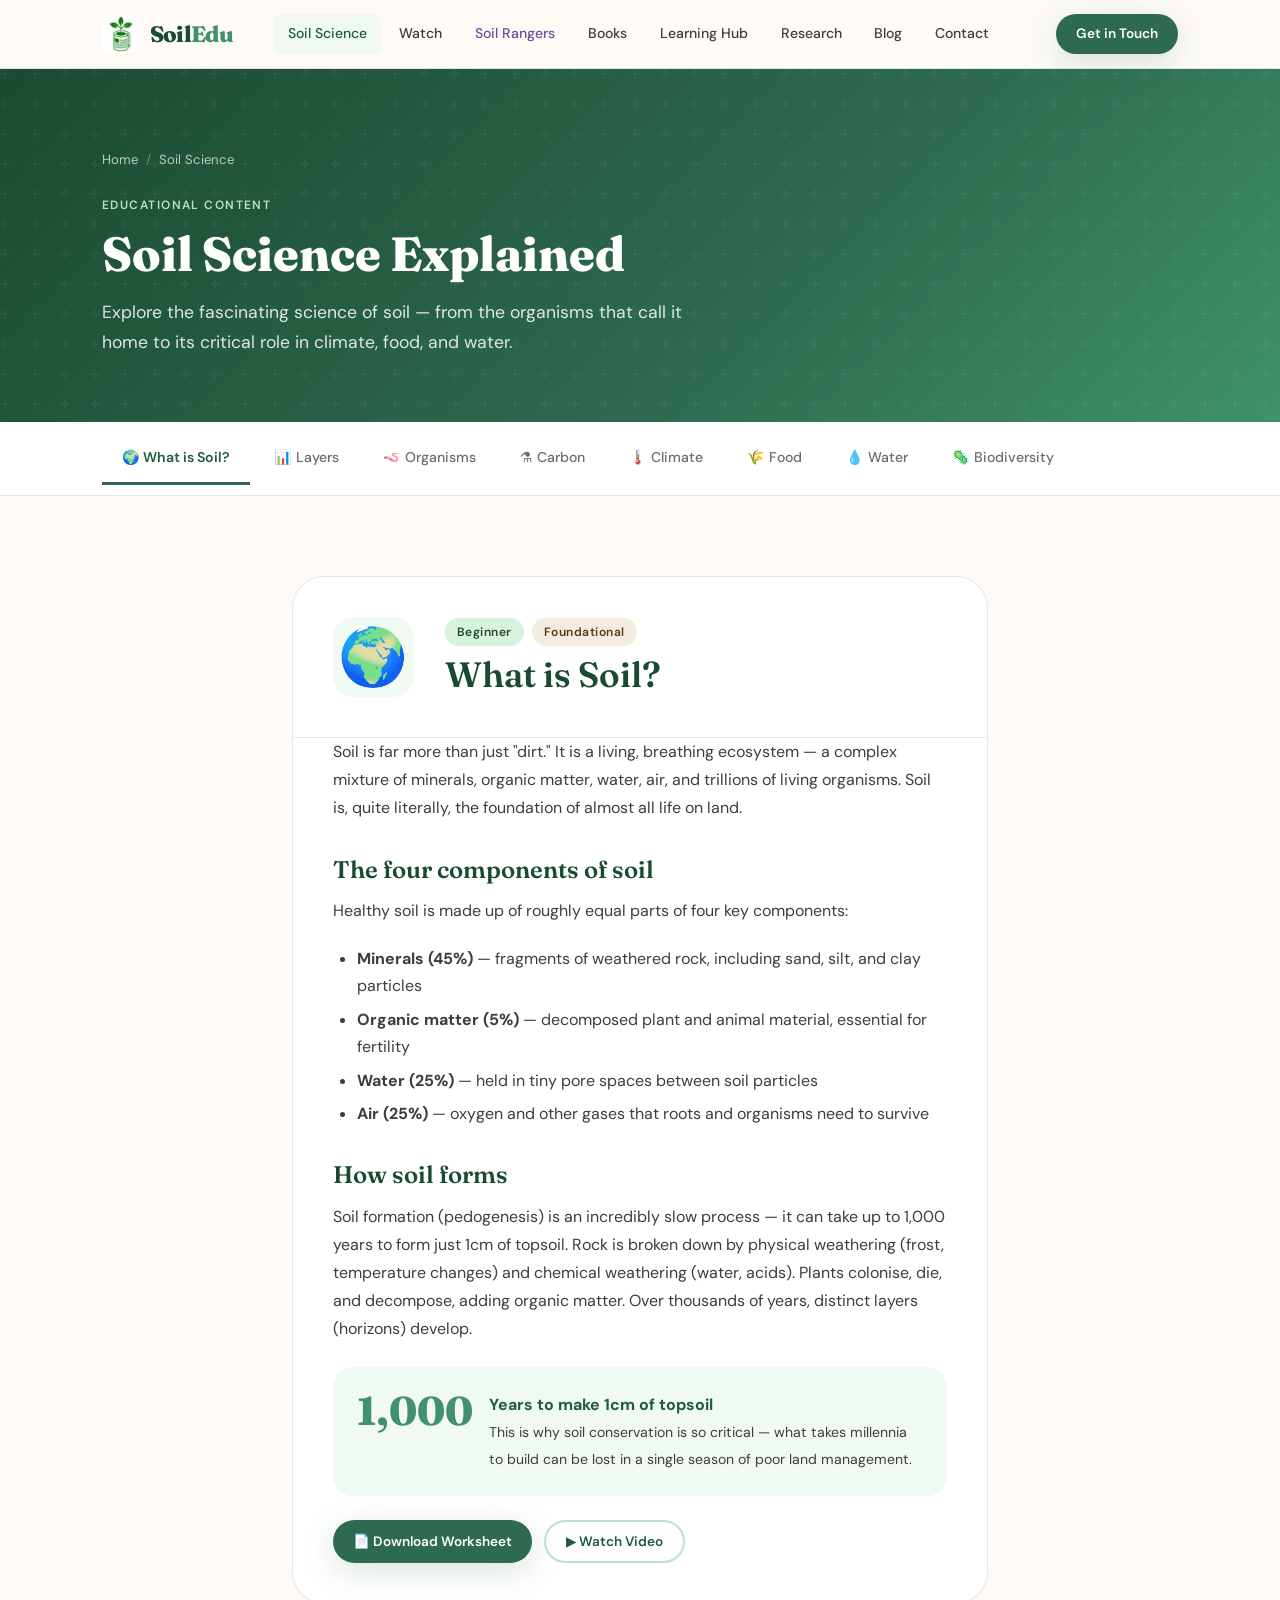
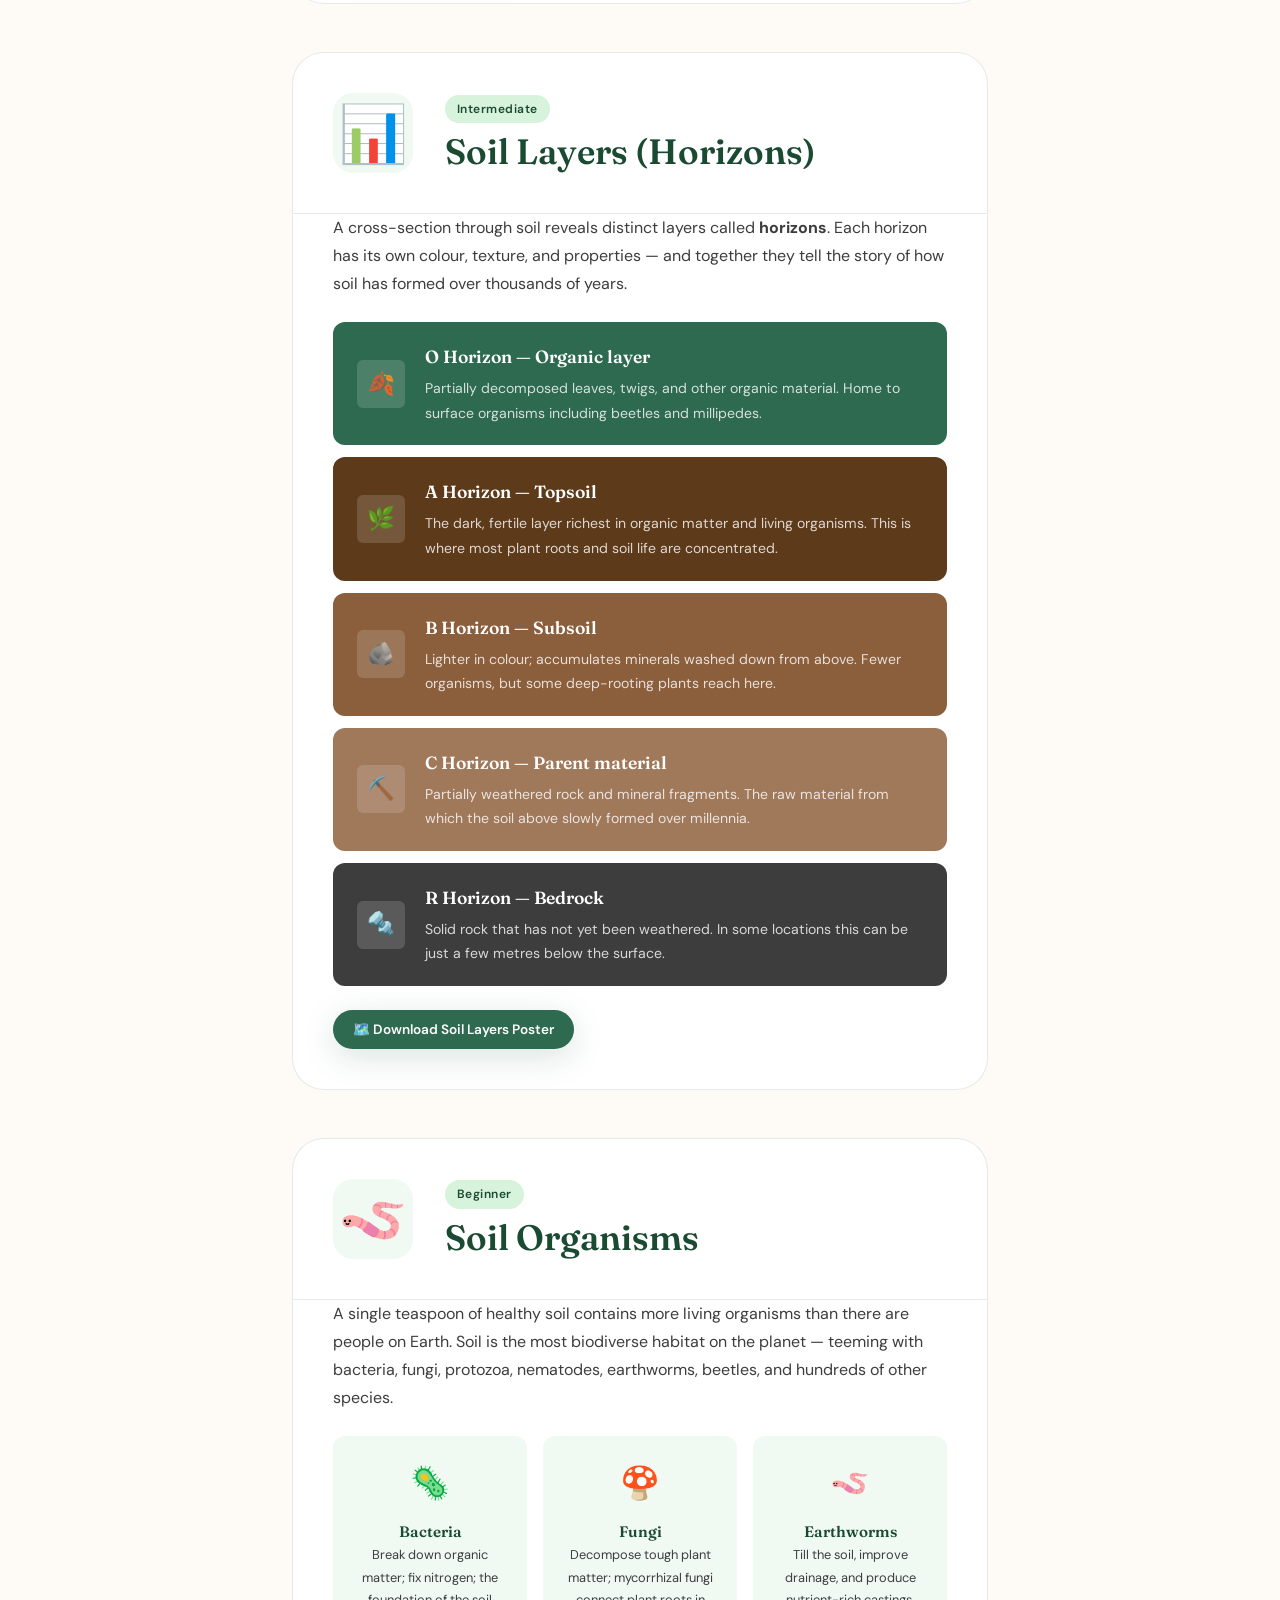
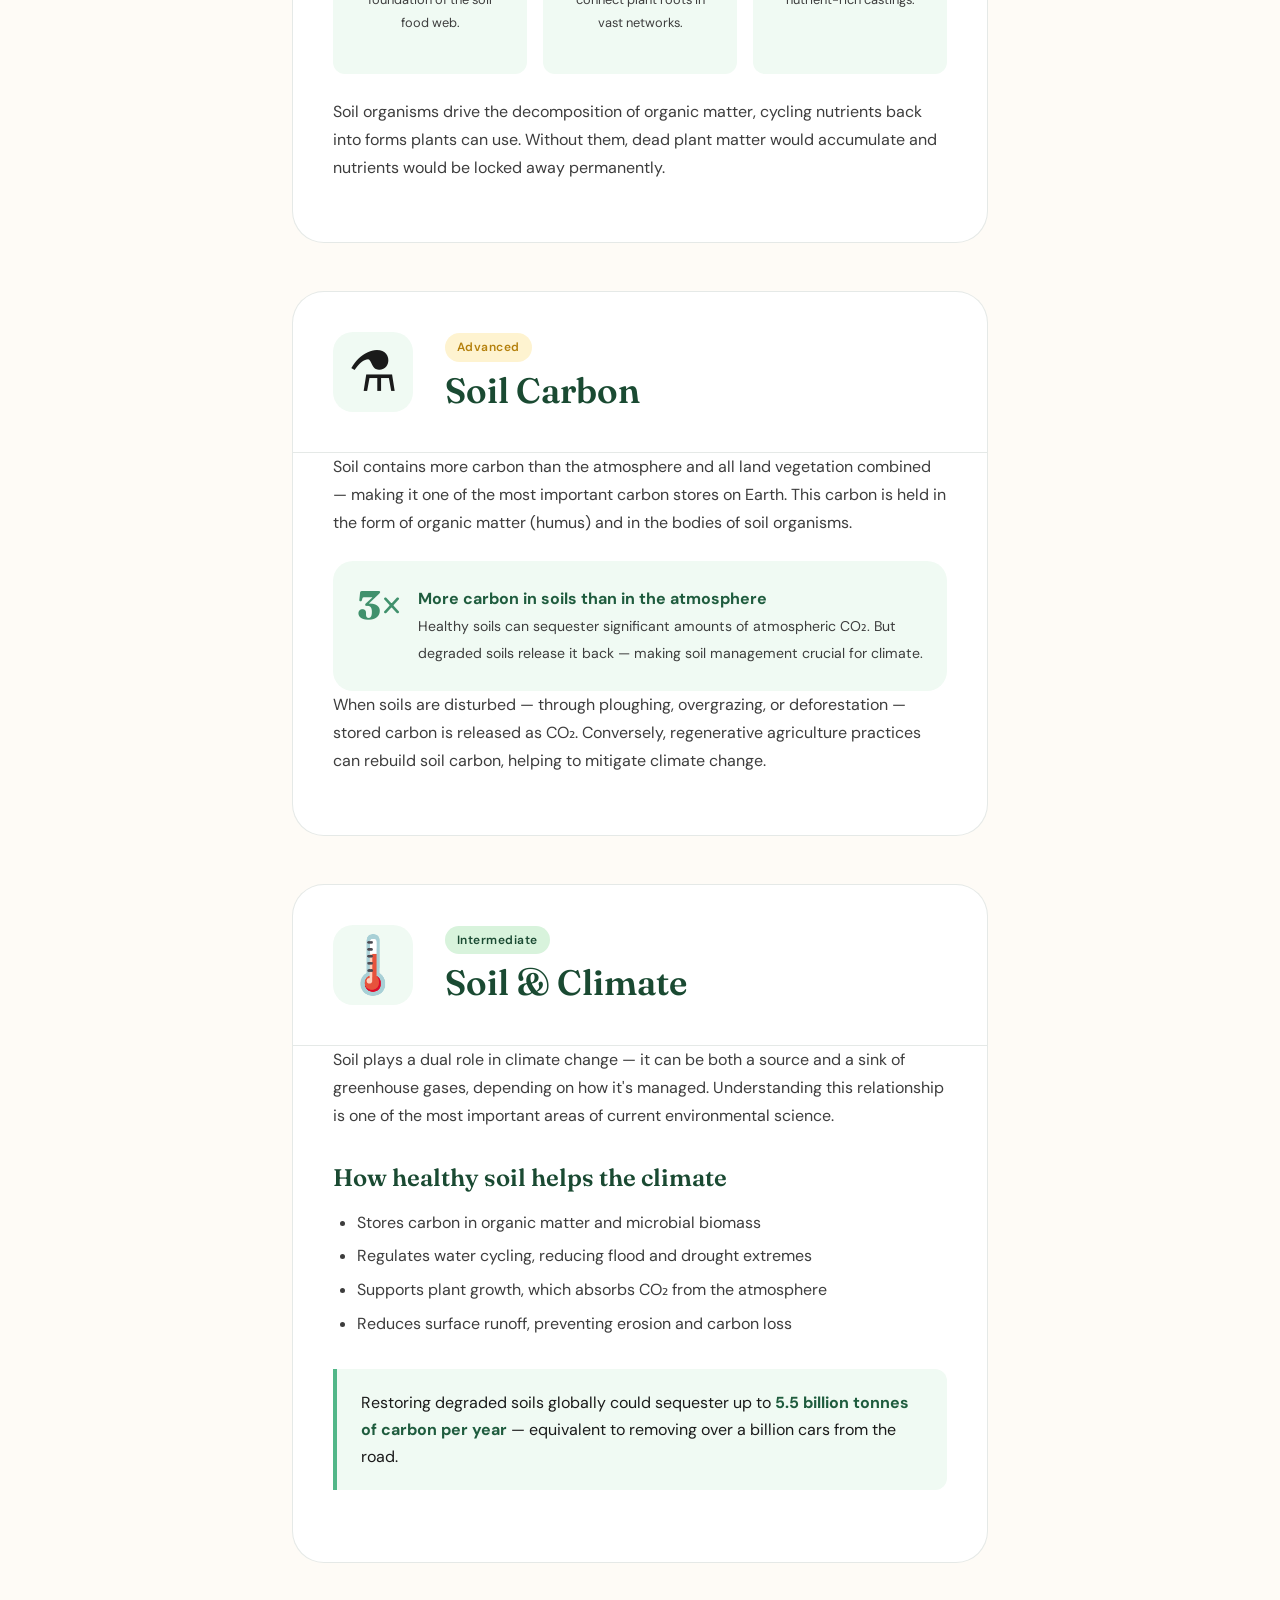
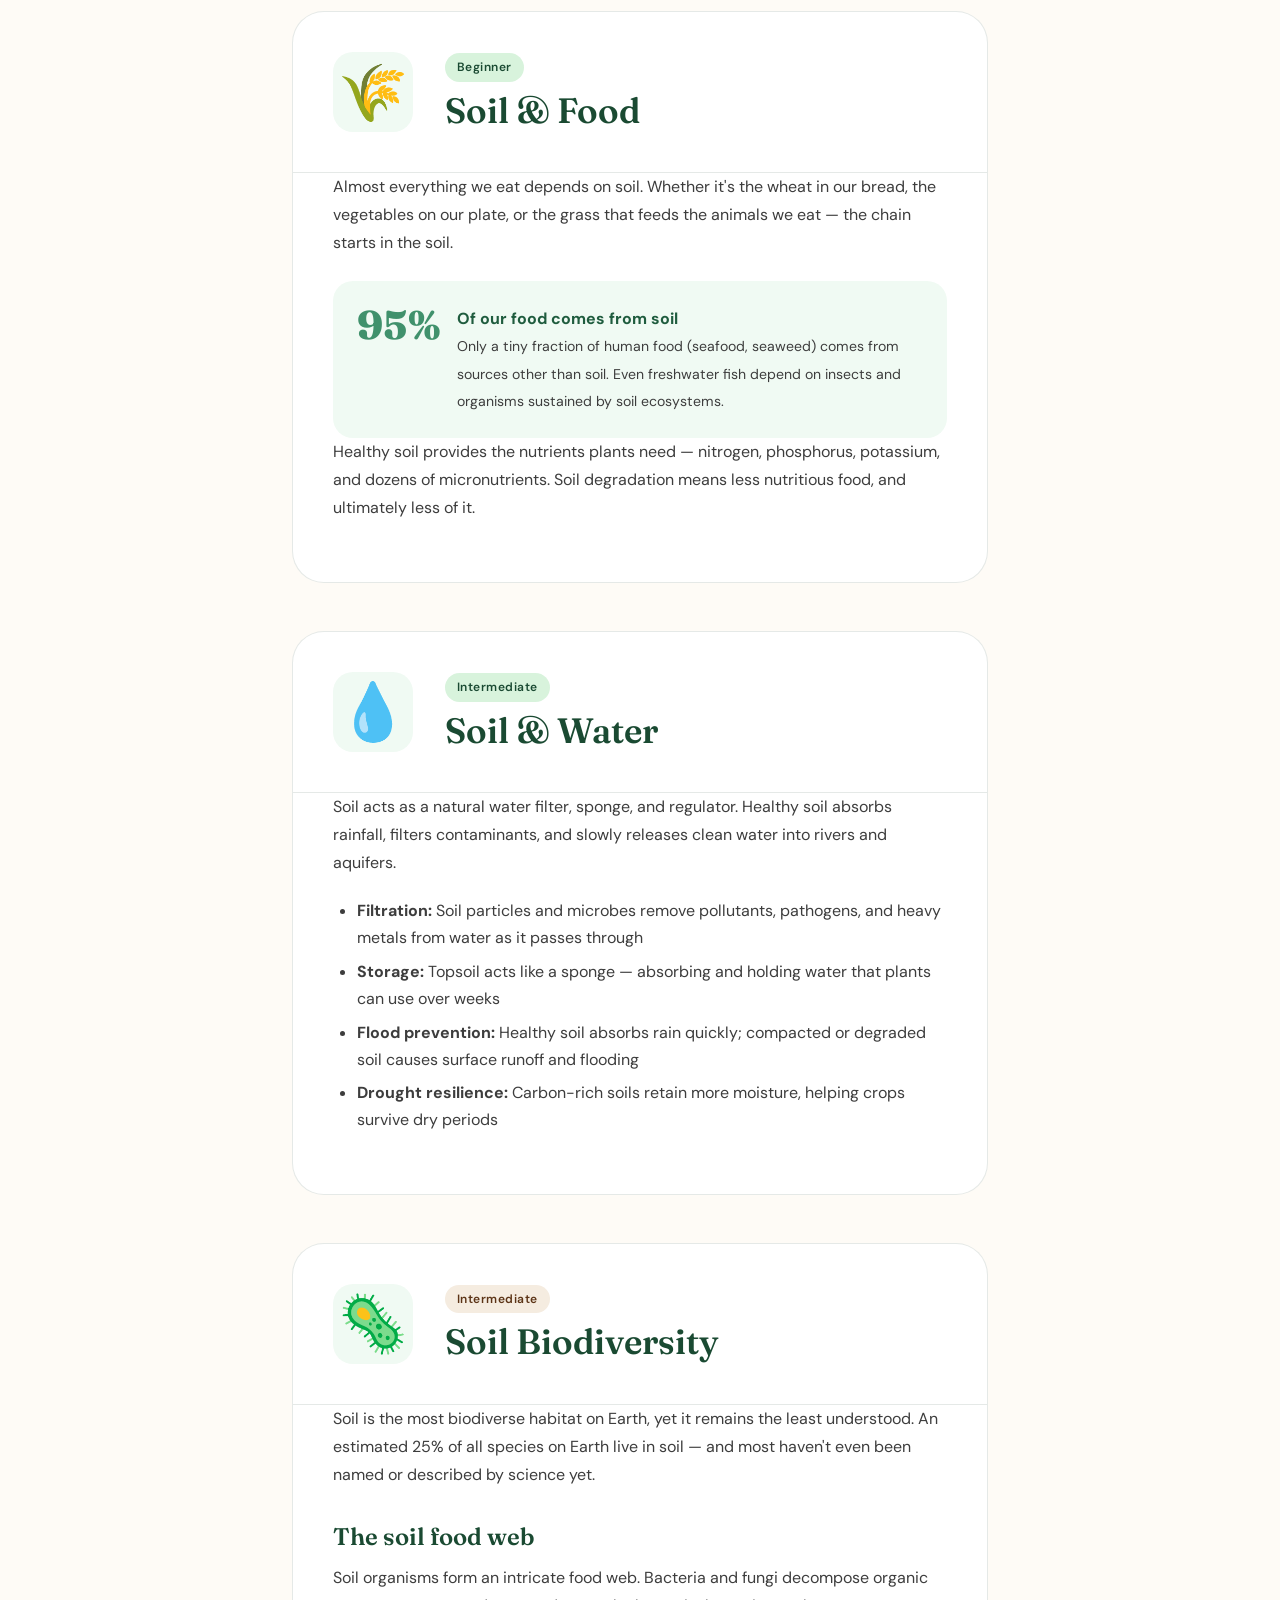
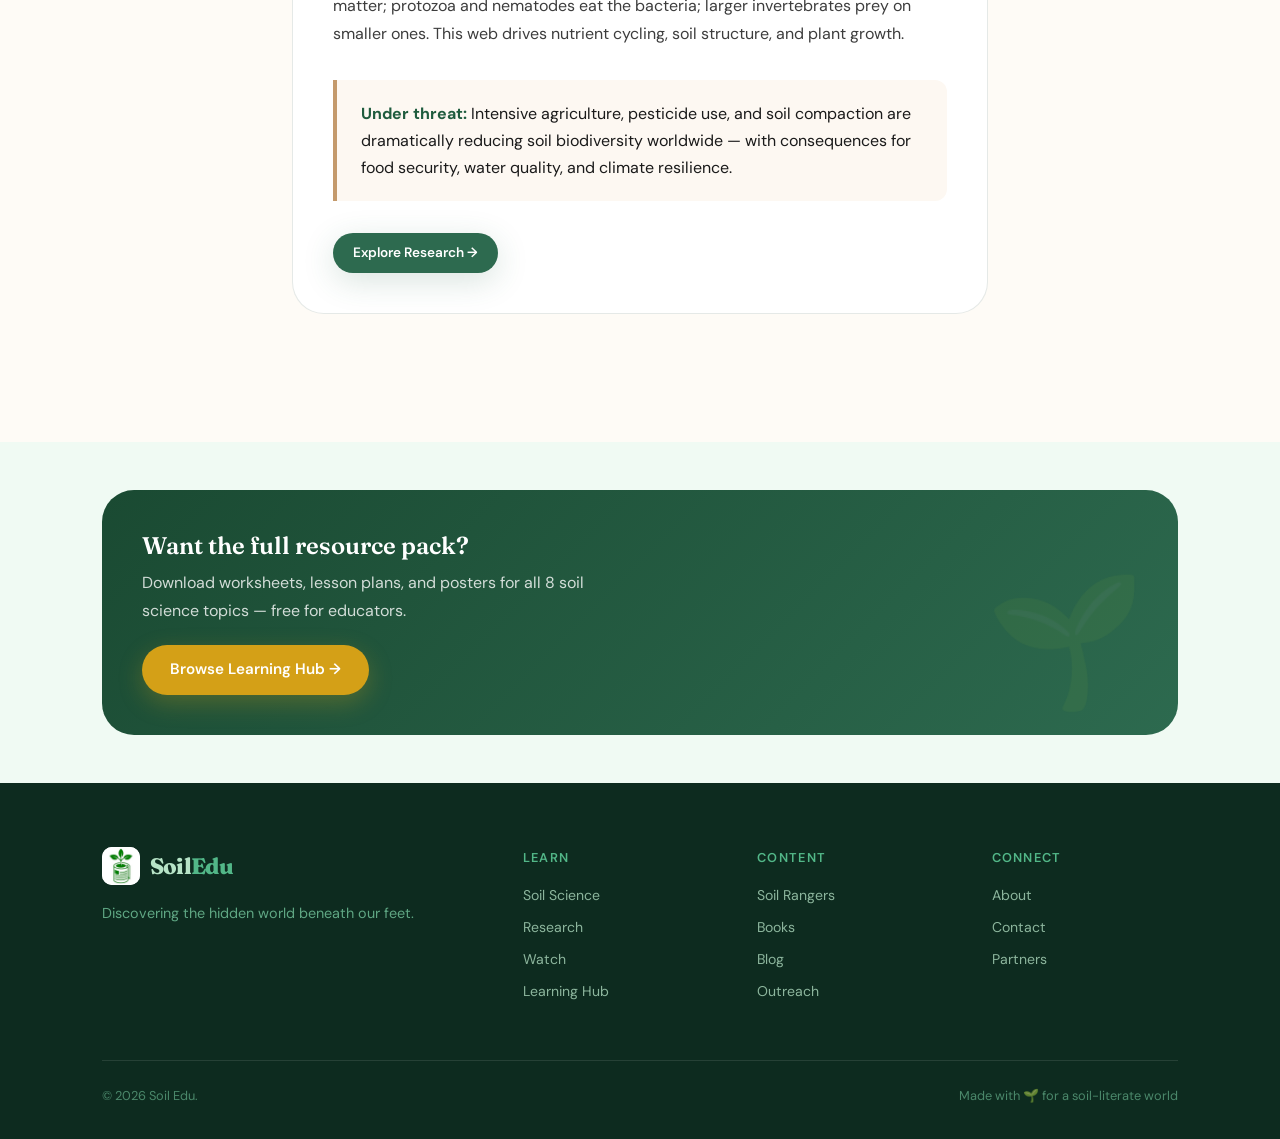
<file: pages/soil-science.html>
<!DOCTYPE html>
<html lang="en">
<head>
<meta charset="UTF-8">
<meta name="viewport" content="width=device-width, initial-scale=1.0">
<title>Soil Science — Soil Edu</title>
<link rel="stylesheet" href="../css/style.css">
<link rel="icon" type="image/png" href="../images/favicon.png">
<style>
.science-hero { background:linear-gradient(135deg, #1a4a32 0%, #2d6a4f 60%, #40916c 100%); }
.topic-article { background:var(--white); border-radius:var(--radius-xl); border:1px solid var(--border); overflow:hidden; margin-bottom:3rem; }
.topic-article-header { display:grid; grid-template-columns:80px 1fr; gap:2rem; align-items:center; padding:2.5rem; }
.topic-article-body { padding:0 2.5rem 2.5rem; border-top:1px solid var(--border); }
.topic-emoji-lg { font-size:3.5rem; width:80px; height:80px; display:flex; align-items:center; justify-content:center; background:var(--green-50); border-radius:var(--radius-lg); }
.fact-box { background:var(--green-50); border-radius:var(--radius-lg); padding:1.5rem; display:flex; gap:1rem; align-items:flex-start; margin-top:1.5rem; }
.fact-number { font-family:var(--font-display); font-size:2.5rem; font-weight:800; color:var(--green-500); line-height:1; flex-shrink:0; }
.layer-card { border-radius:var(--radius-md); padding:1.25rem 1.5rem; margin-bottom:0.75rem; display:grid; grid-template-columns:auto 1fr; gap:1.25rem; align-items:center; }
.layer-badge { width:48px; height:48px; border-radius:var(--radius-sm); display:flex; align-items:center; justify-content:center; font-size:1.4rem; flex-shrink:0; }
@media(max-width:640px){.topic-article-header{grid-template-columns:1fr;gap:1rem;}.topic-emoji-lg{width:60px;height:60px;font-size:2.5rem;}}
</style>
</head>
<body>
<nav class="nav">
  <div class="nav-inner">
    <a href="../index.html" class="nav-logo"><div class="nav-logo-mark"><img src="../images/logo-mark.png" alt="Soil Edu logo" width="38" height="38"></div><span class="nav-logo-text">Soil<span>Edu</span></span></a>
    <div class="nav-links">
      <a href="soil-science.html" class="nav-link active">Soil Science</a>
      <a href="watch.html" class="nav-link">Watch</a>
      <a href="soil-rangers.html" class="nav-link rangers">Soil Rangers</a>
      <a href="books.html" class="nav-link">Books</a>
      <a href="learning-hub.html" class="nav-link">Learning Hub</a>
      <a href="research.html" class="nav-link">Research</a>
      <a href="blog.html" class="nav-link">Blog</a>
      <a href="contact.html" class="nav-link">Contact</a>
    </div>
    <a href="contact.html" class="btn btn-primary btn-sm nav-cta">Get in Touch</a>
    <div class="nav-hamburger"><span></span><span></span><span></span></div>
  </div>
  <div class="nav-mobile"><a href="../index.html" class="nav-link">Home</a><a href="soil-science.html" class="nav-link">Soil Science</a><a href="soil-rangers.html" class="nav-link">Soil Rangers</a><a href="learning-hub.html" class="nav-link">Learning Hub</a><a href="contact.html" class="nav-link">Contact</a></div>
</nav>

<div class="page-hero science-hero">
  <div class="container">
    <nav class="breadcrumb mb-3"><a href="../index.html">Home</a><span class="breadcrumb-sep">/</span><span>Soil Science</span></nav>
    <span class="eyebrow">Educational content</span>
    <h1>Soil Science Explained</h1>
    <p>Explore the fascinating science of soil — from the organisms that call it home to its critical role in climate, food, and water.</p>
  </div>
</div>

<!-- Quick links -->
<div style="background:var(--white);border-bottom:1px solid var(--border);overflow-x:auto;">
  <div class="container" style="display:flex;gap:0.5rem;padding-top:0;padding-bottom:0;">
    <div style="display:flex;gap:0.25rem;padding:0.75rem 0;white-space:nowrap;">
      <a href="#what-is-soil" class="tab-btn active">🌍 What is Soil?</a>
      <a href="#layers" class="tab-btn">📊 Layers</a>
      <a href="#organisms" class="tab-btn">🪱 Organisms</a>
      <a href="#carbon" class="tab-btn">⚗️ Carbon</a>
      <a href="#climate" class="tab-btn">🌡️ Climate</a>
      <a href="#food" class="tab-btn">🌾 Food</a>
      <a href="#water" class="tab-btn">💧 Water</a>
      <a href="#biodiversity" class="tab-btn">🦠 Biodiversity</a>
    </div>
  </div>
</div>

<section class="section">
  <div class="container-sm">

    <!-- WHAT IS SOIL -->
    <div id="what-is-soil" class="topic-article reveal">
      <div class="topic-article-header">
        <div class="topic-emoji-lg">🌍</div>
        <div>
          <div style="display:flex;gap:0.5rem;margin-bottom:0.5rem;flex-wrap:wrap">
            <span class="badge badge-green">Beginner</span>
            <span class="badge badge-brown">Foundational</span>
          </div>
          <h2 style="color:var(--green-800)">What is Soil?</h2>
        </div>
      </div>
      <div class="topic-article-body">
        <div class="prose">
          <p>Soil is far more than just "dirt." It is a living, breathing ecosystem — a complex mixture of minerals, organic matter, water, air, and trillions of living organisms. Soil is, quite literally, the foundation of almost all life on land.</p>
          <h3>The four components of soil</h3>
          <p>Healthy soil is made up of roughly equal parts of four key components:</p>
          <ul>
            <li><strong>Minerals (45%)</strong> — fragments of weathered rock, including sand, silt, and clay particles</li>
            <li><strong>Organic matter (5%)</strong> — decomposed plant and animal material, essential for fertility</li>
            <li><strong>Water (25%)</strong> — held in tiny pore spaces between soil particles</li>
            <li><strong>Air (25%)</strong> — oxygen and other gases that roots and organisms need to survive</li>
          </ul>
          <h3>How soil forms</h3>
          <p>Soil formation (pedogenesis) is an incredibly slow process — it can take up to 1,000 years to form just 1cm of topsoil. Rock is broken down by physical weathering (frost, temperature changes) and chemical weathering (water, acids). Plants colonise, die, and decompose, adding organic matter. Over thousands of years, distinct layers (horizons) develop.</p>
          <div class="fact-box">
            <div class="fact-number">1,000</div>
            <div>
              <strong style="color:var(--green-700)">Years to make 1cm of topsoil</strong><br>
              <span style="font-size:0.88rem;color:var(--text-mid)">This is why soil conservation is so critical — what takes millennia to build can be lost in a single season of poor land management.</span>
            </div>
          </div>
        </div>
        <div style="margin-top:1.5rem;display:flex;gap:0.75rem;flex-wrap:wrap">
          <a href="learning-hub.html" class="btn btn-primary btn-sm">📄 Download Worksheet</a>
          <a href="watch.html" class="btn btn-secondary btn-sm">▶ Watch Video</a>
        </div>
      </div>
    </div>

    <!-- LAYERS -->
    <div id="layers" class="topic-article reveal">
      <div class="topic-article-header">
        <div class="topic-emoji-lg">📊</div>
        <div>
          <span class="badge badge-green" style="margin-bottom:0.5rem;display:inline-block">Intermediate</span>
          <h2 style="color:var(--green-800)">Soil Layers (Horizons)</h2>
        </div>
      </div>
      <div class="topic-article-body">
        <p style="margin-bottom:1.5rem">A cross-section through soil reveals distinct layers called <strong>horizons</strong>. Each horizon has its own colour, texture, and properties — and together they tell the story of how soil has formed over thousands of years.</p>

        <div class="layer-card" style="background:#2d6a4f;color:white">
          <div class="layer-badge" style="background:rgba(255,255,255,0.15)">🍂</div>
          <div><h4 style="color:white;margin-bottom:0.25rem">O Horizon — Organic layer</h4><p style="color:rgba(255,255,255,0.8);font-size:0.88rem">Partially decomposed leaves, twigs, and other organic material. Home to surface organisms including beetles and millipedes.</p></div>
        </div>
        <div class="layer-card" style="background:#5d3a1a;color:white">
          <div class="layer-badge" style="background:rgba(255,255,255,0.15)">🌿</div>
          <div><h4 style="color:white;margin-bottom:0.25rem">A Horizon — Topsoil</h4><p style="color:rgba(255,255,255,0.8);font-size:0.88rem">The dark, fertile layer richest in organic matter and living organisms. This is where most plant roots and soil life are concentrated.</p></div>
        </div>
        <div class="layer-card" style="background:#8b5e3c;color:white">
          <div class="layer-badge" style="background:rgba(255,255,255,0.15)">🪨</div>
          <div><h4 style="color:white;margin-bottom:0.25rem">B Horizon — Subsoil</h4><p style="color:rgba(255,255,255,0.8);font-size:0.88rem">Lighter in colour; accumulates minerals washed down from above. Fewer organisms, but some deep-rooting plants reach here.</p></div>
        </div>
        <div class="layer-card" style="background:#a0785a;color:white">
          <div class="layer-badge" style="background:rgba(255,255,255,0.15)">⛏️</div>
          <div><h4 style="color:white;margin-bottom:0.25rem">C Horizon — Parent material</h4><p style="color:rgba(255,255,255,0.8);font-size:0.88rem">Partially weathered rock and mineral fragments. The raw material from which the soil above slowly formed over millennia.</p></div>
        </div>
        <div class="layer-card" style="background:#3d3d3d;color:white">
          <div class="layer-badge" style="background:rgba(255,255,255,0.15)">🔩</div>
          <div><h4 style="color:white;margin-bottom:0.25rem">R Horizon — Bedrock</h4><p style="color:rgba(255,255,255,0.8);font-size:0.88rem">Solid rock that has not yet been weathered. In some locations this can be just a few metres below the surface.</p></div>
        </div>
        <div style="margin-top:1.5rem;display:flex;gap:0.75rem;flex-wrap:wrap">
          <a href="learning-hub.html" class="btn btn-primary btn-sm">🗺️ Download Soil Layers Poster</a>
        </div>
      </div>
    </div>

    <!-- ORGANISMS -->
    <div id="organisms" class="topic-article reveal">
      <div class="topic-article-header">
        <div class="topic-emoji-lg">🪱</div>
        <div>
          <span class="badge badge-green" style="margin-bottom:0.5rem;display:inline-block">Beginner</span>
          <h2 style="color:var(--green-800)">Soil Organisms</h2>
        </div>
      </div>
      <div class="topic-article-body">
        <div class="prose">
          <p>A single teaspoon of healthy soil contains more living organisms than there are people on Earth. Soil is the most biodiverse habitat on the planet — teeming with bacteria, fungi, protozoa, nematodes, earthworms, beetles, and hundreds of other species.</p>
          <div class="grid-3" style="gap:1rem;margin:1.5rem 0">
            <div style="text-align:center;background:var(--green-50);border-radius:var(--radius-md);padding:1.25rem">
              <div style="font-size:2rem;margin-bottom:0.5rem">🦠</div>
              <h4 style="color:var(--green-800);font-size:0.95rem">Bacteria</h4>
              <p style="font-size:0.8rem">Break down organic matter; fix nitrogen; the foundation of the soil food web.</p>
            </div>
            <div style="text-align:center;background:var(--green-50);border-radius:var(--radius-md);padding:1.25rem">
              <div style="font-size:2rem;margin-bottom:0.5rem">🍄</div>
              <h4 style="color:var(--green-800);font-size:0.95rem">Fungi</h4>
              <p style="font-size:0.8rem">Decompose tough plant matter; mycorrhizal fungi connect plant roots in vast networks.</p>
            </div>
            <div style="text-align:center;background:var(--green-50);border-radius:var(--radius-md);padding:1.25rem">
              <div style="font-size:2rem;margin-bottom:0.5rem">🪱</div>
              <h4 style="color:var(--green-800);font-size:0.95rem">Earthworms</h4>
              <p style="font-size:0.8rem">Till the soil, improve drainage, and produce nutrient-rich castings.</p>
            </div>
          </div>
          <p>Soil organisms drive the decomposition of organic matter, cycling nutrients back into forms plants can use. Without them, dead plant matter would accumulate and nutrients would be locked away permanently.</p>
        </div>
      </div>
    </div>

    <!-- CARBON, CLIMATE, FOOD, WATER, BIODIVERSITY (condensed) -->
    <div id="carbon" class="topic-article reveal">
      <div class="topic-article-header">
        <div class="topic-emoji-lg">⚗️</div>
        <div><span class="badge badge-gold" style="margin-bottom:0.5rem;display:inline-block">Advanced</span><h2 style="color:var(--green-800)">Soil Carbon</h2></div>
      </div>
      <div class="topic-article-body">
        <div class="prose">
          <p>Soil contains more carbon than the atmosphere and all land vegetation combined — making it one of the most important carbon stores on Earth. This carbon is held in the form of organic matter (humus) and in the bodies of soil organisms.</p>
          <div class="fact-box">
            <div class="fact-number">3×</div>
            <div><strong style="color:var(--green-700)">More carbon in soils than in the atmosphere</strong><br><span style="font-size:0.88rem;color:var(--text-mid)">Healthy soils can sequester significant amounts of atmospheric CO₂. But degraded soils release it back — making soil management crucial for climate.</span></div>
          </div>
          <p>When soils are disturbed — through ploughing, overgrazing, or deforestation — stored carbon is released as CO₂. Conversely, regenerative agriculture practices can rebuild soil carbon, helping to mitigate climate change.</p>
        </div>
      </div>
    </div>

    <div id="climate" class="topic-article reveal">
      <div class="topic-article-header">
        <div class="topic-emoji-lg">🌡️</div>
        <div><span class="badge badge-green" style="margin-bottom:0.5rem;display:inline-block">Intermediate</span><h2 style="color:var(--green-800)">Soil & Climate</h2></div>
      </div>
      <div class="topic-article-body">
        <div class="prose">
          <p>Soil plays a dual role in climate change — it can be both a source and a sink of greenhouse gases, depending on how it's managed. Understanding this relationship is one of the most important areas of current environmental science.</p>
          <h3>How healthy soil helps the climate</h3>
          <ul>
            <li>Stores carbon in organic matter and microbial biomass</li>
            <li>Regulates water cycling, reducing flood and drought extremes</li>
            <li>Supports plant growth, which absorbs CO₂ from the atmosphere</li>
            <li>Reduces surface runoff, preventing erosion and carbon loss</li>
          </ul>
          <div class="callout">Restoring degraded soils globally could sequester up to <strong>5.5 billion tonnes of carbon per year</strong> — equivalent to removing over a billion cars from the road.</div>
        </div>
      </div>
    </div>

    <div id="food" class="topic-article reveal">
      <div class="topic-article-header">
        <div class="topic-emoji-lg">🌾</div>
        <div><span class="badge badge-green" style="margin-bottom:0.5rem;display:inline-block">Beginner</span><h2 style="color:var(--green-800)">Soil & Food</h2></div>
      </div>
      <div class="topic-article-body">
        <div class="prose">
          <p>Almost everything we eat depends on soil. Whether it's the wheat in our bread, the vegetables on our plate, or the grass that feeds the animals we eat — the chain starts in the soil.</p>
          <div class="fact-box"><div class="fact-number">95%</div><div><strong style="color:var(--green-700)">Of our food comes from soil</strong><br><span style="font-size:0.88rem;color:var(--text-mid)">Only a tiny fraction of human food (seafood, seaweed) comes from sources other than soil. Even freshwater fish depend on insects and organisms sustained by soil ecosystems.</span></div></div>
          <p>Healthy soil provides the nutrients plants need — nitrogen, phosphorus, potassium, and dozens of micronutrients. Soil degradation means less nutritious food, and ultimately less of it.</p>
        </div>
      </div>
    </div>

    <div id="water" class="topic-article reveal">
      <div class="topic-article-header">
        <div class="topic-emoji-lg">💧</div>
        <div><span class="badge badge-green" style="margin-bottom:0.5rem;display:inline-block">Intermediate</span><h2 style="color:var(--green-800)">Soil & Water</h2></div>
      </div>
      <div class="topic-article-body">
        <div class="prose">
          <p>Soil acts as a natural water filter, sponge, and regulator. Healthy soil absorbs rainfall, filters contaminants, and slowly releases clean water into rivers and aquifers.</p>
          <ul>
            <li><strong>Filtration:</strong> Soil particles and microbes remove pollutants, pathogens, and heavy metals from water as it passes through</li>
            <li><strong>Storage:</strong> Topsoil acts like a sponge — absorbing and holding water that plants can use over weeks</li>
            <li><strong>Flood prevention:</strong> Healthy soil absorbs rain quickly; compacted or degraded soil causes surface runoff and flooding</li>
            <li><strong>Drought resilience:</strong> Carbon-rich soils retain more moisture, helping crops survive dry periods</li>
          </ul>
        </div>
      </div>
    </div>

    <div id="biodiversity" class="topic-article reveal">
      <div class="topic-article-header">
        <div class="topic-emoji-lg">🦠</div>
        <div><span class="badge badge-brown" style="margin-bottom:0.5rem;display:inline-block">Intermediate</span><h2 style="color:var(--green-800)">Soil Biodiversity</h2></div>
      </div>
      <div class="topic-article-body">
        <div class="prose">
          <p>Soil is the most biodiverse habitat on Earth, yet it remains the least understood. An estimated 25% of all species on Earth live in soil — and most haven't even been named or described by science yet.</p>
          <h3>The soil food web</h3>
          <p>Soil organisms form an intricate food web. Bacteria and fungi decompose organic matter; protozoa and nematodes eat the bacteria; larger invertebrates prey on smaller ones. This web drives nutrient cycling, soil structure, and plant growth.</p>
          <div class="callout brown"><strong>Under threat:</strong> Intensive agriculture, pesticide use, and soil compaction are dramatically reducing soil biodiversity worldwide — with consequences for food security, water quality, and climate resilience.</div>
        </div>
        <div style="margin-top:1.5rem">
          <a href="research.html" class="btn btn-primary btn-sm">Explore Research →</a>
        </div>
      </div>
    </div>

  </div>
</section>

<section class="section-sm" style="background:var(--green-50)">
  <div class="container">
    <div class="newsletter-section reveal" style="padding:2.5rem">
      <div style="max-width:480px">
        <h3 style="color:white">Want the full resource pack?</h3>
        <p style="color:rgba(255,255,255,0.8);margin:0.5rem 0 1.25rem">Download worksheets, lesson plans, and posters for all 8 soil science topics — free for educators.</p>
        <a href="learning-hub.html" class="btn btn-gold">Browse Learning Hub →</a>
      </div>
    </div>
  </div>
</section>

<footer class="footer">
  <div class="container">
    <div class="footer-grid">
      <div class="footer-brand"><div class="nav-logo"><div class="nav-logo-mark"><img src="../images/logo-mark.png" alt="Soil Edu logo" width="38" height="38"></div><span class="nav-logo-text" style="color:var(--green-200)">Soil<span style="color:var(--green-400)">Edu</span></span></div><p>Discovering the hidden world beneath our feet.</p></div>
      <div class="footer-col"><h5>Learn</h5><a href="soil-science.html">Soil Science</a><a href="research.html">Research</a><a href="watch.html">Watch</a><a href="learning-hub.html">Learning Hub</a></div>
      <div class="footer-col"><h5>Content</h5><a href="soil-rangers.html">Soil Rangers</a><a href="books.html">Books</a><a href="blog.html">Blog</a><a href="outreach.html">Outreach</a></div>
      <div class="footer-col"><h5>Connect</h5><a href="about.html">About</a><a href="contact.html">Contact</a><a href="contact.html#partners">Partners</a></div>
    </div>
    <div class="footer-bottom"><span>© 2026 Soil Edu.</span><span>Made with 🌱 for a soil-literate world</span></div>
  </div>
</footer>
<script src="../js/main.js"></script>
</body>
</html>
</file>
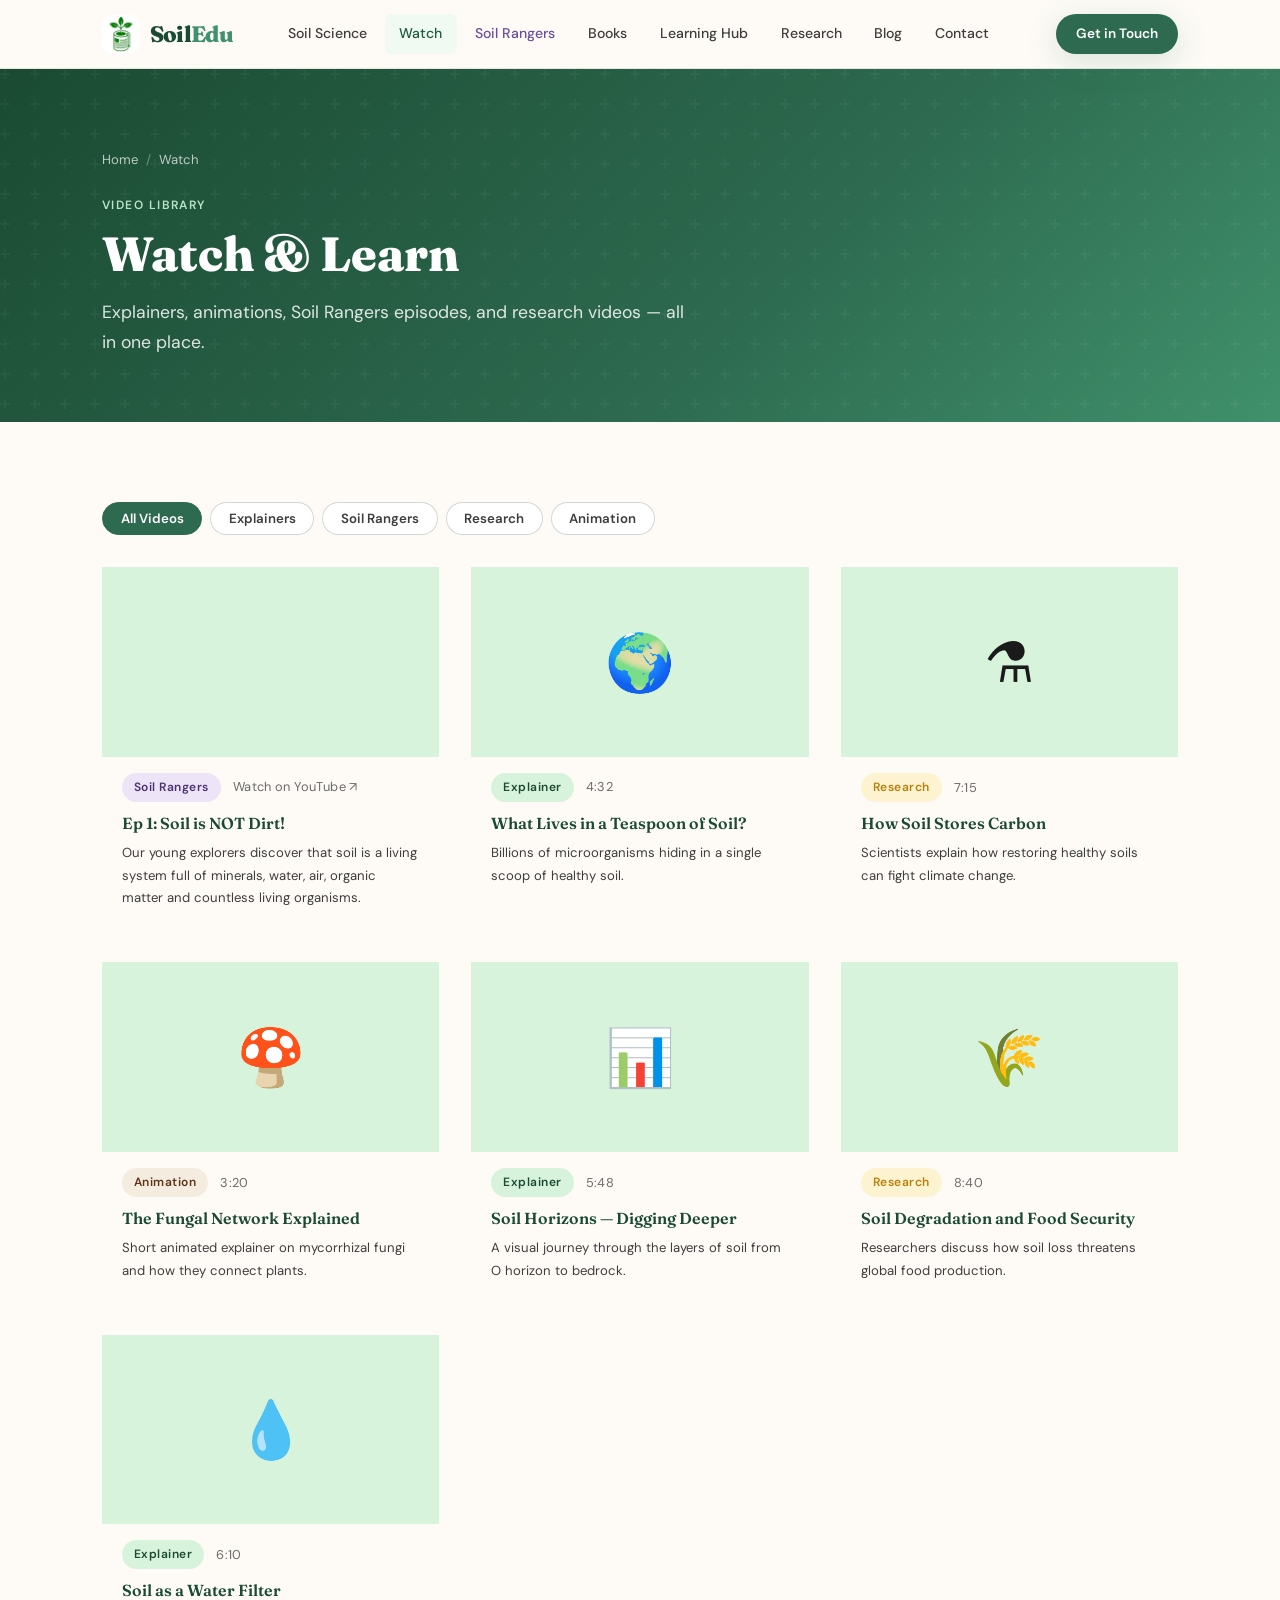
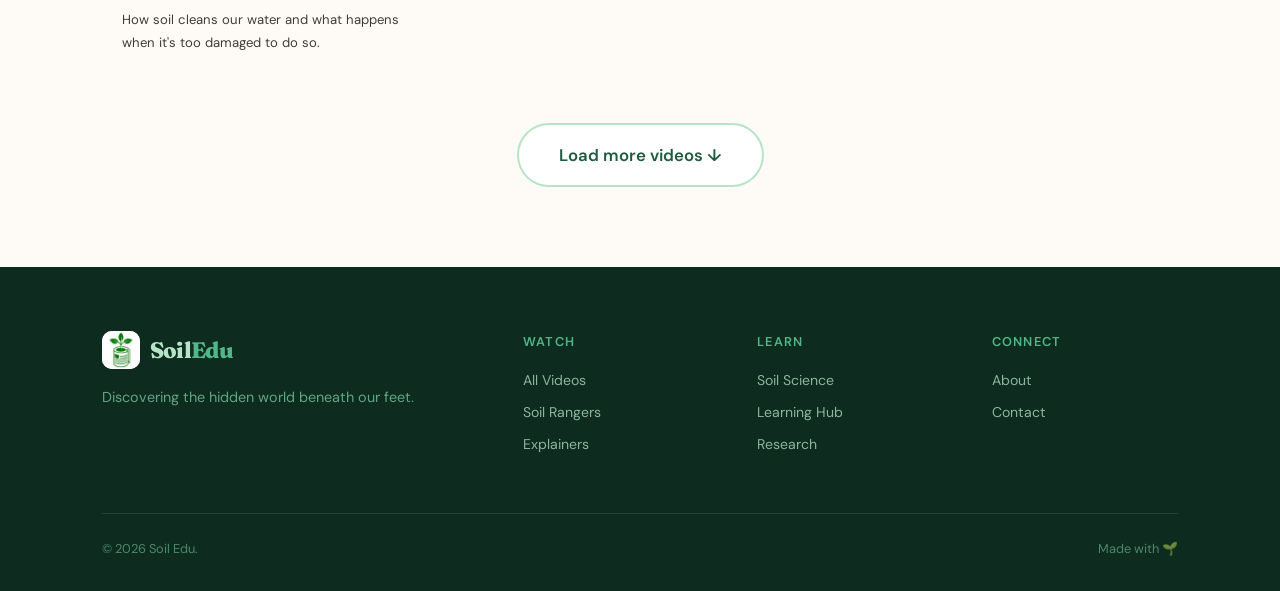
<file: pages/watch.html>
<!DOCTYPE html>
<html lang="en">
<head>
<meta charset="UTF-8">
<meta name="viewport" content="width=device-width, initial-scale=1.0">
<title>Watch — Soil Edu</title>
<link rel="stylesheet" href="../css/style.css">
<link rel="icon" type="image/png" href="../images/favicon.png">
<style>
.filter-bar{display:flex;gap:0.5rem;flex-wrap:wrap;margin-bottom:2rem}
.filter-btn{padding:0.45rem 1.1rem;border-radius:var(--radius-pill);font-size:0.83rem;font-weight:600;border:1.5px solid var(--border-mid);background:var(--white);color:var(--text-mid);transition:var(--transition);cursor:pointer}
.filter-btn.active,.filter-btn:hover{background:var(--green-600);color:white;border-color:var(--green-600)}
.vid-thumb{width:100%;aspect-ratio:16/9;background:var(--green-100);display:flex;align-items:center;justify-content:center;font-size:3.5rem;position:relative;overflow:hidden}
.vid-play-overlay{position:absolute;inset:0;background:rgba(0,0,0,0.2);display:flex;align-items:center;justify-content:center;opacity:0;transition:var(--transition)}
.vid-play-overlay .play{width:56px;height:56px;background:white;border-radius:50%;display:flex;align-items:center;justify-content:center;font-size:1.2rem;padding-left:4px}
.video-wrapper:hover .vid-play-overlay{opacity:1}
.playlist-item{display:flex;gap:1rem;align-items:center;padding:1rem;border-radius:var(--radius-md);transition:var(--transition);cursor:pointer;border:1px solid transparent}
.playlist-item:hover{background:var(--green-50);border-color:var(--border)}
.playlist-thumb{width:90px;height:54px;border-radius:var(--radius-sm);background:var(--green-100);display:flex;align-items:center;justify-content:center;font-size:1.6rem;flex-shrink:0}
.playlist-info h5{font-size:0.88rem;color:var(--green-800);margin-bottom:0.2rem}
.playlist-info span{font-size:0.75rem;color:var(--text-muted)}
</style>
</head>
<body>
<nav class="nav">
  <div class="nav-inner">
    <a href="../index.html" class="nav-logo"><div class="nav-logo-mark"><img src="../images/logo-mark.png" alt="Soil Edu logo" width="38" height="38"></div><span class="nav-logo-text">Soil<span>Edu</span></span></a>
    <div class="nav-links">
      <a href="soil-science.html" class="nav-link">Soil Science</a>
      <a href="watch.html" class="nav-link active">Watch</a>
      <a href="soil-rangers.html" class="nav-link rangers">Soil Rangers</a>
      <a href="books.html" class="nav-link">Books</a>
      <a href="learning-hub.html" class="nav-link">Learning Hub</a>
      <a href="research.html" class="nav-link">Research</a>
      <a href="blog.html" class="nav-link">Blog</a>
      <a href="contact.html" class="nav-link">Contact</a>
    </div>
    <a href="contact.html" class="btn btn-primary btn-sm nav-cta">Get in Touch</a>
    <div class="nav-hamburger"><span></span><span></span><span></span></div>
  </div>
  <div class="nav-mobile"><a href="../index.html" class="nav-link">Home</a><a href="watch.html" class="nav-link">Watch</a><a href="soil-rangers.html" class="nav-link">Soil Rangers</a></div>
</nav>

<div class="page-hero">
  <div class="container">
    <nav class="breadcrumb mb-3"><a href="../index.html">Home</a><span class="breadcrumb-sep">/</span><span>Watch</span></nav>
    <span class="eyebrow">Video Library</span>
    <h1>Watch & Learn</h1>
    <p>Explainers, animations, Soil Rangers episodes, and research videos — all in one place.</p>
  </div>
</div>

<section class="section">
  <div class="container">
    <div class="filter-bar">
      <button class="filter-btn active" onclick="filterVids('all',this)">All Videos</button>
      <button class="filter-btn" onclick="filterVids('explainer',this)">Explainers</button>
      <button class="filter-btn" onclick="filterVids('rangers',this)">Soil Rangers</button>
      <button class="filter-btn" onclick="filterVids('research',this)">Research</button>
      <button class="filter-btn" onclick="filterVids('animation',this)">Animation</button>
    </div>

    <div class="grid-3" id="video-grid">
      <div class="video-wrapper reveal reveal-delay-1" data-cat="rangers">
        <div class="vid-thumb"><iframe src="https://www.youtube-nocookie.com/embed/GiFAxo3YUXU" title="Soil Rangers Episode 1: Soil is NOT Dirt!" loading="lazy" style="position:absolute;inset:0;width:100%;height:100%;border:0" allow="accelerometer; clipboard-write; encrypted-media; gyroscope; picture-in-picture; web-share" referrerpolicy="strict-origin-when-cross-origin" allowfullscreen></iframe></div>
        <div style="padding:1rem 1.25rem 1.25rem">
          <div class="blog-meta"><span class="badge badge-purple">Soil Rangers</span><a href="https://www.youtube.com/watch?v=GiFAxo3YUXU" target="_blank" rel="noopener" class="caption">Watch on YouTube ↗</a></div>
          <h4 style="color:var(--green-800);margin-top:0.5rem;font-size:1rem">Ep 1: Soil is NOT Dirt!</h4>
          <p style="font-size:0.82rem;margin-top:0.3rem">Our young explorers discover that soil is a living system full of minerals, water, air, organic matter and countless living organisms.</p>
        </div>
      </div>
      <div class="video-wrapper reveal reveal-delay-2" data-cat="explainer">
        <div class="vid-thumb">🌍<div class="vid-play-overlay"><div class="play">▶</div></div></div>
        <div style="padding:1rem 1.25rem 1.25rem">
          <div class="blog-meta"><span class="badge badge-green">Explainer</span><span class="caption">4:32</span></div>
          <h4 style="color:var(--green-800);margin-top:0.5rem;font-size:1rem">What Lives in a Teaspoon of Soil?</h4>
          <p style="font-size:0.82rem;margin-top:0.3rem">Billions of microorganisms hiding in a single scoop of healthy soil.</p>
        </div>
      </div>
      <div class="video-wrapper reveal reveal-delay-3" data-cat="research">
        <div class="vid-thumb">⚗️<div class="vid-play-overlay"><div class="play">▶</div></div></div>
        <div style="padding:1rem 1.25rem 1.25rem">
          <div class="blog-meta"><span class="badge badge-gold">Research</span><span class="caption">7:15</span></div>
          <h4 style="color:var(--green-800);margin-top:0.5rem;font-size:1rem">How Soil Stores Carbon</h4>
          <p style="font-size:0.82rem;margin-top:0.3rem">Scientists explain how restoring healthy soils can fight climate change.</p>
        </div>
      </div>
      <div class="video-wrapper reveal reveal-delay-2" data-cat="animation">
        <div class="vid-thumb">🍄<div class="vid-play-overlay"><div class="play">▶</div></div></div>
        <div style="padding:1rem 1.25rem 1.25rem">
          <div class="blog-meta"><span class="badge badge-brown">Animation</span><span class="caption">3:20</span></div>
          <h4 style="color:var(--green-800);margin-top:0.5rem;font-size:1rem">The Fungal Network Explained</h4>
          <p style="font-size:0.82rem;margin-top:0.3rem">Short animated explainer on mycorrhizal fungi and how they connect plants.</p>
        </div>
      </div>
      <div class="video-wrapper reveal reveal-delay-3" data-cat="explainer">
        <div class="vid-thumb">📊<div class="vid-play-overlay"><div class="play">▶</div></div></div>
        <div style="padding:1rem 1.25rem 1.25rem">
          <div class="blog-meta"><span class="badge badge-green">Explainer</span><span class="caption">5:48</span></div>
          <h4 style="color:var(--green-800);margin-top:0.5rem;font-size:1rem">Soil Horizons — Digging Deeper</h4>
          <p style="font-size:0.82rem;margin-top:0.3rem">A visual journey through the layers of soil from O horizon to bedrock.</p>
        </div>
      </div>
      <div class="video-wrapper reveal reveal-delay-2" data-cat="research">
        <div class="vid-thumb">🌾<div class="vid-play-overlay"><div class="play">▶</div></div></div>
        <div style="padding:1rem 1.25rem 1.25rem">
          <div class="blog-meta"><span class="badge badge-gold">Research</span><span class="caption">8:40</span></div>
          <h4 style="color:var(--green-800);margin-top:0.5rem;font-size:1rem">Soil Degradation and Food Security</h4>
          <p style="font-size:0.82rem;margin-top:0.3rem">Researchers discuss how soil loss threatens global food production.</p>
        </div>
      </div>
      <div class="video-wrapper reveal reveal-delay-3" data-cat="explainer">
        <div class="vid-thumb">💧<div class="vid-play-overlay"><div class="play">▶</div></div></div>
        <div style="padding:1rem 1.25rem 1.25rem">
          <div class="blog-meta"><span class="badge badge-green">Explainer</span><span class="caption">6:10</span></div>
          <h4 style="color:var(--green-800);margin-top:0.5rem;font-size:1rem">Soil as a Water Filter</h4>
          <p style="font-size:0.82rem;margin-top:0.3rem">How soil cleans our water and what happens when it's too damaged to do so.</p>
        </div>
      </div>
    </div>

    <div style="text-align:center;margin-top:3rem">
      <a href="#" class="btn btn-secondary btn-lg">Load more videos ↓</a>
    </div>
  </div>
</section>

<footer class="footer">
  <div class="container">
    <div class="footer-grid">
      <div class="footer-brand"><div class="nav-logo"><div class="nav-logo-mark"><img src="../images/logo-mark.png" alt="Soil Edu logo" width="38" height="38"></div><span class="nav-logo-text" style="color:var(--green-200)">Soil<span style="color:var(--green-400)">Edu</span></span></div><p>Discovering the hidden world beneath our feet.</p></div>
      <div class="footer-col"><h5>Watch</h5><a href="watch.html">All Videos</a><a href="soil-rangers.html">Soil Rangers</a><a href="watch.html">Explainers</a></div>
      <div class="footer-col"><h5>Learn</h5><a href="soil-science.html">Soil Science</a><a href="learning-hub.html">Learning Hub</a><a href="research.html">Research</a></div>
      <div class="footer-col"><h5>Connect</h5><a href="about.html">About</a><a href="contact.html">Contact</a></div>
    </div>
    <div class="footer-bottom"><span>© 2026 Soil Edu.</span><span>Made with 🌱</span></div>
  </div>
</footer>
<script src="../js/main.js"></script>
<script>
function filterVids(cat, btn) {
  document.querySelectorAll('.filter-btn').forEach(b => b.classList.remove('active'));
  btn.classList.add('active');
  document.querySelectorAll('#video-grid .video-wrapper').forEach(v => {
    v.style.display = (cat === 'all' || v.dataset.cat === cat) ? '' : 'none';
  });
}
</script>
</body>
</html>
</file>
<file: css/style.css>
/* ============================================================
   SOIL EDU — Global Design System
   Organic · Educational · Nature-Inspired
   Fonts: Fraunces (display) + DM Sans (body)
   ============================================================ */

@import url('https://fonts.googleapis.com/css2?family=Fraunces:ital,opsz,wght@0,9..144,300;0,9..144,600;0,9..144,800;1,9..144,400&family=DM+Sans:ital,opsz,wght@0,9..40,300;0,9..40,400;0,9..40,500;0,9..40,600;1,9..40,400&display=swap');

/* ── TOKENS ─────────────────────────────────────────────── */
:root {
  --green-900: #0d2b1f;
  --green-800: #1a4a32;
  --green-700: #1f5c3e;
  --green-600: #2d6a4f;
  --green-500: #40916c;
  --green-400: #52b788;
  --green-300: #74c69d;
  --green-200: #b7e4c7;
  --green-100: #d8f3dc;
  --green-50:  #f0faf3;

  --brown-900: #3b1f0d;
  --brown-800: #5c3416;
  --brown-700: #7a4520;
  --brown-600: #8b5e3c;
  --brown-500: #a67c52;
  --brown-400: #c49a6c;
  --brown-300: #ddb892;
  --brown-200: #eddabd;
  --brown-100: #f5ece0;
  --brown-50:  #fdf8f2;

  --gold-600:  #b5810d;
  --gold-500:  #d4a017;
  --gold-400:  #e8b931;
  --gold-300:  #f5cf6b;
  --gold-200:  #fae09e;
  --gold-100:  #fef3d0;

  --purple-700: #4a3170;
  --purple-600: #6a4c9c;
  --purple-500: #8b67c4;
  --purple-300: #c77dff;
  --purple-100: #ede4f8;

  --soil-dark:  #3d2b1f;
  --soil-mid:   #6b4226;
  --soil-light: #a0785a;

  --cream:      #fefbf6;
  --white:      #ffffff;
  --text-dark:  #1a1a1a;
  --text-mid:   #3d3d3d;
  --text-muted: #6b6b6b;
  --text-light: #9a9a9a;
  --border:     rgba(43,78,60,0.12);
  --border-mid: rgba(43,78,60,0.22);

  --font-display: 'Fraunces', Georgia, serif;
  --font-body:    'DM Sans', system-ui, sans-serif;

  --radius-sm:  6px;
  --radius-md:  12px;
  --radius-lg:  20px;
  --radius-xl:  32px;
  --radius-pill:9999px;

  --shadow-sm:  0 2px 8px rgba(0,0,0,0.06);
  --shadow-md:  0 4px 20px rgba(0,0,0,0.10);
  --shadow-lg:  0 12px 40px rgba(0,0,0,0.14);
  --shadow-green: 0 8px 32px rgba(45,106,79,0.18);

  --transition: 0.25s cubic-bezier(0.4,0,0.2,1);

  --container: 1140px;
  --container-sm: 760px;
}

/* ── RESET ──────────────────────────────────────────────── */
*, *::before, *::after { box-sizing: border-box; margin: 0; padding: 0; }
html { scroll-behavior: smooth; font-size: 16px; }
body {
  font-family: var(--font-body);
  background: var(--cream);
  color: var(--text-dark);
  line-height: 1.7;
  -webkit-font-smoothing: antialiased;
}
img { max-width: 100%; height: auto; display: block; }
a { color: inherit; text-decoration: none; }
button { cursor: pointer; border: none; background: none; font-family: inherit; }
ul, ol { list-style: none; }

/* ── TYPOGRAPHY ─────────────────────────────────────────── */
.display-xl { font-family: var(--font-display); font-size: clamp(3rem,7vw,5.5rem); font-weight: 800; line-height: 1.05; letter-spacing: -0.02em; }
.display-lg { font-family: var(--font-display); font-size: clamp(2.2rem,5vw,3.8rem); font-weight: 800; line-height: 1.1;  letter-spacing: -0.02em; }
.display-md { font-family: var(--font-display); font-size: clamp(1.6rem,3.5vw,2.6rem); font-weight: 600; line-height: 1.2;  letter-spacing: -0.015em; }
.display-sm { font-family: var(--font-display); font-size: clamp(1.2rem,2.5vw,1.8rem); font-weight: 600; line-height: 1.3; }

h1, h2, h3, h4, h5 { font-family: var(--font-display); }
h1 { font-size: clamp(2rem,4.5vw,3.2rem); font-weight: 800; line-height: 1.1; }
h2 { font-size: clamp(1.5rem,3vw,2.2rem); font-weight: 600; line-height: 1.2; }
h3 { font-size: clamp(1.1rem,2vw,1.5rem); font-weight: 600; line-height: 1.3; }
h4 { font-size: 1.1rem; font-weight: 600; }
p  { font-size: 1rem; line-height: 1.75; color: var(--text-mid); }
.lead { font-size: 1.15rem; line-height: 1.8; color: var(--text-mid); }
.caption { font-size: 0.8rem; color: var(--text-muted); letter-spacing: 0.03em; }
.eyebrow { font-family: var(--font-body); font-size: 0.75rem; font-weight: 600; letter-spacing: 0.12em; text-transform: uppercase; color: var(--green-500); }

/* ── LAYOUT ─────────────────────────────────────────────── */
.container { max-width: var(--container); margin: 0 auto; padding: 0 2rem; }
.container-sm { max-width: var(--container-sm); margin: 0 auto; padding: 0 2rem; }
.section { padding: 5rem 0; }
.section-sm { padding: 3rem 0; }
.section-lg { padding: 7rem 0; }
.grid-2 { display: grid; grid-template-columns: repeat(2, 1fr); gap: 2rem; }
.grid-3 { display: grid; grid-template-columns: repeat(3, 1fr); gap: 2rem; }
.grid-4 { display: grid; grid-template-columns: repeat(4, 1fr); gap: 1.5rem; }
.flex { display: flex; }
.flex-center { display: flex; align-items: center; justify-content: center; }
.flex-between { display: flex; align-items: center; justify-content: space-between; }
.gap-1 { gap: 0.5rem; } .gap-2 { gap: 1rem; } .gap-3 { gap: 1.5rem; } .gap-4 { gap: 2rem; }
.text-center { text-align: center; }
.mt-1 { margin-top: 0.5rem; } .mt-2 { margin-top: 1rem; } .mt-3 { margin-top: 1.5rem; }
.mt-4 { margin-top: 2rem; } .mt-6 { margin-top: 3rem; } .mt-8 { margin-top: 4rem; }
.mb-1 { margin-bottom: 0.5rem; } .mb-2 { margin-bottom: 1rem; } .mb-3 { margin-bottom: 1.5rem; }
.mb-4 { margin-bottom: 2rem; } .mb-6 { margin-bottom: 3rem; }

/* ── BUTTONS ─────────────────────────────────────────────── */
.btn {
  display: inline-flex; align-items: center; gap: 0.5rem;
  padding: 0.75rem 1.75rem; border-radius: var(--radius-pill);
  font-family: var(--font-body); font-size: 0.95rem; font-weight: 600;
  transition: var(--transition); white-space: nowrap;
}
.btn-primary {
  background: var(--green-600); color: var(--white);
  box-shadow: var(--shadow-green);
}
.btn-primary:hover { background: var(--green-700); transform: translateY(-2px); box-shadow: 0 12px 36px rgba(45,106,79,0.28); }
.btn-secondary {
  background: var(--white); color: var(--green-700);
  border: 2px solid var(--green-200);
}
.btn-secondary:hover { border-color: var(--green-500); background: var(--green-50); transform: translateY(-2px); }
.btn-gold {
  background: var(--gold-500); color: var(--white);
  box-shadow: 0 8px 24px rgba(212,160,23,0.28);
}
.btn-gold:hover { background: var(--gold-600); transform: translateY(-2px); }
.btn-ghost { color: var(--green-600); border: 2px solid transparent; }
.btn-ghost:hover { border-color: var(--green-200); background: var(--green-50); }
.btn-sm { padding: 0.5rem 1.25rem; font-size: 0.85rem; }
.btn-lg { padding: 1rem 2.5rem; font-size: 1.05rem; }

/* ── BADGE / PILL ────────────────────────────────────────── */
.badge {
  display: inline-flex; align-items: center; gap: 0.3rem;
  padding: 0.25rem 0.75rem; border-radius: var(--radius-pill);
  font-size: 0.75rem; font-weight: 600; letter-spacing: 0.04em;
}
.badge-green  { background: var(--green-100);  color: var(--green-800); }
.badge-brown  { background: var(--brown-100);  color: var(--brown-800); }
.badge-gold   { background: var(--gold-100);   color: var(--gold-600); }
.badge-purple { background: var(--purple-100); color: var(--purple-700); }
.badge-soil   { background: var(--brown-200);  color: var(--soil-dark); }

/* ── CARDS ───────────────────────────────────────────────── */
.card {
  background: var(--white); border-radius: var(--radius-lg);
  border: 1px solid var(--border); overflow: hidden;
  transition: var(--transition);
}
.card:hover { box-shadow: var(--shadow-md); transform: translateY(-4px); border-color: var(--border-mid); }
.card-body { padding: 1.5rem; }
.card-img { width: 100%; height: 200px; object-fit: cover; }

/* ── SECTION HEADERS ─────────────────────────────────────── */
.section-header { margin-bottom: 3rem; }
.section-header.center { text-align: center; }
.section-header h2 { color: var(--green-800); margin-top: 0.5rem; }
.section-header p { margin-top: 0.75rem; max-width: 600px; }
.section-header.center p { margin-inline: auto; }

/* ── DIVIDER ─────────────────────────────────────────────── */
.divider-soil {
  height: 80px; overflow: hidden; line-height: 0;
}
.divider-soil svg { display: block; width: 100%; height: 100%; }

/* ── SOIL TEXTURE BG ─────────────────────────────────────── */
.bg-soil { background: linear-gradient(180deg, var(--brown-800) 0%, var(--soil-dark) 100%); }
.bg-green { background: var(--green-600); }
.bg-green-light { background: var(--green-50); }
.bg-cream { background: var(--cream); }
.bg-white { background: var(--white); }
.bg-dark  { background: var(--green-900); }

/* ── NAV ──────────────────────────────────────────────────── */
.nav {
  position: sticky; top: 0; z-index: 100;
  background: rgba(254,251,246,0.95);
  backdrop-filter: blur(12px);
  border-bottom: 1px solid var(--border);
}
.nav-inner {
  display: flex; align-items: center; justify-content: space-between;
  height: 68px; max-width: var(--container); margin: 0 auto; padding: 0 2rem;
}
.nav-logo {
  display: flex; align-items: center; gap: 0.6rem;
}
.nav-logo-mark {
  width: 38px; height: 38px; border-radius: 10px;
  background: #fff; display: flex; align-items: center; justify-content: center;
  overflow: hidden; flex-shrink: 0;
}
.nav-logo-mark img { width: 100%; height: 100%; object-fit: contain; display: block; }
.nav-logo-text {
  font-family: var(--font-display); font-weight: 800; font-size: 1.4rem;
  color: var(--green-800); letter-spacing: -0.03em;
}
.nav-logo-text span { color: var(--green-500); }
.nav-links { display: flex; align-items: center; gap: 0.25rem; }
.nav-link {
  padding: 0.5rem 0.9rem; border-radius: var(--radius-sm);
  font-size: 0.88rem; font-weight: 500; color: var(--text-mid);
  transition: var(--transition);
}
.nav-link:hover, .nav-link.active { color: var(--green-700); background: var(--green-50); }
.nav-link.rangers { color: var(--purple-600); }
.nav-link.rangers:hover { background: var(--purple-100); }
.nav-cta { margin-left: 0.75rem; }
.nav-hamburger { display: none; flex-direction: column; gap: 5px; padding: 8px; cursor: pointer; }
.nav-hamburger span { display: block; width: 22px; height: 2px; background: var(--green-700); border-radius: 2px; transition: var(--transition); }

/* ── FOOTER ──────────────────────────────────────────────── */
.footer {
  background: var(--green-900);
  color: var(--green-200);
  padding: 4rem 0 2rem;
}
.footer-grid {
  display: grid; grid-template-columns: 2fr 1fr 1fr 1fr;
  gap: 3rem; padding-bottom: 3rem;
  border-bottom: 1px solid rgba(255,255,255,0.1);
}
.footer-brand p { font-size: 0.9rem; margin-top: 1rem; color: var(--green-300); opacity: 0.8; line-height: 1.7; }
.footer-col h5 { font-family: var(--font-body); font-size: 0.8rem; font-weight: 600; letter-spacing: 0.1em; text-transform: uppercase; color: var(--green-400); margin-bottom: 1rem; }
.footer-col a { display: block; font-size: 0.88rem; color: var(--green-200); opacity: 0.75; margin-bottom: 0.5rem; transition: var(--transition); }
.footer-col a:hover { opacity: 1; color: var(--white); }
.footer-bottom { display: flex; justify-content: space-between; align-items: center; padding-top: 1.5rem; font-size: 0.8rem; color: var(--green-300); opacity: 0.6; flex-wrap: wrap; gap: 1rem; }
.footer-socials { display: flex; gap: 0.75rem; margin-top: 1.2rem; }
.footer-social { width: 36px; height: 36px; border-radius: var(--radius-sm); background: rgba(255,255,255,0.08); display: flex; align-items: center; justify-content: center; font-size: 0.9rem; color: var(--green-200); transition: var(--transition); }
.footer-social:hover { background: var(--green-600); color: var(--white); }

/* ── HERO ─────────────────────────────────────────────────── */
.hero {
  position: relative; overflow: hidden;
  min-height: 92vh;
  display: flex; flex-direction: column;
}
.hero-above {
  background: linear-gradient(160deg, #e8f5e2 0%, #c8e6c9 40%, #a5d6a7 100%);
  flex: 1; position: relative; display: flex; align-items: center;
  padding: 5rem 0 3rem;
}
.hero-below {
  position: relative; overflow: hidden;
  background: linear-gradient(180deg, #5d3a1a 0%, #3b2510 40%, #261808 100%);
  height: 340px;
}
.hero-content { position: relative; z-index: 2; max-width: var(--container); margin: 0 auto; padding: 0 2rem; }
.hero-tagline { font-size: 0.8rem; font-weight: 600; letter-spacing: 0.15em; text-transform: uppercase; color: var(--green-700); background: var(--green-100); display: inline-block; padding: 0.35rem 1rem; border-radius: var(--radius-pill); margin-bottom: 1.2rem; }
.hero-title { font-family: var(--font-display); font-size: clamp(3rem,6vw,5rem); font-weight: 800; line-height: 1.05; letter-spacing: -0.025em; color: var(--green-900); }
.hero-title em { font-style: italic; color: var(--green-600); }
.hero-subtitle { font-size: 1.15rem; color: var(--green-800); margin: 1.5rem 0 2rem; max-width: 540px; line-height: 1.75; }
.hero-actions { display: flex; gap: 1rem; flex-wrap: wrap; }
.hero-scene { position: absolute; right: 0; top: 0; height: 100%; width: 50%; pointer-events: none; }

/* ── UNDERGROUND ILLUSTRATION ───────────────────────────── */
.underground { width: 100%; height: 100%; position: relative; }
.soil-layer { position: absolute; left: 0; right: 0; }
.roots-svg { position: absolute; top: 0; left: 0; right: 0; bottom: 0; }

/* ── PAGE HERO (inner pages) ─────────────────────────────── */
.page-hero {
  background: linear-gradient(135deg, var(--green-800) 0%, var(--green-600) 60%, var(--green-500) 100%);
  padding: 5rem 0 4rem; position: relative; overflow: hidden;
  color: var(--white);
}
.page-hero::before {
  content: ''; position: absolute; inset: 0;
  background: url("data:image/svg+xml,%3Csvg width='60' height='60' viewBox='0 0 60 60' xmlns='http://www.w3.org/2000/svg'%3E%3Cg fill='none' fill-rule='evenodd'%3E%3Cg fill='%23ffffff' fill-opacity='0.04'%3E%3Cpath d='M36 34v-4h-2v4h-4v2h4v4h2v-4h4v-2h-4zm0-30V0h-2v4h-4v2h4v4h2V6h4V4h-4zM6 34v-4H4v4H0v2h4v4h2v-4h4v-2H6zM6 4V0H4v4H0v2h4v4h2V6h4V4H6z'/%3E%3C/g%3E%3C/g%3E%3C/svg%3E");
}
.page-hero .eyebrow { color: var(--green-200); margin-bottom: 0.75rem; display: block; }
.page-hero h1 { color: var(--white); font-size: clamp(2rem,4vw,3rem); }
.page-hero p { color: rgba(255,255,255,0.85); max-width: 600px; font-size: 1.1rem; margin-top: 1rem; }
.page-hero-purple {
  background: linear-gradient(135deg, var(--purple-700) 0%, var(--purple-600) 60%, var(--purple-500) 100%);
}

/* ── FEATURE STRIP ───────────────────────────────────────── */
.feature-icon {
  width: 56px; height: 56px; border-radius: var(--radius-md);
  display: flex; align-items: center; justify-content: center;
  font-size: 1.5rem; margin-bottom: 1.2rem;
  background: var(--green-100); flex-shrink: 0;
}
.feature-icon.brown { background: var(--brown-100); }
.feature-icon.gold  { background: var(--gold-100); }
.feature-icon.purple{ background: var(--purple-100); }

/* ── ARTICLE / CONTENT ───────────────────────────────────── */
.prose h3 { color: var(--green-800); margin: 2rem 0 0.75rem; }
.prose p  { margin-bottom: 1.25rem; }
.prose ul { margin: 1rem 0 1.25rem 1.5rem; list-style: disc; }
.prose ul li { margin-bottom: 0.4rem; color: var(--text-mid); }
.callout {
  background: var(--green-50); border-left: 4px solid var(--green-400);
  border-radius: 0 var(--radius-md) var(--radius-md) 0;
  padding: 1.25rem 1.5rem; margin: 2rem 0;
}
.callout.brown { background: var(--brown-50); border-color: var(--brown-400); }
.callout.gold  { background: var(--gold-100); border-color: var(--gold-400); }
.callout strong { color: var(--green-700); }

/* ── VIDEO CARD ──────────────────────────────────────────── */
.video-card { position: relative; border-radius: var(--radius-lg); overflow: hidden; cursor: pointer; }
.video-thumb { width: 100%; aspect-ratio: 16/9; object-fit: cover; background: var(--green-200); display: flex; align-items: center; justify-content: center; font-size: 3rem; }
.video-play {
  position: absolute; top: 50%; left: 50%; transform: translate(-50%,-50%);
  width: 56px; height: 56px; border-radius: 50%;
  background: var(--white); color: var(--green-700);
  display: flex; align-items: center; justify-content: center;
  font-size: 1.2rem; padding-left: 4px;
  box-shadow: var(--shadow-lg); transition: var(--transition);
}
.video-card:hover .video-play { transform: translate(-50%,-50%) scale(1.1); background: var(--green-600); color: var(--white); }
.video-meta { padding: 1rem 0 0.5rem; }

/* ── RESOURCE CARD ───────────────────────────────────────── */
.resource-card {
  background: var(--white); border-radius: var(--radius-lg);
  border: 1px solid var(--border); padding: 1.5rem;
  display: flex; flex-direction: column; gap: 0.75rem;
  transition: var(--transition);
}
.resource-card:hover { box-shadow: var(--shadow-md); transform: translateY(-3px); }
.resource-icon { font-size: 2rem; }
.resource-card h4 { color: var(--green-800); }
.resource-card p { font-size: 0.88rem; }
.resource-footer { display: flex; justify-content: space-between; align-items: center; margin-top: auto; padding-top: 0.75rem; border-top: 1px solid var(--border); }

/* ── TEAM / PERSON CARD ──────────────────────────────────── */
.person-card { text-align: center; }
.person-avatar {
  width: 80px; height: 80px; border-radius: 50%;
  background: var(--green-200); display: flex; align-items: center; justify-content: center;
  font-size: 2rem; margin: 0 auto 1rem;
  border: 3px solid var(--green-300);
}

/* ── STATS ───────────────────────────────────────────────── */
.stat-block { text-align: center; padding: 2rem; }
.stat-block .number { font-family: var(--font-display); font-size: 3rem; font-weight: 800; color: var(--green-600); line-height: 1; }
.stat-block .label  { font-size: 0.9rem; color: var(--text-muted); margin-top: 0.5rem; }

/* ── TOPIC CARD (Soil Science) ───────────────────────────── */
.topic-card {
  background: var(--white); border-radius: var(--radius-lg);
  border: 1px solid var(--border); padding: 2rem 1.75rem;
  transition: var(--transition); position: relative; overflow: hidden;
}
.topic-card::before {
  content: ''; position: absolute; top: 0; left: 0; right: 0; height: 4px;
  background: var(--green-400);
}
.topic-card:hover { box-shadow: var(--shadow-md); transform: translateY(-4px); }
.topic-emoji { font-size: 2.5rem; margin-bottom: 1rem; display: block; }
.topic-card h3 { color: var(--green-800); font-size: 1.2rem; }
.topic-card p { font-size: 0.9rem; margin-top: 0.5rem; }

/* ── CHARACTER CARD ──────────────────────────────────────── */
.character-card {
  background: var(--white); border-radius: var(--radius-xl);
  border: 2px solid var(--purple-100); padding: 2rem;
  text-align: center; transition: var(--transition);
}
.character-card:hover { border-color: var(--purple-300); box-shadow: 0 8px 32px rgba(106,76,156,0.15); transform: translateY(-4px); }
.character-avatar { font-size: 4rem; margin-bottom: 1rem; }
.character-card h3 { color: var(--purple-700); }
.character-card .role { font-size: 0.82rem; color: var(--purple-500); font-weight: 600; letter-spacing: 0.06em; text-transform: uppercase; }
.character-card p { font-size: 0.88rem; margin-top: 0.75rem; }

/* ── NEWSLETTER ──────────────────────────────────────────── */
.newsletter-section {
  background: linear-gradient(135deg, var(--green-800), var(--green-600));
  border-radius: var(--radius-xl); padding: 3.5rem; color: var(--white);
  position: relative; overflow: hidden;
}
.newsletter-section::before {
  content: '🌱'; position: absolute; right: 2rem; bottom: -1rem;
  font-size: 8rem; opacity: 0.08; pointer-events: none;
}
.newsletter-form { display: flex; gap: 0.75rem; margin-top: 1.5rem; flex-wrap: wrap; }
.newsletter-input {
  flex: 1; min-width: 240px; padding: 0.8rem 1.25rem;
  border-radius: var(--radius-pill); border: 2px solid rgba(255,255,255,0.3);
  background: rgba(255,255,255,0.15); color: var(--white);
  font-family: var(--font-body); font-size: 0.95rem; outline: none;
  transition: var(--transition);
}
.newsletter-input::placeholder { color: rgba(255,255,255,0.6); }
.newsletter-input:focus { border-color: rgba(255,255,255,0.7); background: rgba(255,255,255,0.25); }

/* ── FORM ────────────────────────────────────────────────── */
.form-group { margin-bottom: 1.25rem; }
.form-label { display: block; font-size: 0.88rem; font-weight: 600; color: var(--green-800); margin-bottom: 0.4rem; }
.form-input, .form-select, .form-textarea {
  width: 100%; padding: 0.75rem 1rem;
  border: 1.5px solid var(--border-mid); border-radius: var(--radius-md);
  background: var(--white); font-family: var(--font-body); font-size: 0.95rem;
  color: var(--text-dark); outline: none; transition: var(--transition);
}
.form-input:focus, .form-select:focus, .form-textarea:focus { border-color: var(--green-500); box-shadow: 0 0 0 3px rgba(64,145,108,0.12); }
.form-textarea { resize: vertical; min-height: 120px; }
.form-select { appearance: none; background-image: url("data:image/svg+xml,%3Csvg xmlns='http://www.w3.org/2000/svg' width='12' height='12' viewBox='0 0 12 12'%3E%3Cpath fill='%232d6a4f' d='M6 8L1 3h10z'/%3E%3C/svg%3E"); background-repeat: no-repeat; background-position: right 1rem center; }

/* ── BLOG ────────────────────────────────────────────────── */
.blog-card .blog-img { width: 100%; height: 220px; object-fit: cover; background: var(--green-100); display: flex; align-items: center; justify-content: center; font-size: 4rem; }
.blog-meta { display: flex; gap: 0.75rem; align-items: center; flex-wrap: wrap; margin-bottom: 0.5rem; }
.blog-meta .date { font-size: 0.78rem; color: var(--text-muted); }
.blog-card h3 { color: var(--green-800); margin: 0.5rem 0; font-size: 1.1rem; }
.blog-card h3 a:hover { color: var(--green-600); }

/* ── PROGRESS / LAYER INDICATOR ─────────────────────────── */
.soil-layers-viz { display: flex; flex-direction: column; gap: 0; border-radius: var(--radius-lg); overflow: hidden; }
.layer-strip { padding: 1.25rem 1.5rem; display: flex; align-items: center; gap: 1rem; }
.layer-strip .layer-dot { width: 14px; height: 14px; border-radius: 50%; flex-shrink: 0; }
.layer-strip h4 { font-size: 0.95rem; font-weight: 600; margin: 0; }
.layer-strip p  { font-size: 0.82rem; margin: 0; opacity: 0.85; }

/* ── TABS ────────────────────────────────────────────────── */
.tabs { display: flex; gap: 0.25rem; border-bottom: 2px solid var(--border); margin-bottom: 2rem; overflow-x: auto; }
.tab-btn {
  padding: 0.75rem 1.25rem; font-size: 0.88rem; font-weight: 500;
  color: var(--text-muted); border-bottom: 3px solid transparent;
  margin-bottom: -2px; white-space: nowrap; transition: var(--transition);
}
.tab-btn:hover { color: var(--green-600); }
.tab-btn.active { color: var(--green-700); border-bottom-color: var(--green-600); font-weight: 600; }
.tab-panel { display: none; }
.tab-panel.active { display: block; }

/* ── BREADCRUMB ──────────────────────────────────────────── */
.breadcrumb { display: flex; gap: 0.5rem; align-items: center; font-size: 0.82rem; color: rgba(255,255,255,0.7); }
.breadcrumb a { color: rgba(255,255,255,0.7); }
.breadcrumb a:hover { color: var(--white); }
.breadcrumb-sep { opacity: 0.5; }

/* ── SCROLL ANIMATIONS ───────────────────────────────────── */
.reveal { opacity: 0; transform: translateY(24px); transition: opacity 0.6s ease, transform 0.6s ease; }
.reveal.visible { opacity: 1; transform: translateY(0); }
.reveal-delay-1 { transition-delay: 0.1s; }
.reveal-delay-2 { transition-delay: 0.2s; }
.reveal-delay-3 { transition-delay: 0.3s; }
.reveal-delay-4 { transition-delay: 0.4s; }

/* ── MOBILE NAV OPEN ─────────────────────────────────────── */
.nav-mobile {
  display: none; flex-direction: column;
  background: var(--cream); border-top: 1px solid var(--border);
  padding: 1rem 2rem;
}
.nav-mobile.open { display: flex; }
.nav-mobile .nav-link { padding: 0.6rem 0; border-radius: 0; font-size: 1rem; }

/* ── RESPONSIVE ──────────────────────────────────────────── */
@media (max-width: 1024px) {
  .footer-grid { grid-template-columns: 1fr 1fr; }
}
@media (max-width: 768px) {
  .grid-2, .grid-3, .grid-4 { grid-template-columns: 1fr; }
  .nav-links, .nav-cta { display: none; }
  .nav-hamburger { display: flex; }
  .hero-scene { display: none; }
  .footer-grid { grid-template-columns: 1fr; gap: 2rem; }
  .footer-bottom { flex-direction: column; text-align: center; }
  .newsletter-section { padding: 2.5rem 1.5rem; }
  .section { padding: 3.5rem 0; }
}
@media (max-width: 480px) {
  .container { padding: 0 1.25rem; }
  .btn-lg { padding: 0.9rem 1.75rem; }
}
</file>
